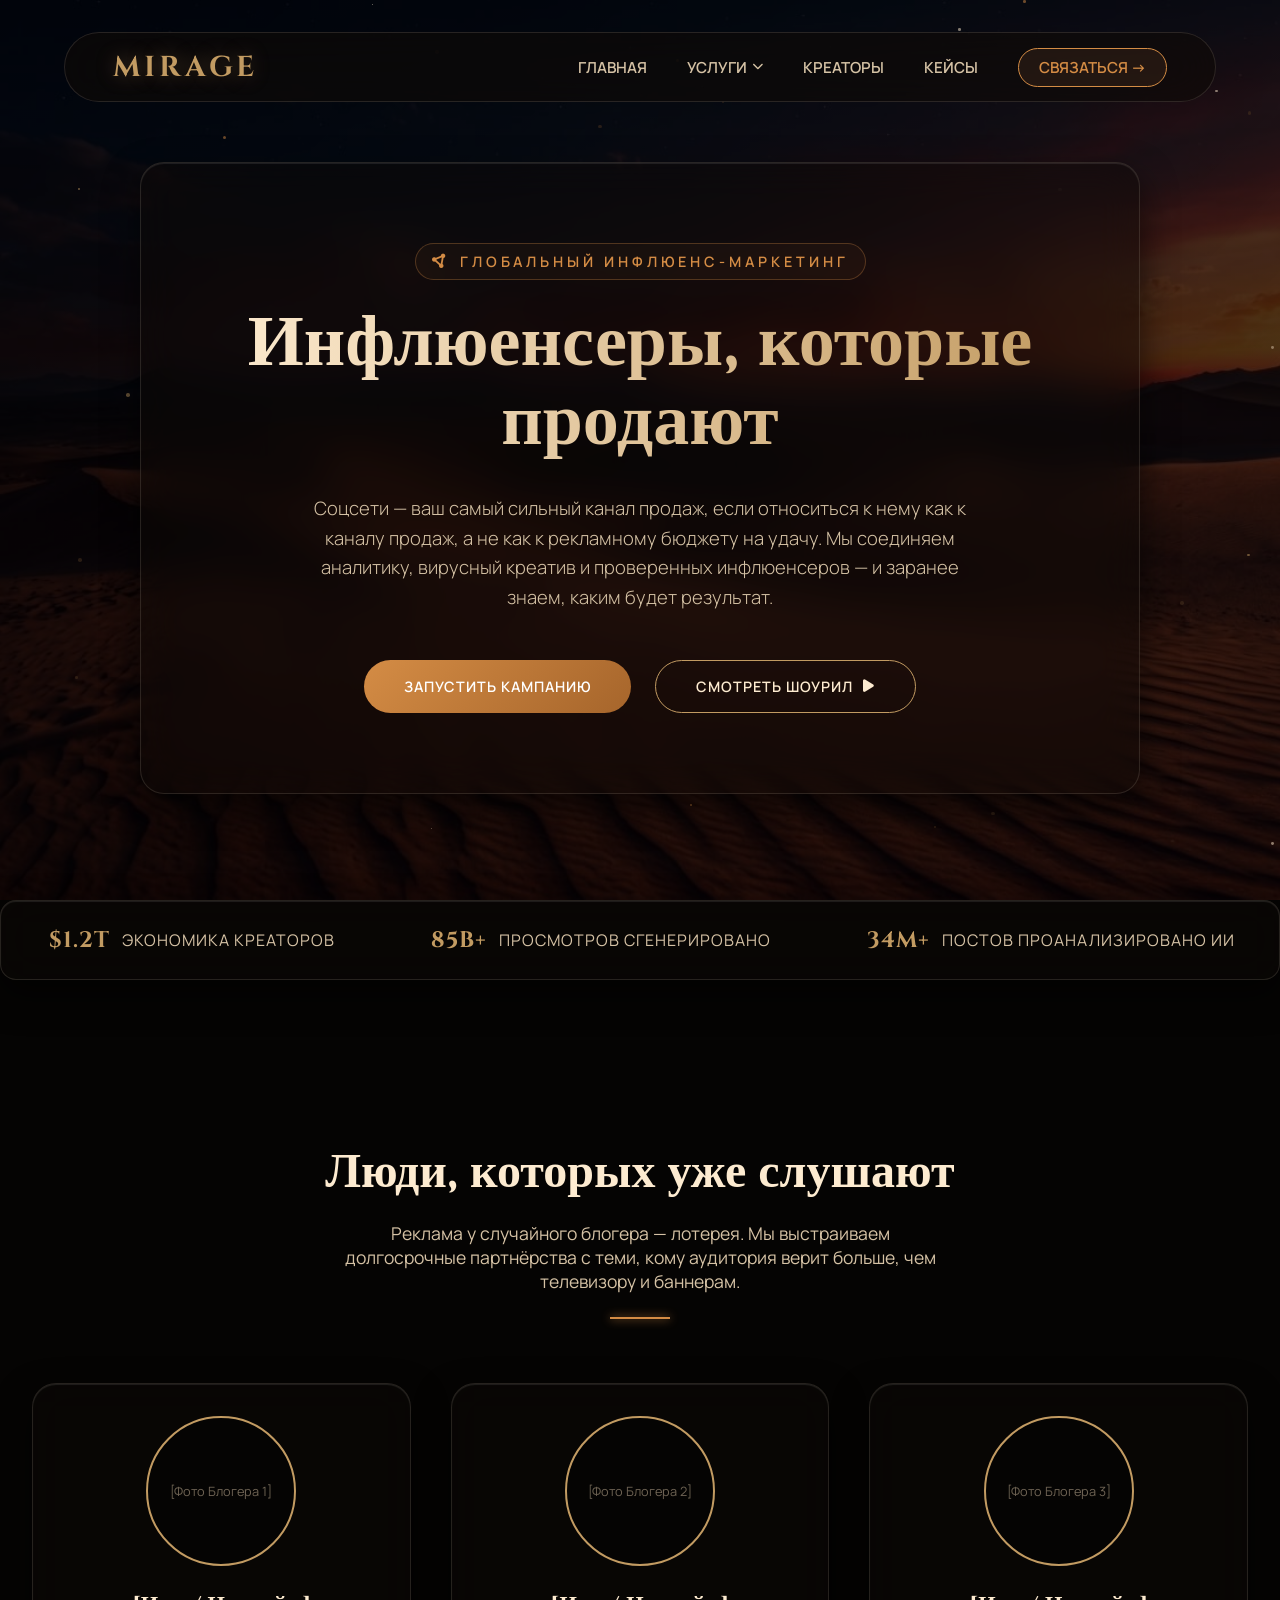
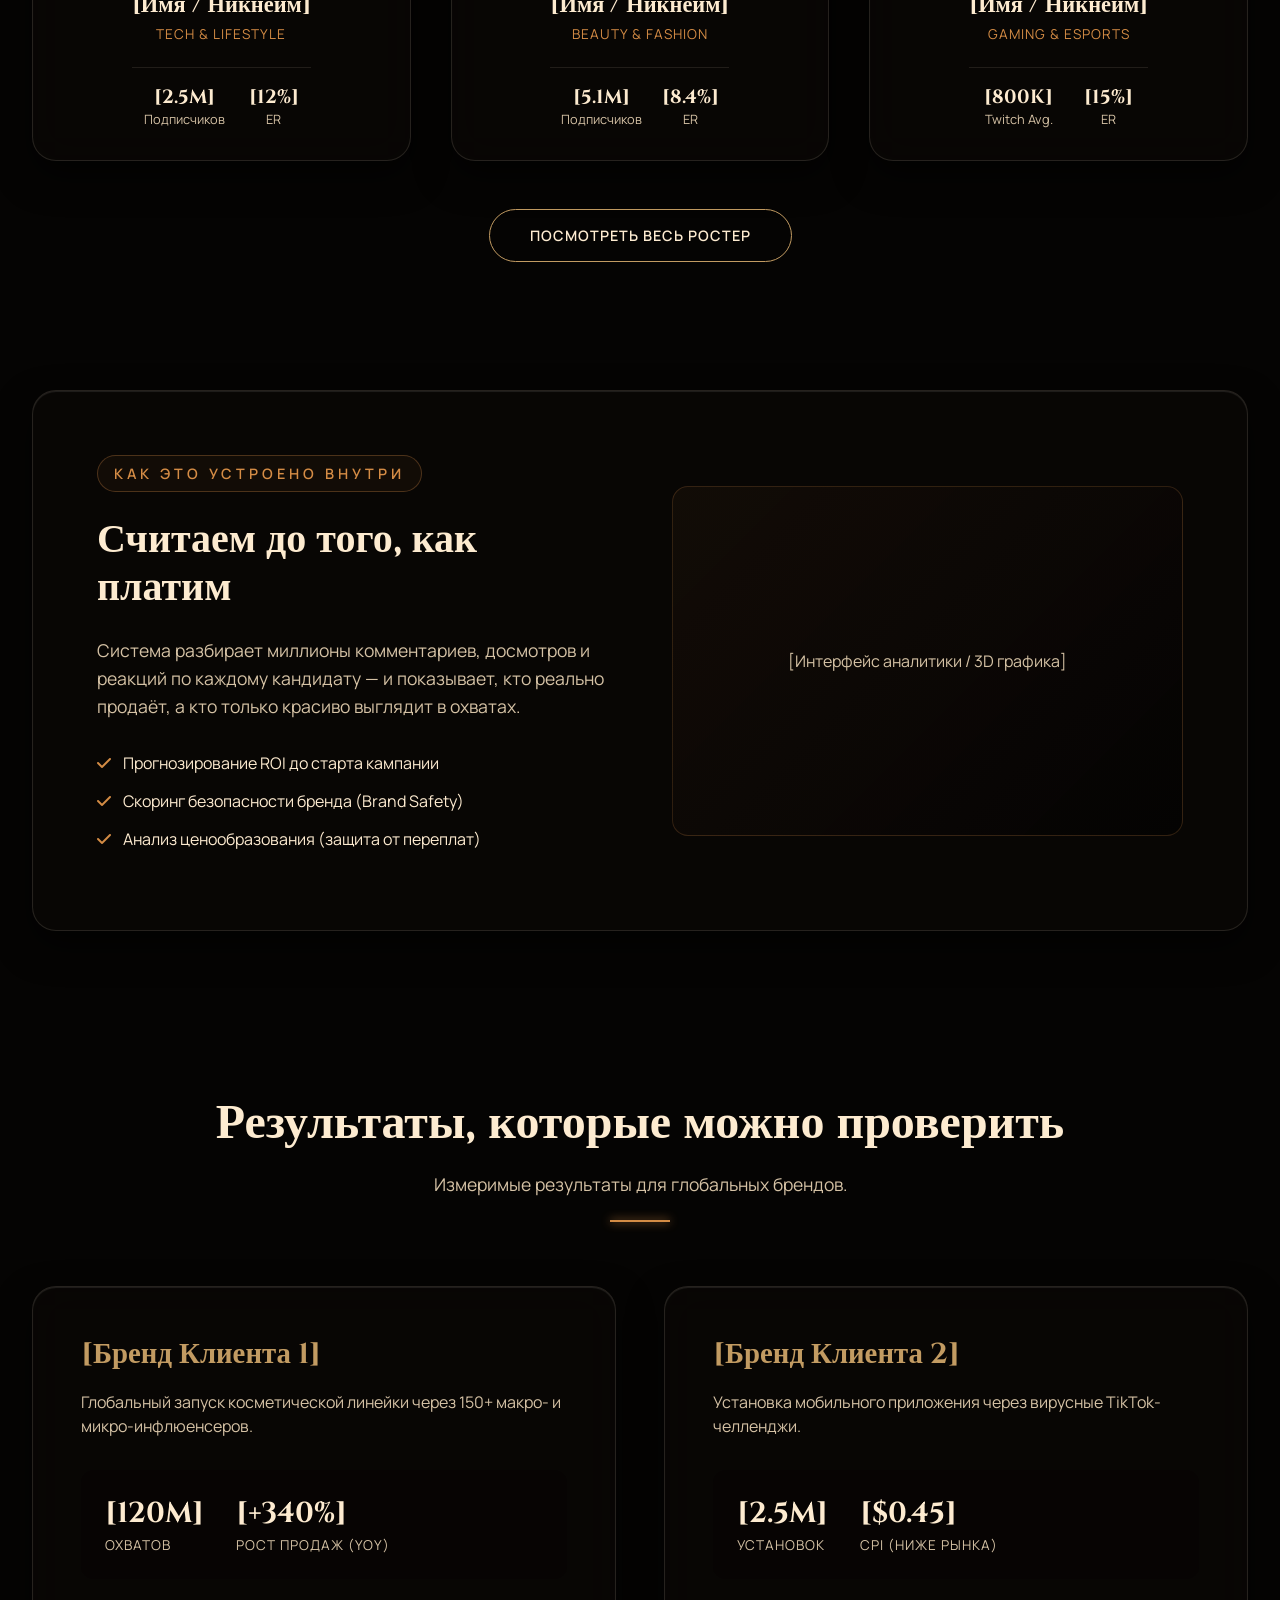
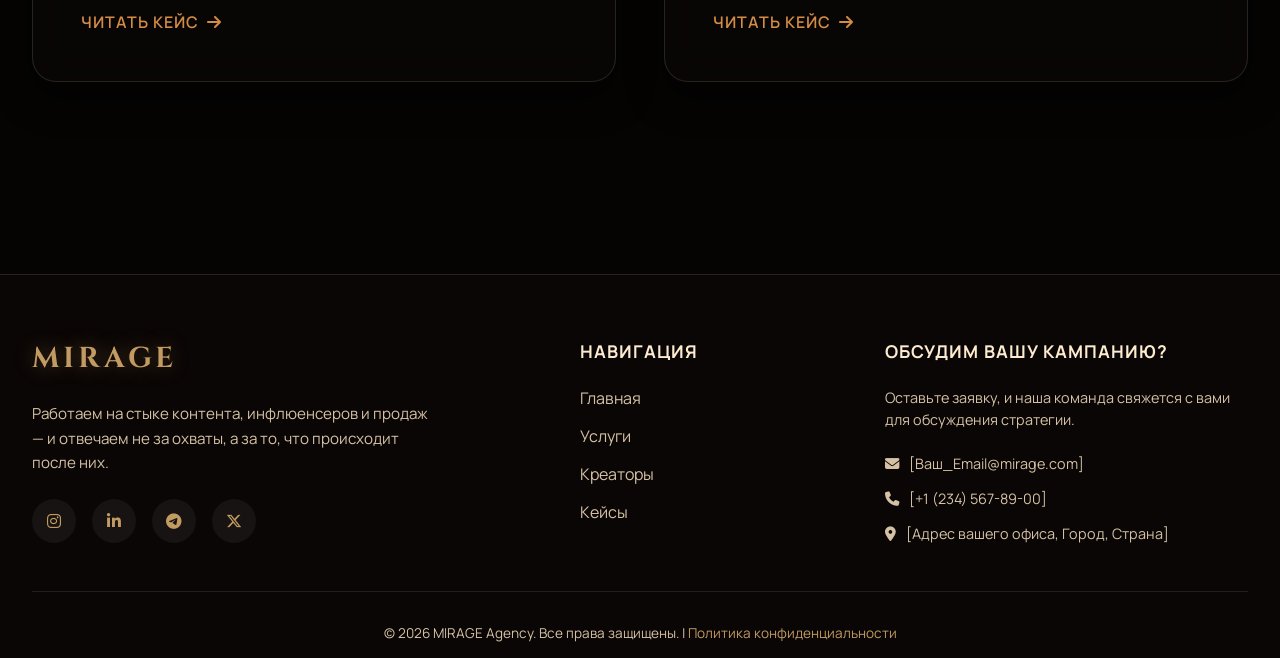
<file: index.html>
<!DOCTYPE html>
<html lang="ru">
<head>
    <meta charset="UTF-8">
    <meta name="viewport" content="width=device-width, initial-scale=1.0">
    <title>MIRAGE | Elite Influencer & Social Agency</title>
    <meta name="description" content="MIRAGE — агентство инфлюенс-маркетинга: подбор блогеров по данным, вирусный контент и измеримый ROI для брендов.">
    <link rel="icon" href="data:image/svg+xml,%3Csvg xmlns='http://www.w3.org/2000/svg' viewBox='0 0 100 100'%3E%3Crect width='100' height='100' rx='22' fill='%230f0a08'/%3E%3Ctext x='50' y='68' font-family='Georgia,serif' font-size='58' font-weight='700' fill='%23c29b62' text-anchor='middle'%3EM%3C/text%3E%3C/svg%3E">
    <link rel="stylesheet" href="style.css">

    <link rel="preconnect" href="https://fonts.googleapis.com">
    <link rel="preconnect" href="https://fonts.gstatic.com" crossorigin>
    <link href="https://fonts.googleapis.com/css2?family=Cinzel:wght@400;500;700&family=Manrope:wght@200;300;400;600&display=swap" rel="stylesheet">
    
    <link rel="stylesheet" href="https://cdnjs.cloudflare.com/ajax/libs/font-awesome/6.4.0/css/all.min.css">
</head>
<body>
    <div class="bg-overlay"></div>
    <div id="particles-container"></div>

    <!-- Стеклянное Навигационное Меню -->
    <nav class="glass-nav">
        <div class="logo">MIRAGE</div>
        
        <!-- Меню ссылок -->
        <ul class="nav-links" id="primary-navigation">
            <li><a href="#home" class="active">Главная</a></li>

            <li class="has-mega-menu">
                <a href="#services-menu" class="mega-menu-trigger" aria-haspopup="true" aria-expanded="false" aria-controls="services-menu">Услуги <i class="fa-solid fa-chevron-down nav-icon" aria-hidden="true"></i></a>
                <div class="mega-menu glass-panel" id="services-menu">
                    <div class="mega-menu-grid">
                        <div class="mega-tabs-panel">
                            <div class="mega-tabs" role="tablist" aria-label="Категории услуг">
                                <button type="button" class="mega-tab active" role="tab" aria-selected="true" aria-controls="mega-tabpanel-social" id="mega-tab-social">Комплексный Social</button>
                                <button type="button" class="mega-tab" role="tab" aria-selected="false" aria-controls="mega-tabpanel-brands" id="mega-tab-brands" tabindex="-1">Для Брендов</button>
                            </div>

                            <div class="mega-tab-panel active" id="mega-tabpanel-social" role="tabpanel" aria-labelledby="mega-tab-social">
                                <ul>
                                    <li><a href="services/social-strategy.html">Social Стратегия</a></li>
                                    <li><a href="services/influencer-marketing.html">Инфлюенс-Маркетинг</a></li>
                                    <li><a href="services/content-studio.html">Студия Контента</a></li>
                                    <li><a href="services/community-management.html">Комьюнити Менеджмент</a></li>
                                    <li><a href="services/tiktok-reels-marketing.html">TikTok & Reels Маркетинг</a></li>
                                    <li><a href="services/ai-discovery.html">AI Дискавери (Поиск талантов)</a></li>
                                    <li><a href="#" class="view-all">Все услуги &rarr;</a></li>
                                </ul>
                            </div>
                            <div class="mega-tab-panel" id="mega-tabpanel-brands" role="tabpanel" aria-labelledby="mega-tab-brands" hidden>
                                <ul>
                                    <li><a href="brands/why-mirage.html">Почему MIRAGE?</a></li>
                                    <li><a href="brands/case-studies.html">Кейсы и Результаты</a></li>
                                    <li><a href="brands/social-ai-platform.html">Платформа Social AI</a></li>
                                    <li><a href="brands/brand-safety.html">Безопасность Бренда (Brand Safety)</a></li>
                                </ul>
                            </div>
                        </div>
                        <div class="mega-col featured-card">
                            <div class="glass-panel inner-card">
                                <h4>WHITE PAPER: ПРЕДСКАЗУЕМЫЙ SOCIAL ROI</h4>
                                <p>Узнайте, как поведенческие сигналы превращают инвестиции в социальные сети в измеримый рост бизнеса.</p>
                                <a class="featured-image-placeholder" href="assets/MIRAGE-Social-ROI-Whitepaper.pdf" download="MIRAGE-Social-ROI-Whitepaper.pdf">
                                    <i class="fa-solid fa-file-pdf" aria-hidden="true"></i> Скачать отчет
                                </a>
                            </div>
                        </div>
                    </div>
                </div>
            </li>
            
            <li><a href="#creators">Креаторы</a></li>
            <li><a href="#cases">Кейсы</a></li>
            <li><a href="#contact" class="nav-cta">Связаться &rarr;</a></li>
        </ul>
        
        <!-- Бургер-меню для мобильных -->
        <button type="button" class="menu-toggle" aria-label="Открыть меню" aria-expanded="false" aria-controls="primary-navigation">
            <i class="fa-solid fa-bars" aria-hidden="true"></i>
        </button>
    </nav>

    <main>
        <!-- Герой Секция -->
        <section id="home" class="hero-section">
            <div class="glass-panel hero-card fade-in">
                <span class="eyebrow"><i class="fa-solid fa-circle-nodes"></i> Глобальный Инфлюенс-Маркетинг</span>
                <h1 class="hero-title">Инфлюенсеры, которые продают</h1>
                <p class="hero-subtitle">Соцсети — ваш самый сильный канал продаж, если относиться к нему как к каналу продаж, а не как к рекламному бюджету на удачу. Мы соединяем аналитику, вирусный креатив и проверенных инфлюенсеров — и заранее знаем, каким будет результат.</p>
                <div class="cta-group">
                    <button type="button" class="cta-button primary">Запустить кампанию</button>
                    <button type="button" class="cta-button secondary">Смотреть шоурил <i class="fa-solid fa-play" aria-hidden="true"></i></button>
                </div>
            </div>
        </section>

        <!-- Бегущая строка -->
        <div class="ticker-section glass-panel fade-in stagger-1">
            <div class="ticker-wrapper">
                <div class="ticker-track">
                    <div class="ticker-item"><span>$1.2T</span> Экономика креаторов</div>
                    <div class="ticker-item"><span>85B+</span> Просмотров сгенерировано</div>
                    <div class="ticker-item"><span>34M+</span> Постов проанализировано ИИ</div>
                    <div class="ticker-item"><span>100%</span> Data-Driven решения</div>
                    <div class="ticker-item"><span>$1.2T</span> Экономика креаторов</div>
                    <div class="ticker-item"><span>85B+</span> Просмотров сгенерировано</div>
                    <div class="ticker-item"><span>34M+</span> Постов проанализировано ИИ</div>
                    <div class="ticker-item"><span>100%</span> Data-Driven решения</div>
                </div>
            </div>
        </div>

        <!-- Секция: Креаторы -->
        <section id="creators" class="roster-section">
            <div class="section-header fade-in">
                <h2>Люди, которых уже слушают</h2>
                <p class="section-subtitle">Реклама у случайного блогера — лотерея. Мы выстраиваем долгосрочные партнёрства с теми, кому аудитория верит больше, чем телевизору и баннерам.</p>
                <div class="divider"></div>
            </div>

            <div class="creators-grid">
                <div class="glass-panel creator-card fade-in stagger-1">
                    <div class="creator-image placeholder-img">
                        <span>[Фото Блогера 1]</span>
                    </div>
                    <div class="creator-info">
                        <h3>[Имя / Никнейм]</h3>
                        <span class="niche">Tech & Lifestyle</span>
                        <div class="stats">
                            <div><strong>[2.5M]</strong><br>Подписчиков</div>
                            <div><strong>[12%]</strong><br>ER</div>
                        </div>
                    </div>
                </div>
                
                <div class="glass-panel creator-card fade-in stagger-2">
                    <div class="creator-image placeholder-img">
                        <span>[Фото Блогера 2]</span>
                    </div>
                    <div class="creator-info">
                        <h3>[Имя / Никнейм]</h3>
                        <span class="niche">Beauty & Fashion</span>
                        <div class="stats">
                            <div><strong>[5.1M]</strong><br>Подписчиков</div>
                            <div><strong>[8.4%]</strong><br>ER</div>
                        </div>
                    </div>
                </div>
                
                <div class="glass-panel creator-card fade-in stagger-3">
                    <div class="creator-image placeholder-img">
                        <span>[Фото Блогера 3]</span>
                    </div>
                    <div class="creator-info">
                        <h3>[Имя / Никнейм]</h3>
                        <span class="niche">Gaming & eSports</span>
                        <div class="stats">
                            <div><strong>[800K]</strong><br>Twitch Avg.</div>
                            <div><strong>[15%]</strong><br>ER</div>
                        </div>
                    </div>
                </div>
            </div>
            <div class="text-center fade-in" style="margin-top: 3rem;">
                <button type="button" class="cta-button secondary">Посмотреть весь ростер</button>
            </div>
        </section>

        <!-- Секция: Social AI -->
        <section class="ai-section fade-in">
            <div class="glass-panel ai-card">
                <div class="ai-content">
                    <span class="eyebrow">Как это устроено внутри</span>
                    <h2>Считаем до того, как платим</h2>
                    <p>Система разбирает миллионы комментариев, досмотров и реакций по каждому кандидату — и показывает, кто реально продаёт, а кто только красиво выглядит в охватах.</p>
                    <ul class="ai-features">
                        <li><i class="fa-solid fa-check"></i> Прогнозирование ROI до старта кампании</li>
                        <li><i class="fa-solid fa-check"></i> Скоринг безопасности бренда (Brand Safety)</li>
                        <li><i class="fa-solid fa-check"></i> Анализ ценообразования (защита от переплат)</li>
                    </ul>
                </div>
                <div class="ai-visual placeholder-img">
                    <span>[Интерфейс аналитики / 3D графика]</span>
                </div>
            </div>
        </section>

        <!-- Секция: Кейсы -->
        <section id="cases" class="cases-section">
            <div class="section-header fade-in">
                <h2>Результаты, которые можно проверить</h2>
                <p class="section-subtitle">Измеримые результаты для глобальных брендов.</p>
                <div class="divider"></div>
            </div>

            <div class="cases-grid">
                <div class="glass-panel case-card fade-in stagger-1">
                    <div class="case-brand">
                        <h3>[Бренд Клиента 1]</h3>
                    </div>
                    <p class="case-desc">Глобальный запуск косметической линейки через 150+ макро- и микро-инфлюенсеров.</p>
                    <div class="case-metrics">
                        <div class="metric">
                            <h4>[120M]</h4>
                            <span>Охватов</span>
                        </div>
                        <div class="metric">
                            <h4>[+340%]</h4>
                            <span>Рост продаж (YoY)</span>
                        </div>
                    </div>
                    <a href="#" class="learn-more">Читать кейс <i class="fa-solid fa-arrow-right"></i></a>
                </div>
                
                <div class="glass-panel case-card fade-in stagger-2">
                    <div class="case-brand">
                        <h3>[Бренд Клиента 2]</h3>
                    </div>
                    <p class="case-desc">Установка мобильного приложения через вирусные TikTok-челленджи.</p>
                    <div class="case-metrics">
                        <div class="metric">
                            <h4>[2.5M]</h4>
                            <span>Установок</span>
                        </div>
                        <div class="metric">
                            <h4>[$0.45]</h4>
                            <span>CPI (Ниже рынка)</span>
                        </div>
                    </div>
                    <a href="#" class="learn-more">Читать кейс <i class="fa-solid fa-arrow-right"></i></a>
                </div>
            </div>
        </section>
    </main>

    <!-- Подвал / Контакты -->
    <footer id="contact" class="glass-footer">
        <div class="footer-grid">
            <div class="footer-brand">
                <div class="logo">MIRAGE</div>
                <p>Работаем на стыке контента, инфлюенсеров и продаж — и отвечаем не за охваты, а за то, что происходит после них.</p>
                <!-- TODO: перед публикацией заменить href="#" на реальные ссылки соцсетей -->
                <div class="social-links">
                    <a href="#" aria-label="Instagram"><i class="fa-brands fa-instagram" aria-hidden="true"></i></a>
                    <a href="#" aria-label="LinkedIn"><i class="fa-brands fa-linkedin-in" aria-hidden="true"></i></a>
                    <a href="#" aria-label="Telegram"><i class="fa-brands fa-telegram" aria-hidden="true"></i></a>
                    <a href="#" aria-label="Twitter / X"><i class="fa-brands fa-x-twitter" aria-hidden="true"></i></a>
                </div>
            </div>
            
            <div class="footer-links">
                <h4>Навигация</h4>
                <ul>
                    <li><a href="#home">Главная</a></li>
                    <li><a href="#services-menu">Услуги</a></li>
                    <li><a href="#creators">Креаторы</a></li>
                    <li><a href="#cases">Кейсы</a></li>
                </ul>
            </div>
            
            <div class="footer-contact">
                <h4>Обсудим вашу кампанию?</h4>
                <p>Оставьте заявку, и наша команда свяжется с вами для обсуждения стратегии.</p>
                <!-- TODO: перед публикацией подставить реальные email/телефон/адрес -->
                <ul>
                    <li><i class="fa-solid fa-envelope" aria-hidden="true"></i> <a href="#">[Ваш_Email@mirage.com]</a></li>
                    <li><i class="fa-solid fa-phone" aria-hidden="true"></i> <a href="#">[+1 (234) 567-89-00]</a></li>
                    <li><i class="fa-solid fa-location-dot" aria-hidden="true"></i> [Адрес вашего офиса, Город, Страна]</li>
                </ul>
            </div>
        </div>
        <div class="footer-bottom">
            <p>&copy; 2026 MIRAGE Agency. Все права защищены. | <a href="#">Политика конфиденциальности</a></p>
        </div>
    </footer>

    <script src="script.js"></script>
</body>
</html>
</file>
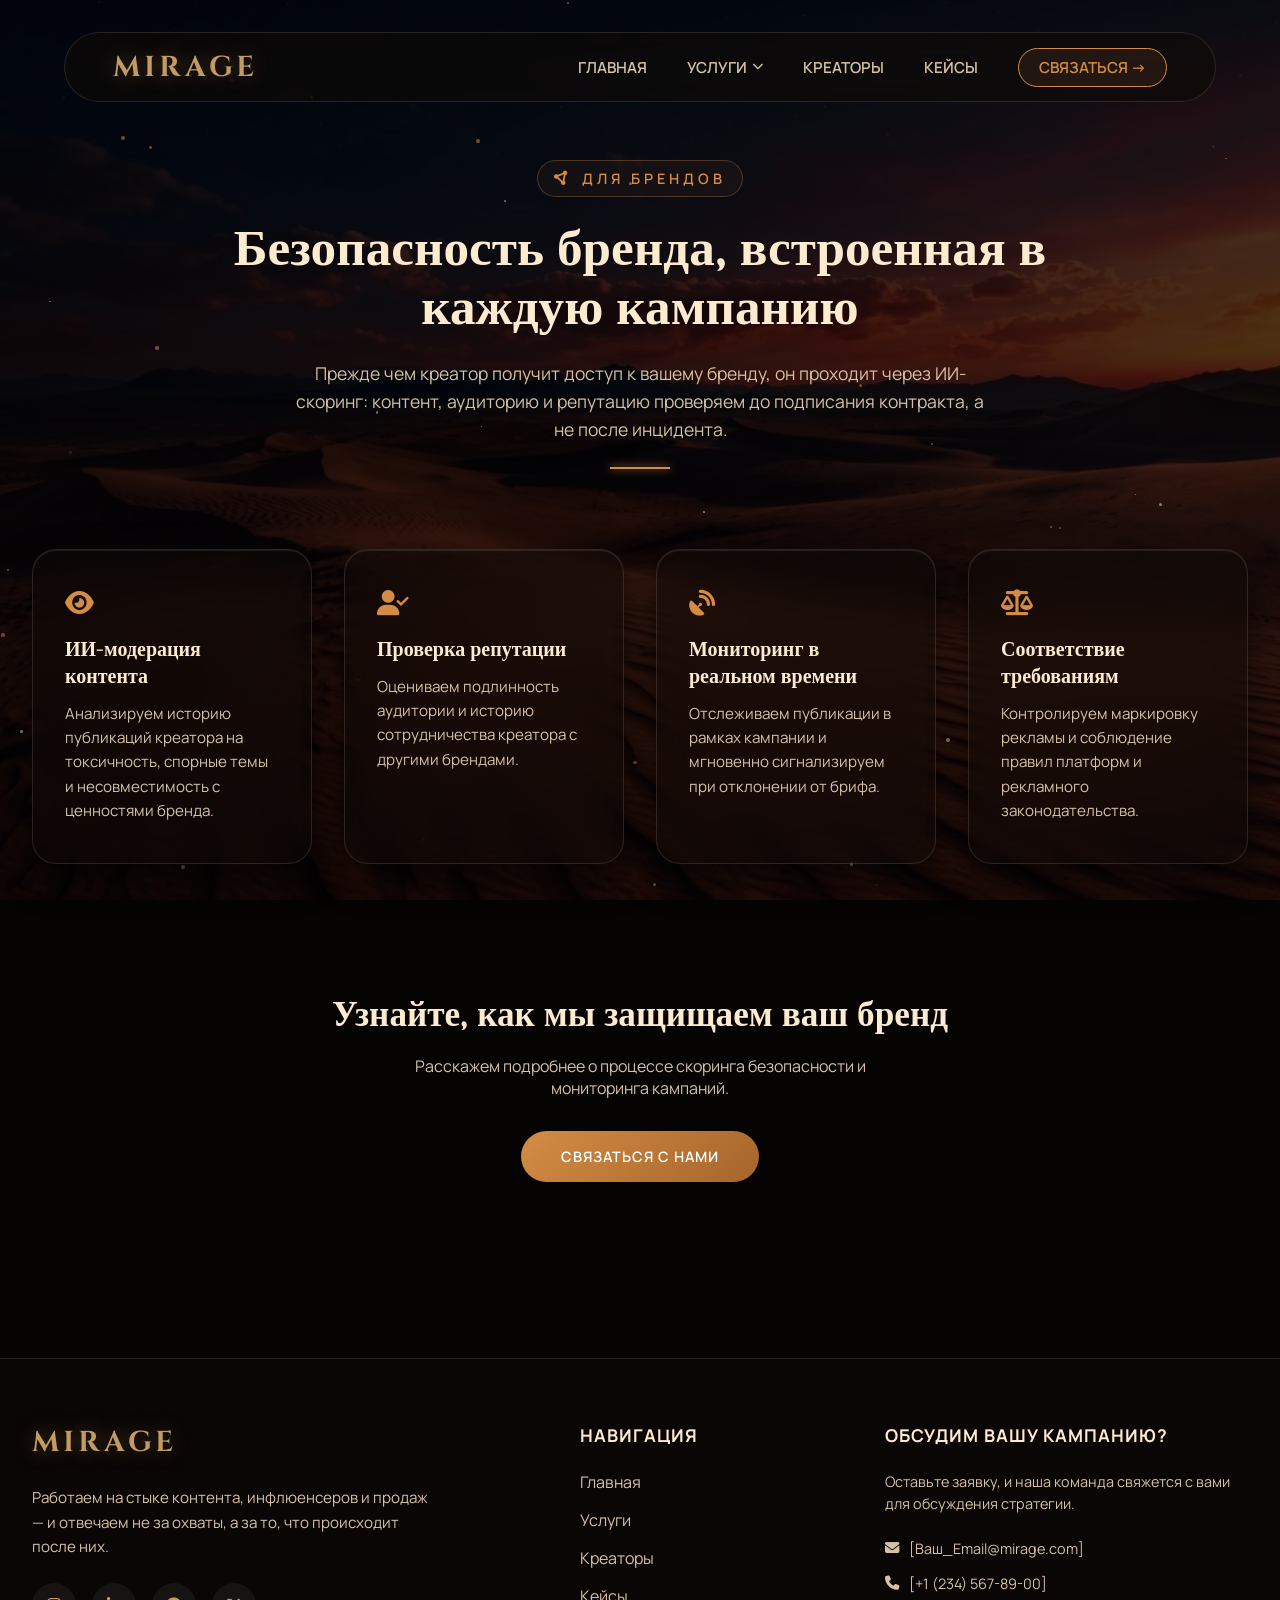
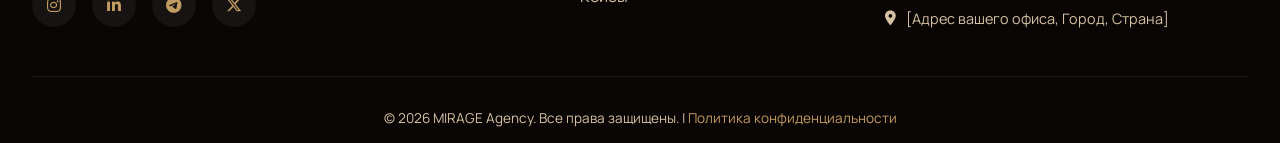
<file: brands/brand-safety.html>
<!DOCTYPE html>
<html lang="ru">
<head>
    <meta charset="UTF-8">
    <meta name="viewport" content="width=device-width, initial-scale=1.0">
    <title>Безопасность Бренда | MIRAGE Agency</title>
    <meta name="description" content="Brand Safety в MIRAGE: ИИ-модерация контента, проверка репутации креаторов и мониторинг кампаний в реальном времени.">
    <link rel="icon" href="data:image/svg+xml,%3Csvg xmlns='http://www.w3.org/2000/svg' viewBox='0 0 100 100'%3E%3Crect width='100' height='100' rx='22' fill='%230f0a08'/%3E%3Ctext x='50' y='68' font-family='Georgia,serif' font-size='58' font-weight='700' fill='%23c29b62' text-anchor='middle'%3EM%3C/text%3E%3C/svg%3E">
    <link rel="stylesheet" href="../style.css">

    <link rel="preconnect" href="https://fonts.googleapis.com">
    <link rel="preconnect" href="https://fonts.gstatic.com" crossorigin>
    <link href="https://fonts.googleapis.com/css2?family=Cinzel:wght@400;500;700&family=Manrope:wght@200;300;400;600&display=swap" rel="stylesheet">

    <link rel="stylesheet" href="https://cdnjs.cloudflare.com/ajax/libs/font-awesome/6.4.0/css/all.min.css">
</head>
<body>
    <div class="bg-overlay"></div>
    <div id="particles-container"></div>

    <!-- Стеклянное Навигационное Меню -->
    <nav class="glass-nav">
        <div class="logo"><a href="../index.html">MIRAGE</a></div>

        <!-- Меню ссылок -->
        <ul class="nav-links" id="primary-navigation">
            <li><a href="../index.html#home">Главная</a></li>

            <li class="has-mega-menu">
                <a href="#services-menu" class="mega-menu-trigger" aria-haspopup="true" aria-expanded="false" aria-controls="services-menu">Услуги <i class="fa-solid fa-chevron-down nav-icon" aria-hidden="true"></i></a>
                <div class="mega-menu glass-panel" id="services-menu">
                    <div class="mega-menu-grid">
                        <div class="mega-tabs-panel">
                            <div class="mega-tabs" role="tablist" aria-label="Категории услуг">
                                <button type="button" class="mega-tab active" role="tab" aria-selected="true" aria-controls="mega-tabpanel-social" id="mega-tab-social">Комплексный Social</button>
                                <button type="button" class="mega-tab" role="tab" aria-selected="false" aria-controls="mega-tabpanel-brands" id="mega-tab-brands" tabindex="-1">Для Брендов</button>
                            </div>

                            <div class="mega-tab-panel active" id="mega-tabpanel-social" role="tabpanel" aria-labelledby="mega-tab-social">
                                <ul>
                                    <li><a href="../services/social-strategy.html">Social Стратегия</a></li>
                                    <li><a href="../services/influencer-marketing.html">Инфлюенс-Маркетинг</a></li>
                                    <li><a href="../services/content-studio.html">Студия Контента</a></li>
                                    <li><a href="../services/community-management.html">Комьюнити Менеджмент</a></li>
                                    <li><a href="../services/tiktok-reels-marketing.html">TikTok & Reels Маркетинг</a></li>
                                    <li><a href="../services/ai-discovery.html">AI Дискавери (Поиск талантов)</a></li>
                                    <li><a href="#" class="view-all">Все услуги &rarr;</a></li>
                                </ul>
                            </div>
                            <div class="mega-tab-panel" id="mega-tabpanel-brands" role="tabpanel" aria-labelledby="mega-tab-brands" hidden>
                                <ul>
                                    <li><a href="why-mirage.html">Почему MIRAGE?</a></li>
                                    <li><a href="case-studies.html">Кейсы и Результаты</a></li>
                                    <li><a href="social-ai-platform.html">Платформа Social AI</a></li>
                                    <li><a href="brand-safety.html" aria-current="page">Безопасность Бренда (Brand Safety)</a></li>
                                </ul>
                            </div>
                        </div>
                        <div class="mega-col featured-card">
                            <div class="glass-panel inner-card">
                                <h4>WHITE PAPER: ПРЕДСКАЗУЕМЫЙ SOCIAL ROI</h4>
                                <p>Узнайте, как поведенческие сигналы превращают инвестиции в социальные сети в измеримый рост бизнеса.</p>
                                <a class="featured-image-placeholder" href="../assets/MIRAGE-Social-ROI-Whitepaper.pdf" download="MIRAGE-Social-ROI-Whitepaper.pdf">
                                    <i class="fa-solid fa-file-pdf" aria-hidden="true"></i> Скачать отчет
                                </a>
                            </div>
                        </div>
                    </div>
                </div>
            </li>

            <li><a href="../index.html#creators">Креаторы</a></li>
            <li><a href="../index.html#cases">Кейсы</a></li>
            <li><a href="#contact" class="nav-cta">Связаться &rarr;</a></li>
        </ul>

        <!-- Бургер-меню для мобильных -->
        <button type="button" class="menu-toggle" aria-label="Открыть меню" aria-expanded="false" aria-controls="primary-navigation">
            <i class="fa-solid fa-bars" aria-hidden="true"></i>
        </button>
    </nav>

    <main>
        <section class="page-hero fade-in">
            <span class="eyebrow"><i class="fa-solid fa-circle-nodes" aria-hidden="true"></i> Для Брендов</span>
            <h1>Безопасность бренда, встроенная в каждую кампанию</h1>
            <p class="lede">Прежде чем креатор получит доступ к вашему бренду, он проходит через ИИ-скоринг: контент, аудиторию и репутацию проверяем до подписания контракта, а не после инцидента.</p>
            <div class="divider"></div>
        </section>

        <section class="feature-grid">
            <div class="glass-panel feature-card fade-in stagger-1">
                <i class="fa-solid fa-eye" aria-hidden="true"></i>
                <h3>ИИ-модерация контента</h3>
                <p>Анализируем историю публикаций креатора на токсичность, спорные темы и несовместимость с ценностями бренда.</p>
            </div>
            <div class="glass-panel feature-card fade-in stagger-2">
                <i class="fa-solid fa-user-check" aria-hidden="true"></i>
                <h3>Проверка репутации</h3>
                <p>Оцениваем подлинность аудитории и историю сотрудничества креатора с другими брендами.</p>
            </div>
            <div class="glass-panel feature-card fade-in stagger-3">
                <i class="fa-solid fa-satellite-dish" aria-hidden="true"></i>
                <h3>Мониторинг в реальном времени</h3>
                <p>Отслеживаем публикации в рамках кампании и мгновенно сигнализируем при отклонении от брифа.</p>
            </div>
            <div class="glass-panel feature-card fade-in stagger-1">
                <i class="fa-solid fa-scale-balanced" aria-hidden="true"></i>
                <h3>Соответствие требованиям</h3>
                <p>Контролируем маркировку рекламы и соблюдение правил платформ и рекламного законодательства.</p>
            </div>
        </section>

        <section class="page-cta fade-in">
            <h2>Узнайте, как мы защищаем ваш бренд</h2>
            <p>Расскажем подробнее о процессе скоринга безопасности и мониторинга кампаний.</p>
            <a href="#contact" class="cta-button primary">Связаться с нами</a>
        </section>
    </main>

    <!-- Подвал / Контакты -->
    <footer id="contact" class="glass-footer">
        <div class="footer-grid">
            <div class="footer-brand">
                <div class="logo"><a href="../index.html">MIRAGE</a></div>
                <p>Работаем на стыке контента, инфлюенсеров и продаж — и отвечаем не за охваты, а за то, что происходит после них.</p>
                <!-- TODO: перед публикацией заменить href="#" на реальные ссылки соцсетей -->
                <div class="social-links">
                    <a href="#" aria-label="Instagram"><i class="fa-brands fa-instagram" aria-hidden="true"></i></a>
                    <a href="#" aria-label="LinkedIn"><i class="fa-brands fa-linkedin-in" aria-hidden="true"></i></a>
                    <a href="#" aria-label="Telegram"><i class="fa-brands fa-telegram" aria-hidden="true"></i></a>
                    <a href="#" aria-label="Twitter / X"><i class="fa-brands fa-x-twitter" aria-hidden="true"></i></a>
                </div>
            </div>

            <div class="footer-links">
                <h4>Навигация</h4>
                <ul>
                    <li><a href="../index.html#home">Главная</a></li>
                    <li><a href="../index.html#services-menu">Услуги</a></li>
                    <li><a href="../index.html#creators">Креаторы</a></li>
                    <li><a href="../index.html#cases">Кейсы</a></li>
                </ul>
            </div>

            <div class="footer-contact">
                <h4>Обсудим вашу кампанию?</h4>
                <p>Оставьте заявку, и наша команда свяжется с вами для обсуждения стратегии.</p>
                <!-- TODO: перед публикацией подставить реальные email/телефон/адрес -->
                <ul>
                    <li><i class="fa-solid fa-envelope" aria-hidden="true"></i> <a href="#">[Ваш_Email@mirage.com]</a></li>
                    <li><i class="fa-solid fa-phone" aria-hidden="true"></i> <a href="#">[+1 (234) 567-89-00]</a></li>
                    <li><i class="fa-solid fa-location-dot" aria-hidden="true"></i> [Адрес вашего офиса, Город, Страна]</li>
                </ul>
            </div>
        </div>
        <div class="footer-bottom">
            <p>&copy; 2026 MIRAGE Agency. Все права защищены. | <a href="#">Политика конфиденциальности</a></p>
        </div>
    </footer>

    <script src="../script.js"></script>
</body>
</html>
</file>
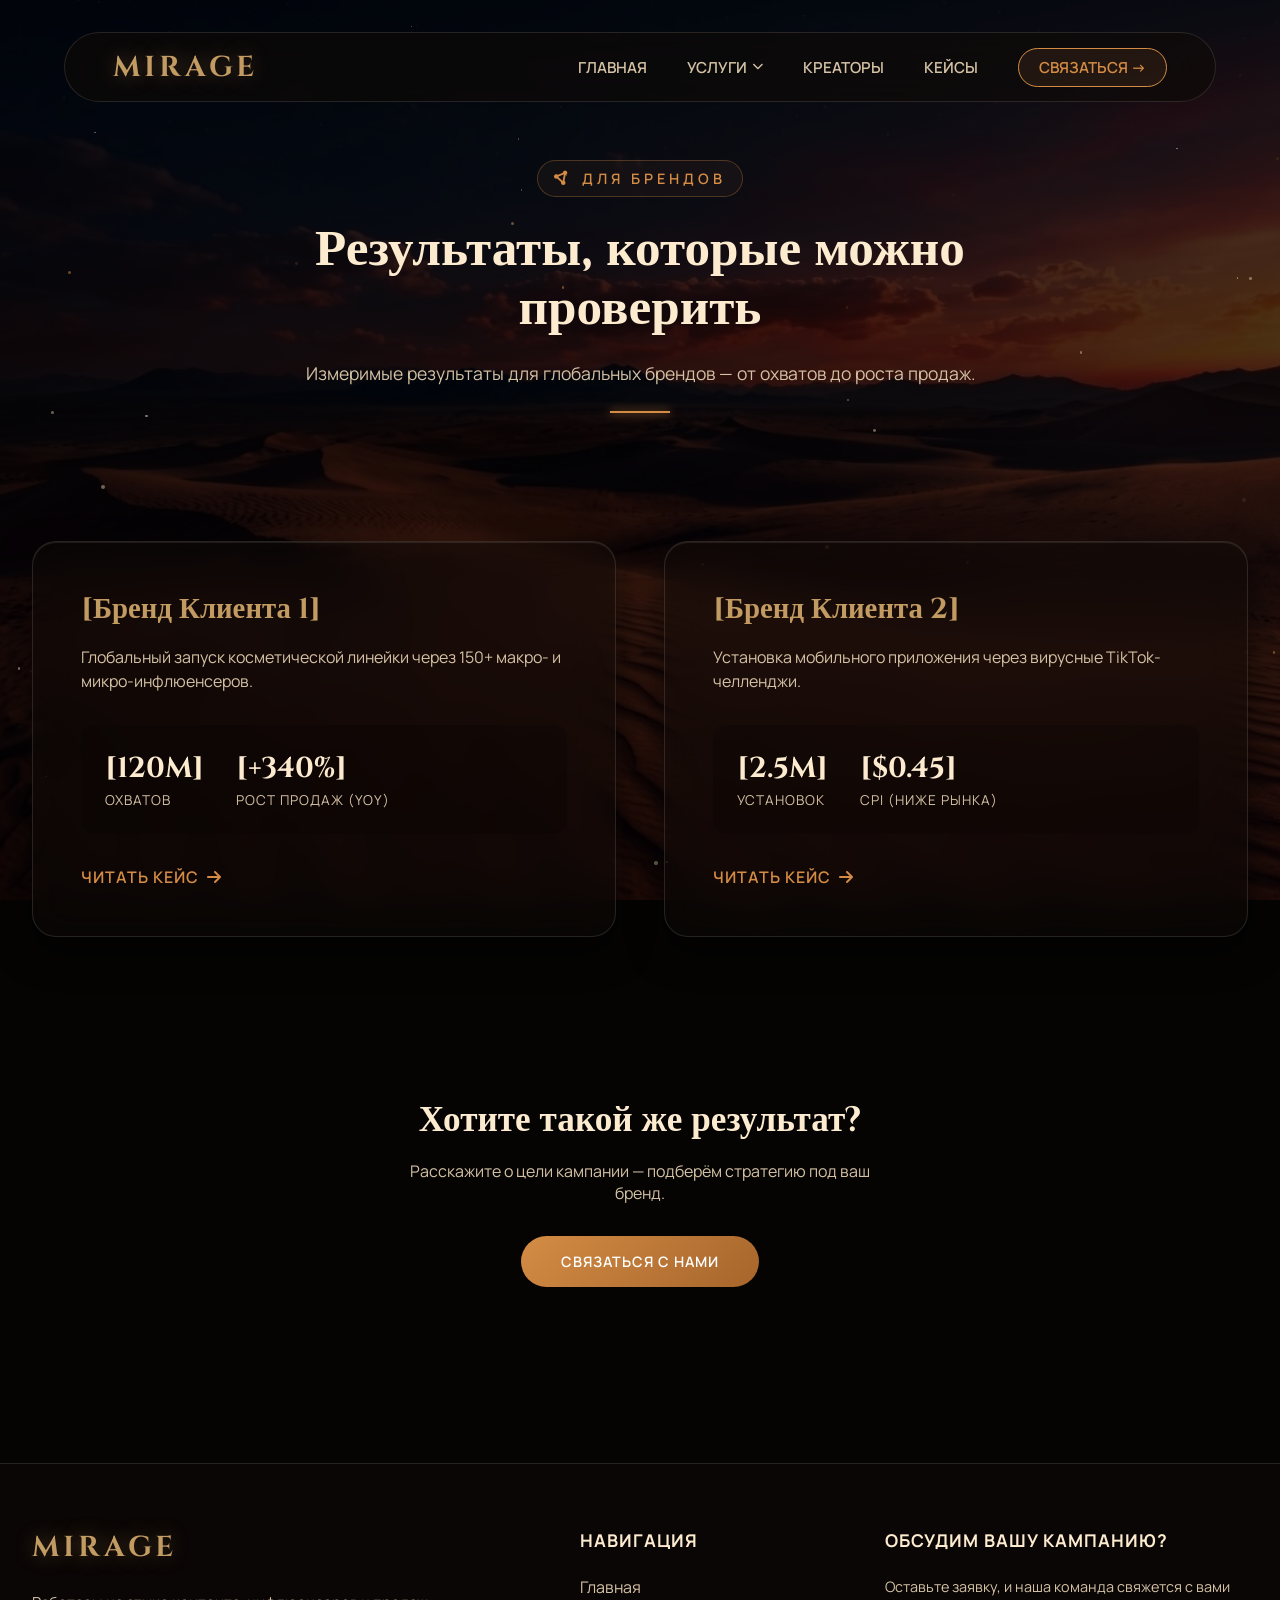
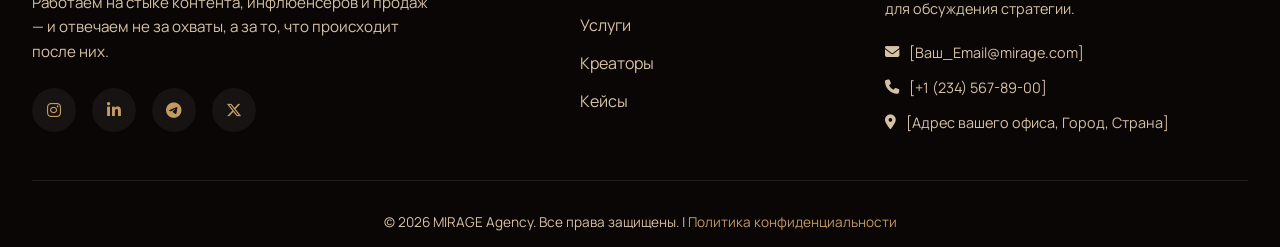
<file: brands/case-studies.html>
<!DOCTYPE html>
<html lang="ru">
<head>
    <meta charset="UTF-8">
    <meta name="viewport" content="width=device-width, initial-scale=1.0">
    <title>Кейсы и Результаты | MIRAGE Agency</title>
    <meta name="description" content="Кейсы MIRAGE: реальные результаты кампаний с инфлюенсерами — охваты, установки и рост продаж в цифрах.">
    <link rel="icon" href="data:image/svg+xml,%3Csvg xmlns='http://www.w3.org/2000/svg' viewBox='0 0 100 100'%3E%3Crect width='100' height='100' rx='22' fill='%230f0a08'/%3E%3Ctext x='50' y='68' font-family='Georgia,serif' font-size='58' font-weight='700' fill='%23c29b62' text-anchor='middle'%3EM%3C/text%3E%3C/svg%3E">
    <link rel="stylesheet" href="../style.css">

    <link rel="preconnect" href="https://fonts.googleapis.com">
    <link rel="preconnect" href="https://fonts.gstatic.com" crossorigin>
    <link href="https://fonts.googleapis.com/css2?family=Cinzel:wght@400;500;700&family=Manrope:wght@200;300;400;600&display=swap" rel="stylesheet">

    <link rel="stylesheet" href="https://cdnjs.cloudflare.com/ajax/libs/font-awesome/6.4.0/css/all.min.css">
</head>
<body>
    <div class="bg-overlay"></div>
    <div id="particles-container"></div>

    <!-- Стеклянное Навигационное Меню -->
    <nav class="glass-nav">
        <div class="logo"><a href="../index.html">MIRAGE</a></div>

        <!-- Меню ссылок -->
        <ul class="nav-links" id="primary-navigation">
            <li><a href="../index.html#home">Главная</a></li>

            <li class="has-mega-menu">
                <a href="#services-menu" class="mega-menu-trigger" aria-haspopup="true" aria-expanded="false" aria-controls="services-menu">Услуги <i class="fa-solid fa-chevron-down nav-icon" aria-hidden="true"></i></a>
                <div class="mega-menu glass-panel" id="services-menu">
                    <div class="mega-menu-grid">
                        <div class="mega-tabs-panel">
                            <div class="mega-tabs" role="tablist" aria-label="Категории услуг">
                                <button type="button" class="mega-tab active" role="tab" aria-selected="true" aria-controls="mega-tabpanel-social" id="mega-tab-social">Комплексный Social</button>
                                <button type="button" class="mega-tab" role="tab" aria-selected="false" aria-controls="mega-tabpanel-brands" id="mega-tab-brands" tabindex="-1">Для Брендов</button>
                            </div>

                            <div class="mega-tab-panel active" id="mega-tabpanel-social" role="tabpanel" aria-labelledby="mega-tab-social">
                                <ul>
                                    <li><a href="../services/social-strategy.html">Social Стратегия</a></li>
                                    <li><a href="../services/influencer-marketing.html">Инфлюенс-Маркетинг</a></li>
                                    <li><a href="../services/content-studio.html">Студия Контента</a></li>
                                    <li><a href="../services/community-management.html">Комьюнити Менеджмент</a></li>
                                    <li><a href="../services/tiktok-reels-marketing.html">TikTok & Reels Маркетинг</a></li>
                                    <li><a href="../services/ai-discovery.html">AI Дискавери (Поиск талантов)</a></li>
                                    <li><a href="#" class="view-all">Все услуги &rarr;</a></li>
                                </ul>
                            </div>
                            <div class="mega-tab-panel" id="mega-tabpanel-brands" role="tabpanel" aria-labelledby="mega-tab-brands" hidden>
                                <ul>
                                    <li><a href="why-mirage.html">Почему MIRAGE?</a></li>
                                    <li><a href="case-studies.html" aria-current="page">Кейсы и Результаты</a></li>
                                    <li><a href="social-ai-platform.html">Платформа Social AI</a></li>
                                    <li><a href="brand-safety.html">Безопасность Бренда (Brand Safety)</a></li>
                                </ul>
                            </div>
                        </div>
                        <div class="mega-col featured-card">
                            <div class="glass-panel inner-card">
                                <h4>WHITE PAPER: ПРЕДСКАЗУЕМЫЙ SOCIAL ROI</h4>
                                <p>Узнайте, как поведенческие сигналы превращают инвестиции в социальные сети в измеримый рост бизнеса.</p>
                                <a class="featured-image-placeholder" href="../assets/MIRAGE-Social-ROI-Whitepaper.pdf" download="MIRAGE-Social-ROI-Whitepaper.pdf">
                                    <i class="fa-solid fa-file-pdf" aria-hidden="true"></i> Скачать отчет
                                </a>
                            </div>
                        </div>
                    </div>
                </div>
            </li>

            <li><a href="../index.html#creators">Креаторы</a></li>
            <li><a href="../index.html#cases">Кейсы</a></li>
            <li><a href="#contact" class="nav-cta">Связаться &rarr;</a></li>
        </ul>

        <!-- Бургер-меню для мобильных -->
        <button type="button" class="menu-toggle" aria-label="Открыть меню" aria-expanded="false" aria-controls="primary-navigation">
            <i class="fa-solid fa-bars" aria-hidden="true"></i>
        </button>
    </nav>

    <main>
        <section class="page-hero fade-in">
            <span class="eyebrow"><i class="fa-solid fa-circle-nodes" aria-hidden="true"></i> Для Брендов</span>
            <h1>Результаты, которые можно проверить</h1>
            <p class="lede">Измеримые результаты для глобальных брендов — от охватов до роста продаж.</p>
            <div class="divider"></div>
        </section>

        <section class="cases-section">
            <div class="cases-grid">
                <div class="glass-panel case-card fade-in stagger-1">
                    <div class="case-brand">
                        <h3>[Бренд Клиента 1]</h3>
                    </div>
                    <p class="case-desc">Глобальный запуск косметической линейки через 150+ макро- и микро-инфлюенсеров.</p>
                    <div class="case-metrics">
                        <div class="metric">
                            <h4>[120M]</h4>
                            <span>Охватов</span>
                        </div>
                        <div class="metric">
                            <h4>[+340%]</h4>
                            <span>Рост продаж (YoY)</span>
                        </div>
                    </div>
                    <a href="#" class="learn-more">Читать кейс <i class="fa-solid fa-arrow-right" aria-hidden="true"></i></a>
                </div>

                <div class="glass-panel case-card fade-in stagger-2">
                    <div class="case-brand">
                        <h3>[Бренд Клиента 2]</h3>
                    </div>
                    <p class="case-desc">Установка мобильного приложения через вирусные TikTok-челленджи.</p>
                    <div class="case-metrics">
                        <div class="metric">
                            <h4>[2.5M]</h4>
                            <span>Установок</span>
                        </div>
                        <div class="metric">
                            <h4>[$0.45]</h4>
                            <span>CPI (Ниже рынка)</span>
                        </div>
                    </div>
                    <a href="#" class="learn-more">Читать кейс <i class="fa-solid fa-arrow-right" aria-hidden="true"></i></a>
                </div>
            </div>
        </section>

        <section class="page-cta fade-in">
            <h2>Хотите такой же результат?</h2>
            <p>Расскажите о цели кампании — подберём стратегию под ваш бренд.</p>
            <a href="#contact" class="cta-button primary">Связаться с нами</a>
        </section>
    </main>

    <!-- Подвал / Контакты -->
    <footer id="contact" class="glass-footer">
        <div class="footer-grid">
            <div class="footer-brand">
                <div class="logo"><a href="../index.html">MIRAGE</a></div>
                <p>Работаем на стыке контента, инфлюенсеров и продаж — и отвечаем не за охваты, а за то, что происходит после них.</p>
                <!-- TODO: перед публикацией заменить href="#" на реальные ссылки соцсетей -->
                <div class="social-links">
                    <a href="#" aria-label="Instagram"><i class="fa-brands fa-instagram" aria-hidden="true"></i></a>
                    <a href="#" aria-label="LinkedIn"><i class="fa-brands fa-linkedin-in" aria-hidden="true"></i></a>
                    <a href="#" aria-label="Telegram"><i class="fa-brands fa-telegram" aria-hidden="true"></i></a>
                    <a href="#" aria-label="Twitter / X"><i class="fa-brands fa-x-twitter" aria-hidden="true"></i></a>
                </div>
            </div>

            <div class="footer-links">
                <h4>Навигация</h4>
                <ul>
                    <li><a href="../index.html#home">Главная</a></li>
                    <li><a href="../index.html#services-menu">Услуги</a></li>
                    <li><a href="../index.html#creators">Креаторы</a></li>
                    <li><a href="../index.html#cases">Кейсы</a></li>
                </ul>
            </div>

            <div class="footer-contact">
                <h4>Обсудим вашу кампанию?</h4>
                <p>Оставьте заявку, и наша команда свяжется с вами для обсуждения стратегии.</p>
                <!-- TODO: перед публикацией подставить реальные email/телефон/адрес -->
                <ul>
                    <li><i class="fa-solid fa-envelope" aria-hidden="true"></i> <a href="#">[Ваш_Email@mirage.com]</a></li>
                    <li><i class="fa-solid fa-phone" aria-hidden="true"></i> <a href="#">[+1 (234) 567-89-00]</a></li>
                    <li><i class="fa-solid fa-location-dot" aria-hidden="true"></i> [Адрес вашего офиса, Город, Страна]</li>
                </ul>
            </div>
        </div>
        <div class="footer-bottom">
            <p>&copy; 2026 MIRAGE Agency. Все права защищены. | <a href="#">Политика конфиденциальности</a></p>
        </div>
    </footer>

    <script src="../script.js"></script>
</body>
</html>
</file>
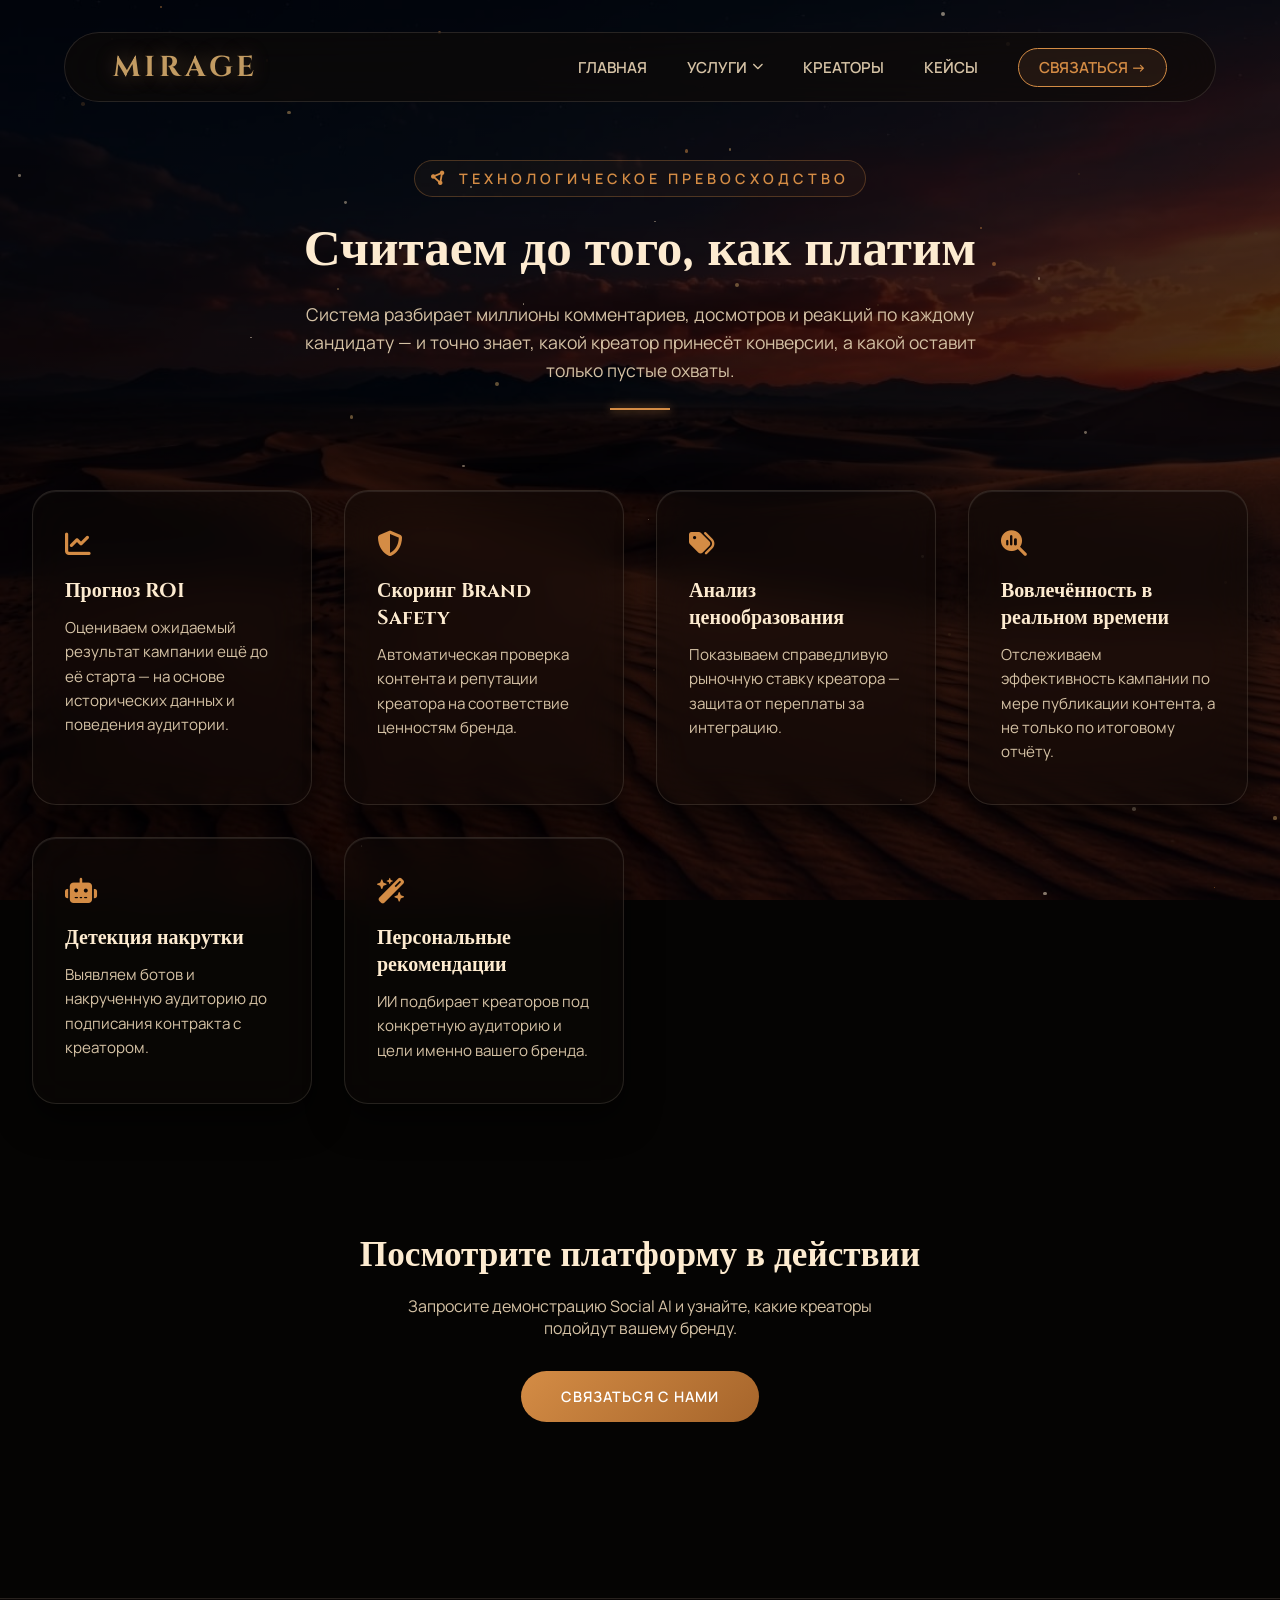
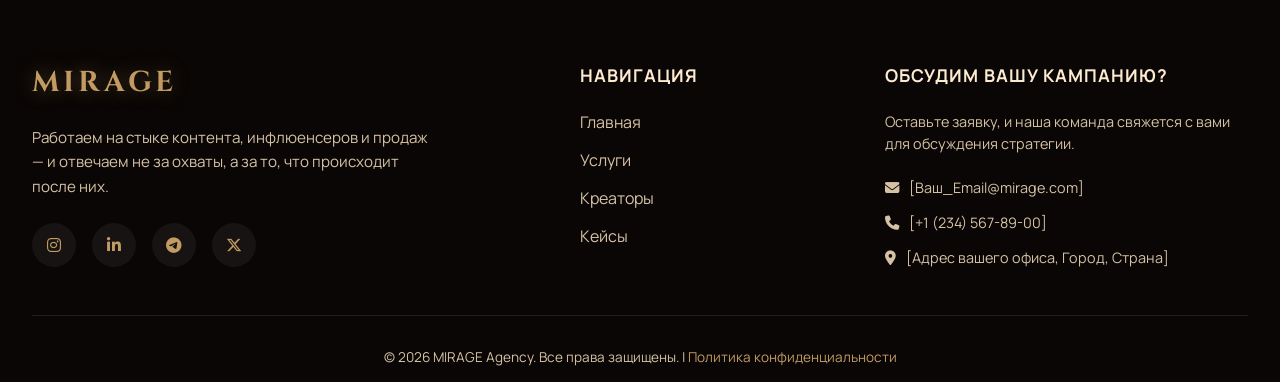
<file: brands/social-ai-platform.html>
<!DOCTYPE html>
<html lang="ru">
<head>
    <meta charset="UTF-8">
    <meta name="viewport" content="width=device-width, initial-scale=1.0">
    <title>Платформа Social AI | MIRAGE Agency</title>
    <meta name="description" content="Платформа Social AI от MIRAGE: прогноз ROI, скоринг Brand Safety и детекция накрутки ещё до старта кампании.">
    <link rel="icon" href="data:image/svg+xml,%3Csvg xmlns='http://www.w3.org/2000/svg' viewBox='0 0 100 100'%3E%3Crect width='100' height='100' rx='22' fill='%230f0a08'/%3E%3Ctext x='50' y='68' font-family='Georgia,serif' font-size='58' font-weight='700' fill='%23c29b62' text-anchor='middle'%3EM%3C/text%3E%3C/svg%3E">
    <link rel="stylesheet" href="../style.css">

    <link rel="preconnect" href="https://fonts.googleapis.com">
    <link rel="preconnect" href="https://fonts.gstatic.com" crossorigin>
    <link href="https://fonts.googleapis.com/css2?family=Cinzel:wght@400;500;700&family=Manrope:wght@200;300;400;600&display=swap" rel="stylesheet">

    <link rel="stylesheet" href="https://cdnjs.cloudflare.com/ajax/libs/font-awesome/6.4.0/css/all.min.css">
</head>
<body>
    <div class="bg-overlay"></div>
    <div id="particles-container"></div>

    <!-- Стеклянное Навигационное Меню -->
    <nav class="glass-nav">
        <div class="logo"><a href="../index.html">MIRAGE</a></div>

        <!-- Меню ссылок -->
        <ul class="nav-links" id="primary-navigation">
            <li><a href="../index.html#home">Главная</a></li>

            <li class="has-mega-menu">
                <a href="#services-menu" class="mega-menu-trigger" aria-haspopup="true" aria-expanded="false" aria-controls="services-menu">Услуги <i class="fa-solid fa-chevron-down nav-icon" aria-hidden="true"></i></a>
                <div class="mega-menu glass-panel" id="services-menu">
                    <div class="mega-menu-grid">
                        <div class="mega-tabs-panel">
                            <div class="mega-tabs" role="tablist" aria-label="Категории услуг">
                                <button type="button" class="mega-tab active" role="tab" aria-selected="true" aria-controls="mega-tabpanel-social" id="mega-tab-social">Комплексный Social</button>
                                <button type="button" class="mega-tab" role="tab" aria-selected="false" aria-controls="mega-tabpanel-brands" id="mega-tab-brands" tabindex="-1">Для Брендов</button>
                            </div>

                            <div class="mega-tab-panel active" id="mega-tabpanel-social" role="tabpanel" aria-labelledby="mega-tab-social">
                                <ul>
                                    <li><a href="../services/social-strategy.html">Social Стратегия</a></li>
                                    <li><a href="../services/influencer-marketing.html">Инфлюенс-Маркетинг</a></li>
                                    <li><a href="../services/content-studio.html">Студия Контента</a></li>
                                    <li><a href="../services/community-management.html">Комьюнити Менеджмент</a></li>
                                    <li><a href="../services/tiktok-reels-marketing.html">TikTok & Reels Маркетинг</a></li>
                                    <li><a href="../services/ai-discovery.html">AI Дискавери (Поиск талантов)</a></li>
                                    <li><a href="#" class="view-all">Все услуги &rarr;</a></li>
                                </ul>
                            </div>
                            <div class="mega-tab-panel" id="mega-tabpanel-brands" role="tabpanel" aria-labelledby="mega-tab-brands" hidden>
                                <ul>
                                    <li><a href="why-mirage.html">Почему MIRAGE?</a></li>
                                    <li><a href="case-studies.html">Кейсы и Результаты</a></li>
                                    <li><a href="social-ai-platform.html" aria-current="page">Платформа Social AI</a></li>
                                    <li><a href="brand-safety.html">Безопасность Бренда (Brand Safety)</a></li>
                                </ul>
                            </div>
                        </div>
                        <div class="mega-col featured-card">
                            <div class="glass-panel inner-card">
                                <h4>WHITE PAPER: ПРЕДСКАЗУЕМЫЙ SOCIAL ROI</h4>
                                <p>Узнайте, как поведенческие сигналы превращают инвестиции в социальные сети в измеримый рост бизнеса.</p>
                                <a class="featured-image-placeholder" href="../assets/MIRAGE-Social-ROI-Whitepaper.pdf" download="MIRAGE-Social-ROI-Whitepaper.pdf">
                                    <i class="fa-solid fa-file-pdf" aria-hidden="true"></i> Скачать отчет
                                </a>
                            </div>
                        </div>
                    </div>
                </div>
            </li>

            <li><a href="../index.html#creators">Креаторы</a></li>
            <li><a href="../index.html#cases">Кейсы</a></li>
            <li><a href="#contact" class="nav-cta">Связаться &rarr;</a></li>
        </ul>

        <!-- Бургер-меню для мобильных -->
        <button type="button" class="menu-toggle" aria-label="Открыть меню" aria-expanded="false" aria-controls="primary-navigation">
            <i class="fa-solid fa-bars" aria-hidden="true"></i>
        </button>
    </nav>

    <main>
        <section class="page-hero fade-in">
            <span class="eyebrow"><i class="fa-solid fa-circle-nodes" aria-hidden="true"></i> Технологическое превосходство</span>
            <h1>Считаем до того, как платим</h1>
            <p class="lede">Система разбирает миллионы комментариев, досмотров и реакций по каждому кандидату — и точно знает, какой креатор принесёт конверсии, а какой оставит только пустые охваты.</p>
            <div class="divider"></div>
        </section>

        <section class="feature-grid">
            <div class="glass-panel feature-card fade-in stagger-1">
                <i class="fa-solid fa-chart-line" aria-hidden="true"></i>
                <h3>Прогноз ROI</h3>
                <p>Оцениваем ожидаемый результат кампании ещё до её старта — на основе исторических данных и поведения аудитории.</p>
            </div>
            <div class="glass-panel feature-card fade-in stagger-2">
                <i class="fa-solid fa-shield-halved" aria-hidden="true"></i>
                <h3>Скоринг Brand Safety</h3>
                <p>Автоматическая проверка контента и репутации креатора на соответствие ценностям бренда.</p>
            </div>
            <div class="glass-panel feature-card fade-in stagger-3">
                <i class="fa-solid fa-tags" aria-hidden="true"></i>
                <h3>Анализ ценообразования</h3>
                <p>Показываем справедливую рыночную ставку креатора — защита от переплаты за интеграцию.</p>
            </div>
            <div class="glass-panel feature-card fade-in stagger-1">
                <i class="fa-solid fa-magnifying-glass-chart" aria-hidden="true"></i>
                <h3>Вовлечённость в реальном времени</h3>
                <p>Отслеживаем эффективность кампании по мере публикации контента, а не только по итоговому отчёту.</p>
            </div>
            <div class="glass-panel feature-card fade-in stagger-2">
                <i class="fa-solid fa-robot" aria-hidden="true"></i>
                <h3>Детекция накрутки</h3>
                <p>Выявляем ботов и накрученную аудиторию до подписания контракта с креатором.</p>
            </div>
            <div class="glass-panel feature-card fade-in stagger-3">
                <i class="fa-solid fa-wand-magic-sparkles" aria-hidden="true"></i>
                <h3>Персональные рекомендации</h3>
                <p>ИИ подбирает креаторов под конкретную аудиторию и цели именно вашего бренда.</p>
            </div>
        </section>

        <section class="page-cta fade-in">
            <h2>Посмотрите платформу в действии</h2>
            <p>Запросите демонстрацию Social AI и узнайте, какие креаторы подойдут вашему бренду.</p>
            <a href="#contact" class="cta-button primary">Связаться с нами</a>
        </section>
    </main>

    <!-- Подвал / Контакты -->
    <footer id="contact" class="glass-footer">
        <div class="footer-grid">
            <div class="footer-brand">
                <div class="logo"><a href="../index.html">MIRAGE</a></div>
                <p>Работаем на стыке контента, инфлюенсеров и продаж — и отвечаем не за охваты, а за то, что происходит после них.</p>
                <!-- TODO: перед публикацией заменить href="#" на реальные ссылки соцсетей -->
                <div class="social-links">
                    <a href="#" aria-label="Instagram"><i class="fa-brands fa-instagram" aria-hidden="true"></i></a>
                    <a href="#" aria-label="LinkedIn"><i class="fa-brands fa-linkedin-in" aria-hidden="true"></i></a>
                    <a href="#" aria-label="Telegram"><i class="fa-brands fa-telegram" aria-hidden="true"></i></a>
                    <a href="#" aria-label="Twitter / X"><i class="fa-brands fa-x-twitter" aria-hidden="true"></i></a>
                </div>
            </div>

            <div class="footer-links">
                <h4>Навигация</h4>
                <ul>
                    <li><a href="../index.html#home">Главная</a></li>
                    <li><a href="../index.html#services-menu">Услуги</a></li>
                    <li><a href="../index.html#creators">Креаторы</a></li>
                    <li><a href="../index.html#cases">Кейсы</a></li>
                </ul>
            </div>

            <div class="footer-contact">
                <h4>Обсудим вашу кампанию?</h4>
                <p>Оставьте заявку, и наша команда свяжется с вами для обсуждения стратегии.</p>
                <!-- TODO: перед публикацией подставить реальные email/телефон/адрес -->
                <ul>
                    <li><i class="fa-solid fa-envelope" aria-hidden="true"></i> <a href="#">[Ваш_Email@mirage.com]</a></li>
                    <li><i class="fa-solid fa-phone" aria-hidden="true"></i> <a href="#">[+1 (234) 567-89-00]</a></li>
                    <li><i class="fa-solid fa-location-dot" aria-hidden="true"></i> [Адрес вашего офиса, Город, Страна]</li>
                </ul>
            </div>
        </div>
        <div class="footer-bottom">
            <p>&copy; 2026 MIRAGE Agency. Все права защищены. | <a href="#">Политика конфиденциальности</a></p>
        </div>
    </footer>

    <script src="../script.js"></script>
</body>
</html>
</file>
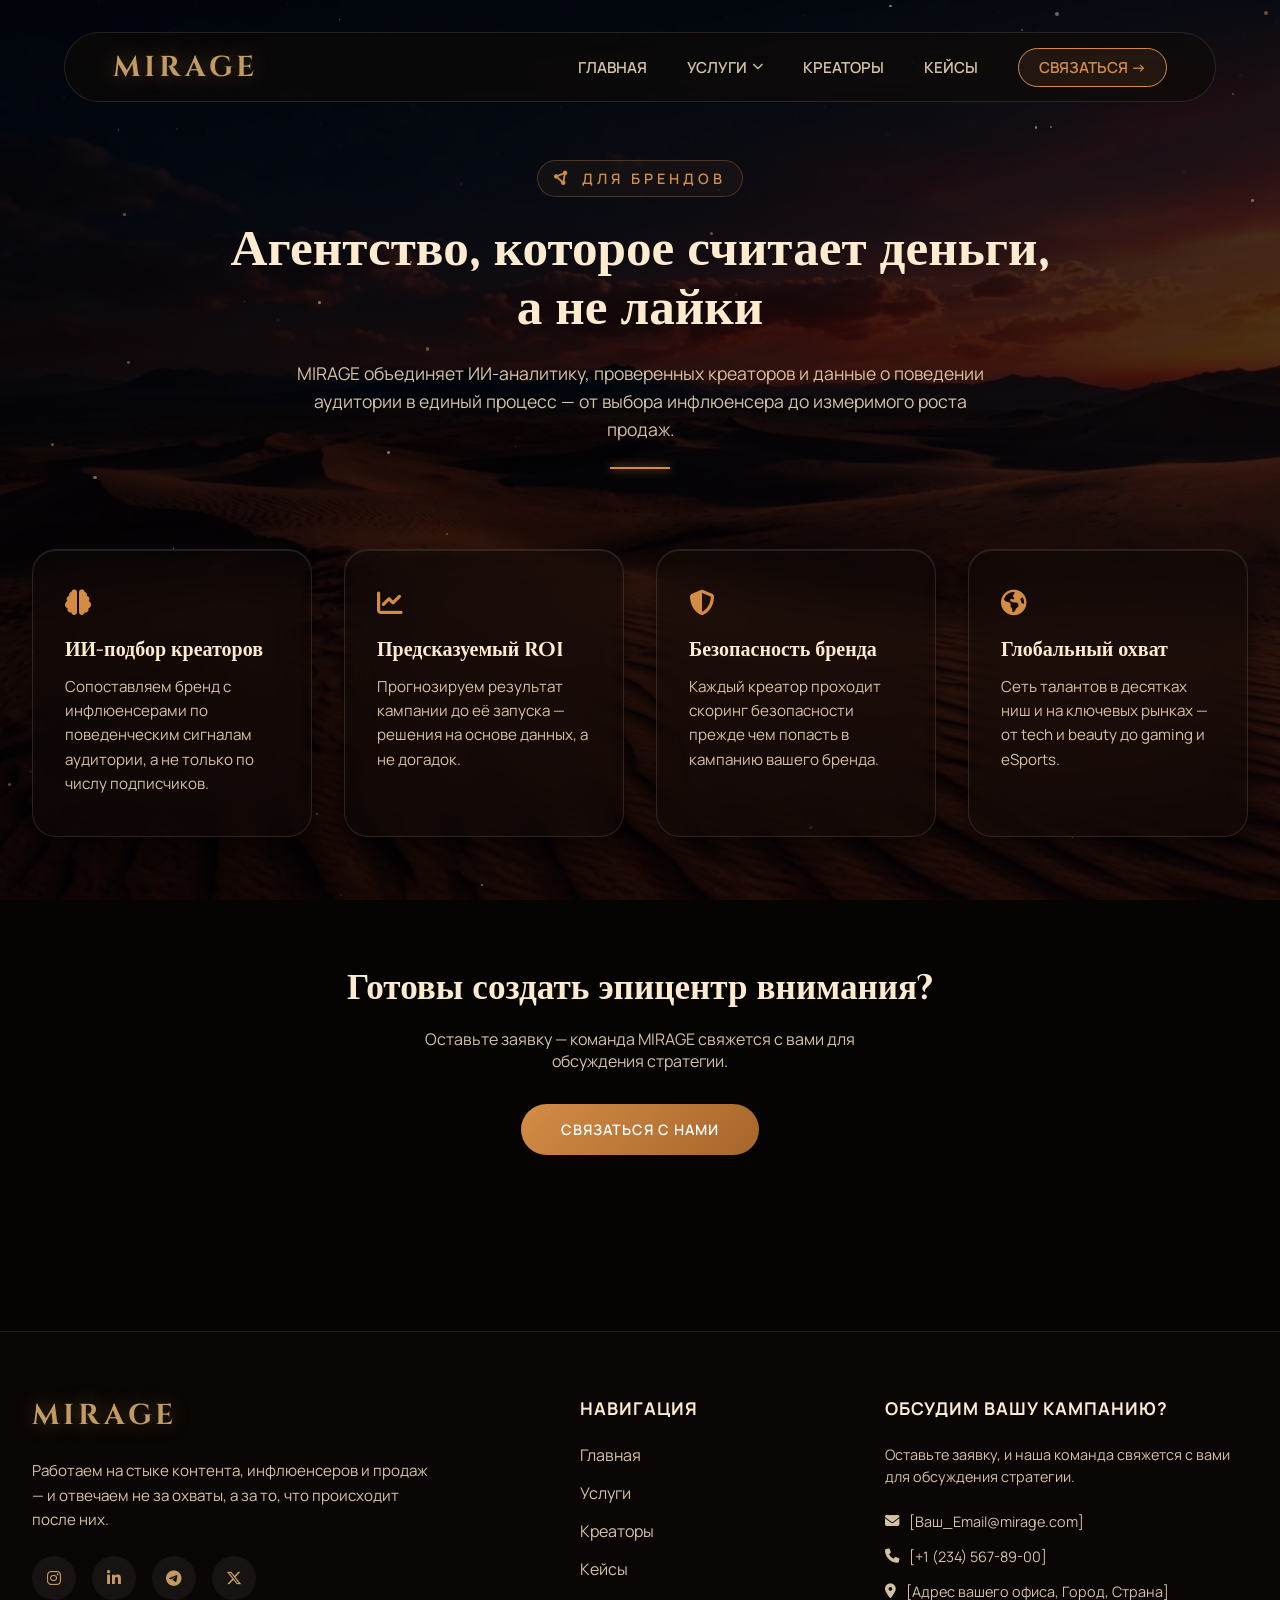
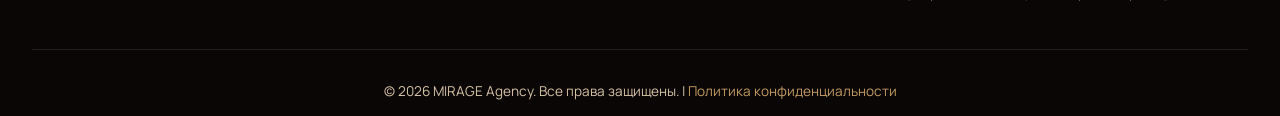
<file: brands/why-mirage.html>
<!DOCTYPE html>
<html lang="ru">
<head>
    <meta charset="UTF-8">
    <meta name="viewport" content="width=device-width, initial-scale=1.0">
    <title>Почему MIRAGE? | MIRAGE Agency</title>
    <meta name="description" content="Почему MIRAGE: агентство, которое отвечает за продажи, а не только за контент, объединяя ИИ-аналитику и проверенных креаторов.">
    <link rel="icon" href="data:image/svg+xml,%3Csvg xmlns='http://www.w3.org/2000/svg' viewBox='0 0 100 100'%3E%3Crect width='100' height='100' rx='22' fill='%230f0a08'/%3E%3Ctext x='50' y='68' font-family='Georgia,serif' font-size='58' font-weight='700' fill='%23c29b62' text-anchor='middle'%3EM%3C/text%3E%3C/svg%3E">
    <link rel="stylesheet" href="../style.css">

    <link rel="preconnect" href="https://fonts.googleapis.com">
    <link rel="preconnect" href="https://fonts.gstatic.com" crossorigin>
    <link href="https://fonts.googleapis.com/css2?family=Cinzel:wght@400;500;700&family=Manrope:wght@200;300;400;600&display=swap" rel="stylesheet">

    <link rel="stylesheet" href="https://cdnjs.cloudflare.com/ajax/libs/font-awesome/6.4.0/css/all.min.css">
</head>
<body>
    <div class="bg-overlay"></div>
    <div id="particles-container"></div>

    <!-- Стеклянное Навигационное Меню -->
    <nav class="glass-nav">
        <div class="logo"><a href="../index.html">MIRAGE</a></div>

        <!-- Меню ссылок -->
        <ul class="nav-links" id="primary-navigation">
            <li><a href="../index.html#home">Главная</a></li>

            <li class="has-mega-menu">
                <a href="#services-menu" class="mega-menu-trigger" aria-haspopup="true" aria-expanded="false" aria-controls="services-menu">Услуги <i class="fa-solid fa-chevron-down nav-icon" aria-hidden="true"></i></a>
                <div class="mega-menu glass-panel" id="services-menu">
                    <div class="mega-menu-grid">
                        <div class="mega-tabs-panel">
                            <div class="mega-tabs" role="tablist" aria-label="Категории услуг">
                                <button type="button" class="mega-tab active" role="tab" aria-selected="true" aria-controls="mega-tabpanel-social" id="mega-tab-social">Комплексный Social</button>
                                <button type="button" class="mega-tab" role="tab" aria-selected="false" aria-controls="mega-tabpanel-brands" id="mega-tab-brands" tabindex="-1">Для Брендов</button>
                            </div>

                            <div class="mega-tab-panel active" id="mega-tabpanel-social" role="tabpanel" aria-labelledby="mega-tab-social">
                                <ul>
                                    <li><a href="../services/social-strategy.html">Social Стратегия</a></li>
                                    <li><a href="../services/influencer-marketing.html">Инфлюенс-Маркетинг</a></li>
                                    <li><a href="../services/content-studio.html">Студия Контента</a></li>
                                    <li><a href="../services/community-management.html">Комьюнити Менеджмент</a></li>
                                    <li><a href="../services/tiktok-reels-marketing.html">TikTok & Reels Маркетинг</a></li>
                                    <li><a href="../services/ai-discovery.html">AI Дискавери (Поиск талантов)</a></li>
                                    <li><a href="#" class="view-all">Все услуги &rarr;</a></li>
                                </ul>
                            </div>
                            <div class="mega-tab-panel" id="mega-tabpanel-brands" role="tabpanel" aria-labelledby="mega-tab-brands" hidden>
                                <ul>
                                    <li><a href="why-mirage.html" aria-current="page">Почему MIRAGE?</a></li>
                                    <li><a href="case-studies.html">Кейсы и Результаты</a></li>
                                    <li><a href="social-ai-platform.html">Платформа Social AI</a></li>
                                    <li><a href="brand-safety.html">Безопасность Бренда (Brand Safety)</a></li>
                                </ul>
                            </div>
                        </div>
                        <div class="mega-col featured-card">
                            <div class="glass-panel inner-card">
                                <h4>WHITE PAPER: ПРЕДСКАЗУЕМЫЙ SOCIAL ROI</h4>
                                <p>Узнайте, как поведенческие сигналы превращают инвестиции в социальные сети в измеримый рост бизнеса.</p>
                                <a class="featured-image-placeholder" href="../assets/MIRAGE-Social-ROI-Whitepaper.pdf" download="MIRAGE-Social-ROI-Whitepaper.pdf">
                                    <i class="fa-solid fa-file-pdf" aria-hidden="true"></i> Скачать отчет
                                </a>
                            </div>
                        </div>
                    </div>
                </div>
            </li>

            <li><a href="../index.html#creators">Креаторы</a></li>
            <li><a href="../index.html#cases">Кейсы</a></li>
            <li><a href="#contact" class="nav-cta">Связаться &rarr;</a></li>
        </ul>

        <!-- Бургер-меню для мобильных -->
        <button type="button" class="menu-toggle" aria-label="Открыть меню" aria-expanded="false" aria-controls="primary-navigation">
            <i class="fa-solid fa-bars" aria-hidden="true"></i>
        </button>
    </nav>

    <main>
        <section class="page-hero fade-in">
            <span class="eyebrow"><i class="fa-solid fa-circle-nodes" aria-hidden="true"></i> Для Брендов</span>
            <h1>Агентство, которое считает деньги, а не лайки</h1>
            <p class="lede">MIRAGE объединяет ИИ-аналитику, проверенных креаторов и данные о поведении аудитории в единый процесс — от выбора инфлюенсера до измеримого роста продаж.</p>
            <div class="divider"></div>
        </section>

        <section class="feature-grid">
            <div class="glass-panel feature-card fade-in stagger-1">
                <i class="fa-solid fa-brain" aria-hidden="true"></i>
                <h3>ИИ-подбор креаторов</h3>
                <p>Сопоставляем бренд с инфлюенсерами по поведенческим сигналам аудитории, а не только по числу подписчиков.</p>
            </div>
            <div class="glass-panel feature-card fade-in stagger-2">
                <i class="fa-solid fa-chart-line" aria-hidden="true"></i>
                <h3>Предсказуемый ROI</h3>
                <p>Прогнозируем результат кампании до её запуска — решения на основе данных, а не догадок.</p>
            </div>
            <div class="glass-panel feature-card fade-in stagger-3">
                <i class="fa-solid fa-shield-halved" aria-hidden="true"></i>
                <h3>Безопасность бренда</h3>
                <p>Каждый креатор проходит скоринг безопасности прежде чем попасть в кампанию вашего бренда.</p>
            </div>
            <div class="glass-panel feature-card fade-in stagger-1">
                <i class="fa-solid fa-earth-americas" aria-hidden="true"></i>
                <h3>Глобальный охват</h3>
                <p>Сеть талантов в десятках ниш и на ключевых рынках — от tech и beauty до gaming и eSports.</p>
            </div>
        </section>

        <section class="page-cta fade-in">
            <h2>Готовы создать эпицентр внимания?</h2>
            <p>Оставьте заявку — команда MIRAGE свяжется с вами для обсуждения стратегии.</p>
            <a href="#contact" class="cta-button primary">Связаться с нами</a>
        </section>
    </main>

    <!-- Подвал / Контакты -->
    <footer id="contact" class="glass-footer">
        <div class="footer-grid">
            <div class="footer-brand">
                <div class="logo"><a href="../index.html">MIRAGE</a></div>
                <p>Работаем на стыке контента, инфлюенсеров и продаж — и отвечаем не за охваты, а за то, что происходит после них.</p>
                <!-- TODO: перед публикацией заменить href="#" на реальные ссылки соцсетей -->
                <div class="social-links">
                    <a href="#" aria-label="Instagram"><i class="fa-brands fa-instagram" aria-hidden="true"></i></a>
                    <a href="#" aria-label="LinkedIn"><i class="fa-brands fa-linkedin-in" aria-hidden="true"></i></a>
                    <a href="#" aria-label="Telegram"><i class="fa-brands fa-telegram" aria-hidden="true"></i></a>
                    <a href="#" aria-label="Twitter / X"><i class="fa-brands fa-x-twitter" aria-hidden="true"></i></a>
                </div>
            </div>

            <div class="footer-links">
                <h4>Навигация</h4>
                <ul>
                    <li><a href="../index.html#home">Главная</a></li>
                    <li><a href="../index.html#services-menu">Услуги</a></li>
                    <li><a href="../index.html#creators">Креаторы</a></li>
                    <li><a href="../index.html#cases">Кейсы</a></li>
                </ul>
            </div>

            <div class="footer-contact">
                <h4>Обсудим вашу кампанию?</h4>
                <p>Оставьте заявку, и наша команда свяжется с вами для обсуждения стратегии.</p>
                <!-- TODO: перед публикацией подставить реальные email/телефон/адрес -->
                <ul>
                    <li><i class="fa-solid fa-envelope" aria-hidden="true"></i> <a href="#">[Ваш_Email@mirage.com]</a></li>
                    <li><i class="fa-solid fa-phone" aria-hidden="true"></i> <a href="#">[+1 (234) 567-89-00]</a></li>
                    <li><i class="fa-solid fa-location-dot" aria-hidden="true"></i> [Адрес вашего офиса, Город, Страна]</li>
                </ul>
            </div>
        </div>
        <div class="footer-bottom">
            <p>&copy; 2026 MIRAGE Agency. Все права защищены. | <a href="#">Политика конфиденциальности</a></p>
        </div>
    </footer>

    <script src="../script.js"></script>
</body>
</html>
</file>
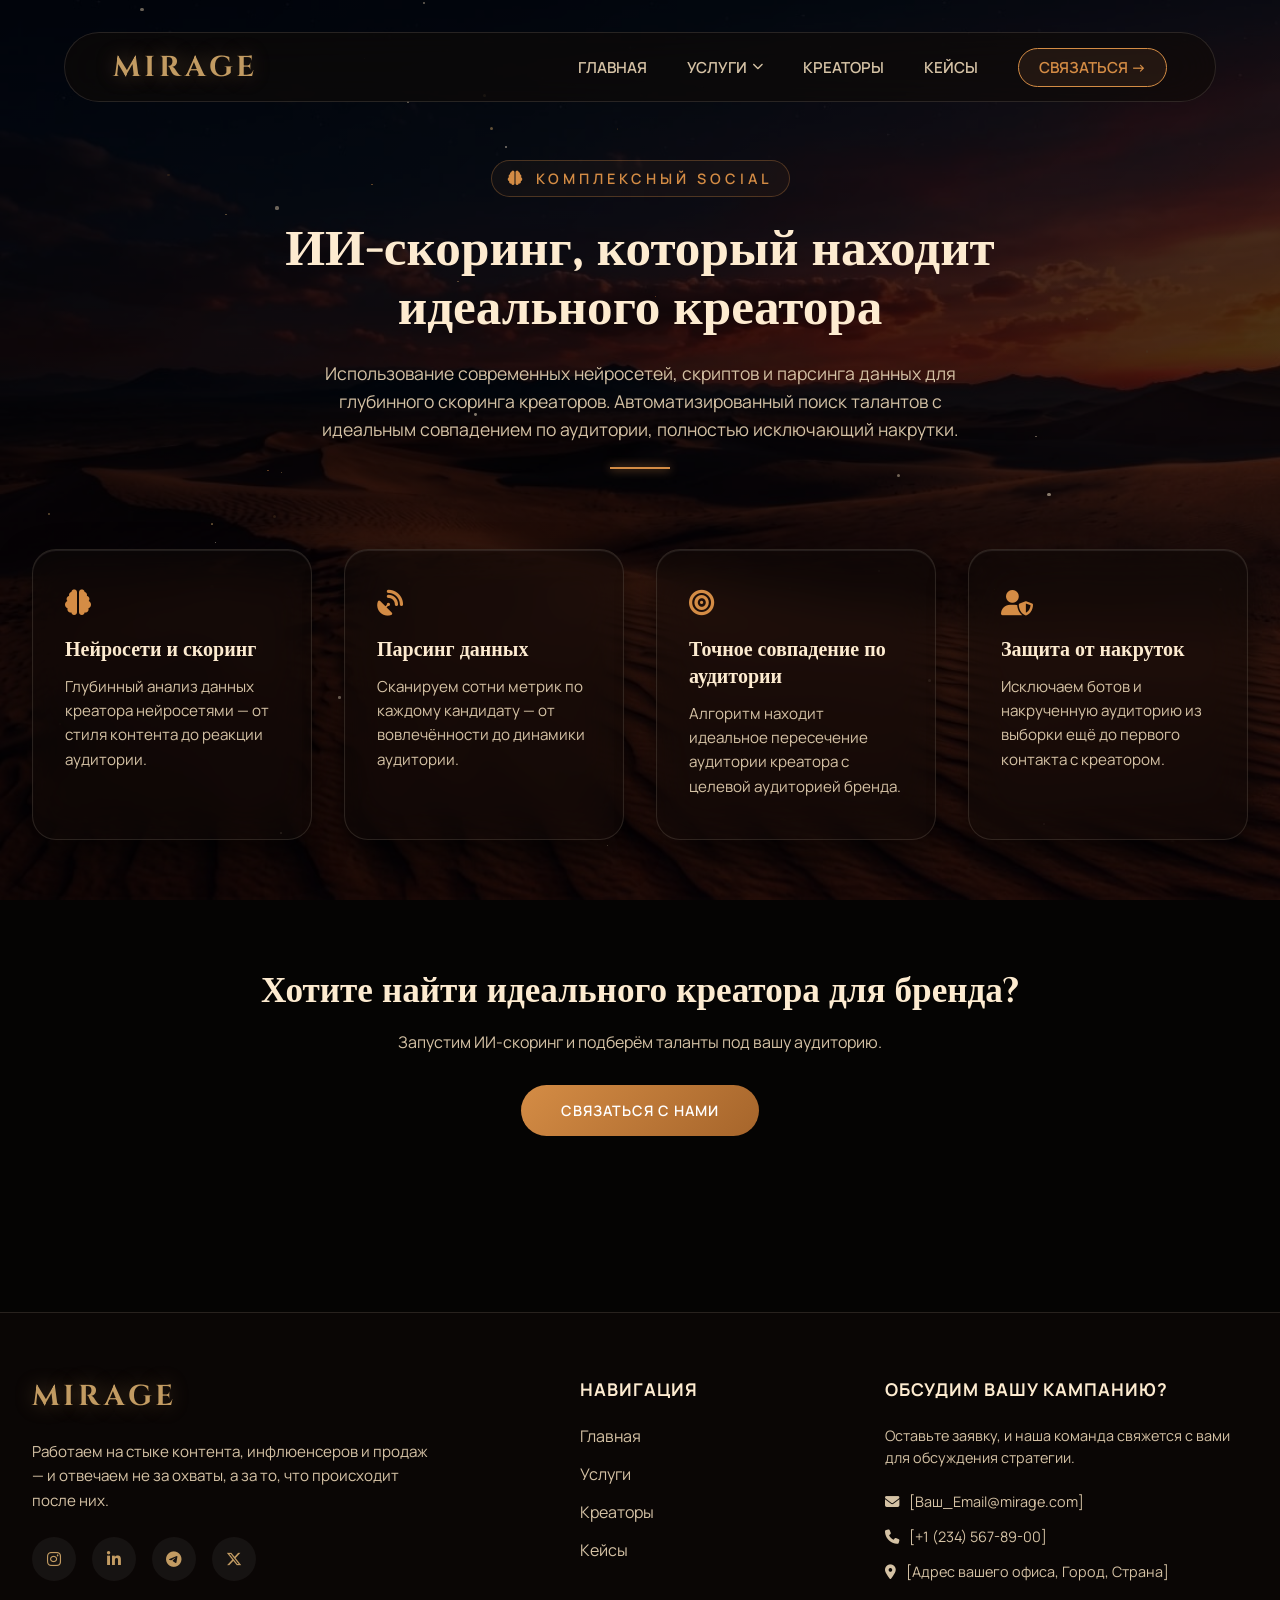
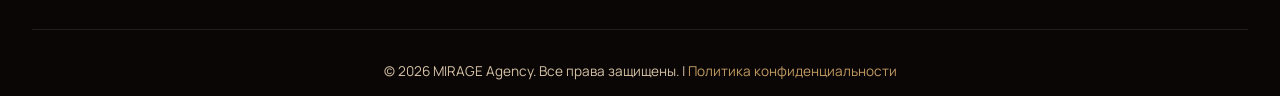
<file: services/ai-discovery.html>
<!DOCTYPE html>
<html lang="ru">
<head>
    <meta charset="UTF-8">
    <meta name="viewport" content="width=device-width, initial-scale=1.0">
    <title>AI Дискавери | MIRAGE Agency</title>
    <meta name="description" content="AI Discovery MIRAGE: ИИ-скоринг и парсинг данных для поиска креаторов с чистой аудиторией и точным попаданием в вашу ЦА.">
    <link rel="icon" href="data:image/svg+xml,%3Csvg xmlns='http://www.w3.org/2000/svg' viewBox='0 0 100 100'%3E%3Crect width='100' height='100' rx='22' fill='%230f0a08'/%3E%3Ctext x='50' y='68' font-family='Georgia,serif' font-size='58' font-weight='700' fill='%23c29b62' text-anchor='middle'%3EM%3C/text%3E%3C/svg%3E">
    <link rel="stylesheet" href="../style.css">

    <link rel="preconnect" href="https://fonts.googleapis.com">
    <link rel="preconnect" href="https://fonts.gstatic.com" crossorigin>
    <link href="https://fonts.googleapis.com/css2?family=Cinzel:wght@400;500;700&family=Manrope:wght@200;300;400;600&display=swap" rel="stylesheet">

    <link rel="stylesheet" href="https://cdnjs.cloudflare.com/ajax/libs/font-awesome/6.4.0/css/all.min.css">
</head>
<body>
    <div class="bg-overlay"></div>
    <div id="particles-container"></div>

    <!-- Стеклянное Навигационное Меню -->
    <nav class="glass-nav">
        <div class="logo"><a href="../index.html">MIRAGE</a></div>

        <!-- Меню ссылок -->
        <ul class="nav-links" id="primary-navigation">
            <li><a href="../index.html#home">Главная</a></li>

            <li class="has-mega-menu">
                <a href="#services-menu" class="mega-menu-trigger" aria-haspopup="true" aria-expanded="false" aria-controls="services-menu">Услуги <i class="fa-solid fa-chevron-down nav-icon" aria-hidden="true"></i></a>
                <div class="mega-menu glass-panel" id="services-menu">
                    <div class="mega-menu-grid">
                        <div class="mega-tabs-panel">
                            <div class="mega-tabs" role="tablist" aria-label="Категории услуг">
                                <button type="button" class="mega-tab active" role="tab" aria-selected="true" aria-controls="mega-tabpanel-social" id="mega-tab-social">Комплексный Social</button>
                                <button type="button" class="mega-tab" role="tab" aria-selected="false" aria-controls="mega-tabpanel-brands" id="mega-tab-brands" tabindex="-1">Для Брендов</button>
                            </div>

                            <div class="mega-tab-panel active" id="mega-tabpanel-social" role="tabpanel" aria-labelledby="mega-tab-social">
                                <ul>
                                    <li><a href="social-strategy.html">Social Стратегия</a></li>
                                    <li><a href="influencer-marketing.html">Инфлюенс-Маркетинг</a></li>
                                    <li><a href="content-studio.html">Студия Контента</a></li>
                                    <li><a href="community-management.html">Комьюнити Менеджмент</a></li>
                                    <li><a href="tiktok-reels-marketing.html">TikTok & Reels Маркетинг</a></li>
                                    <li><a href="ai-discovery.html" aria-current="page">AI Дискавери (Поиск талантов)</a></li>
                                    <li><a href="#" class="view-all">Все услуги &rarr;</a></li>
                                </ul>
                            </div>
                            <div class="mega-tab-panel" id="mega-tabpanel-brands" role="tabpanel" aria-labelledby="mega-tab-brands" hidden>
                                <ul>
                                    <li><a href="../brands/why-mirage.html">Почему MIRAGE?</a></li>
                                    <li><a href="../brands/case-studies.html">Кейсы и Результаты</a></li>
                                    <li><a href="../brands/social-ai-platform.html">Платформа Social AI</a></li>
                                    <li><a href="../brands/brand-safety.html">Безопасность Бренда (Brand Safety)</a></li>
                                </ul>
                            </div>
                        </div>
                        <div class="mega-col featured-card">
                            <div class="glass-panel inner-card">
                                <h4>WHITE PAPER: ПРЕДСКАЗУЕМЫЙ SOCIAL ROI</h4>
                                <p>Узнайте, как поведенческие сигналы превращают инвестиции в социальные сети в измеримый рост бизнеса.</p>
                                <a class="featured-image-placeholder" href="../assets/MIRAGE-Social-ROI-Whitepaper.pdf" download="MIRAGE-Social-ROI-Whitepaper.pdf">
                                    <i class="fa-solid fa-file-pdf" aria-hidden="true"></i> Скачать отчет
                                </a>
                            </div>
                        </div>
                    </div>
                </div>
            </li>

            <li><a href="../index.html#creators">Креаторы</a></li>
            <li><a href="../index.html#cases">Кейсы</a></li>
            <li><a href="#contact" class="nav-cta">Связаться &rarr;</a></li>
        </ul>

        <!-- Бургер-меню для мобильных -->
        <button type="button" class="menu-toggle" aria-label="Открыть меню" aria-expanded="false" aria-controls="primary-navigation">
            <i class="fa-solid fa-bars" aria-hidden="true"></i>
        </button>
    </nav>

    <main>
        <section class="page-hero fade-in">
            <span class="eyebrow"><i class="fa-solid fa-brain" aria-hidden="true"></i> Комплексный Social</span>
            <h1>ИИ-скоринг, который находит идеального креатора</h1>
            <p class="lede">Использование современных нейросетей, скриптов и парсинга данных для глубинного скоринга креаторов. Автоматизированный поиск талантов с идеальным совпадением по аудитории, полностью исключающий накрутки.</p>
            <div class="divider"></div>
        </section>

        <section class="feature-grid">
            <div class="glass-panel feature-card fade-in stagger-1">
                <i class="fa-solid fa-brain" aria-hidden="true"></i>
                <h3>Нейросети и скоринг</h3>
                <p>Глубинный анализ данных креатора нейросетями — от стиля контента до реакции аудитории.</p>
            </div>
            <div class="glass-panel feature-card fade-in stagger-2">
                <i class="fa-solid fa-satellite-dish" aria-hidden="true"></i>
                <h3>Парсинг данных</h3>
                <p>Сканируем сотни метрик по каждому кандидату — от вовлечённости до динамики аудитории.</p>
            </div>
            <div class="glass-panel feature-card fade-in stagger-3">
                <i class="fa-solid fa-bullseye" aria-hidden="true"></i>
                <h3>Точное совпадение по аудитории</h3>
                <p>Алгоритм находит идеальное пересечение аудитории креатора с целевой аудиторией бренда.</p>
            </div>
            <div class="glass-panel feature-card fade-in stagger-1">
                <i class="fa-solid fa-user-shield" aria-hidden="true"></i>
                <h3>Защита от накруток</h3>
                <p>Исключаем ботов и накрученную аудиторию из выборки ещё до первого контакта с креатором.</p>
            </div>
        </section>

        <section class="page-cta fade-in">
            <h2>Хотите найти идеального креатора для бренда?</h2>
            <p>Запустим ИИ-скоринг и подберём таланты под вашу аудиторию.</p>
            <a href="#contact" class="cta-button primary">Связаться с нами</a>
        </section>
    </main>

    <!-- Подвал / Контакты -->
    <footer id="contact" class="glass-footer">
        <div class="footer-grid">
            <div class="footer-brand">
                <div class="logo"><a href="../index.html">MIRAGE</a></div>
                <p>Работаем на стыке контента, инфлюенсеров и продаж — и отвечаем не за охваты, а за то, что происходит после них.</p>
                <!-- TODO: перед публикацией заменить href="#" на реальные ссылки соцсетей -->
                <div class="social-links">
                    <a href="#" aria-label="Instagram"><i class="fa-brands fa-instagram" aria-hidden="true"></i></a>
                    <a href="#" aria-label="LinkedIn"><i class="fa-brands fa-linkedin-in" aria-hidden="true"></i></a>
                    <a href="#" aria-label="Telegram"><i class="fa-brands fa-telegram" aria-hidden="true"></i></a>
                    <a href="#" aria-label="Twitter / X"><i class="fa-brands fa-x-twitter" aria-hidden="true"></i></a>
                </div>
            </div>

            <div class="footer-links">
                <h4>Навигация</h4>
                <ul>
                    <li><a href="../index.html#home">Главная</a></li>
                    <li><a href="../index.html#services-menu">Услуги</a></li>
                    <li><a href="../index.html#creators">Креаторы</a></li>
                    <li><a href="../index.html#cases">Кейсы</a></li>
                </ul>
            </div>

            <div class="footer-contact">
                <h4>Обсудим вашу кампанию?</h4>
                <p>Оставьте заявку, и наша команда свяжется с вами для обсуждения стратегии.</p>
                <!-- TODO: перед публикацией подставить реальные email/телефон/адрес -->
                <ul>
                    <li><i class="fa-solid fa-envelope" aria-hidden="true"></i> <a href="#">[Ваш_Email@mirage.com]</a></li>
                    <li><i class="fa-solid fa-phone" aria-hidden="true"></i> <a href="#">[+1 (234) 567-89-00]</a></li>
                    <li><i class="fa-solid fa-location-dot" aria-hidden="true"></i> [Адрес вашего офиса, Город, Страна]</li>
                </ul>
            </div>
        </div>
        <div class="footer-bottom">
            <p>&copy; 2026 MIRAGE Agency. Все права защищены. | <a href="#">Политика конфиденциальности</a></p>
        </div>
    </footer>

    <script src="../script.js"></script>
</body>
</html>
</file>
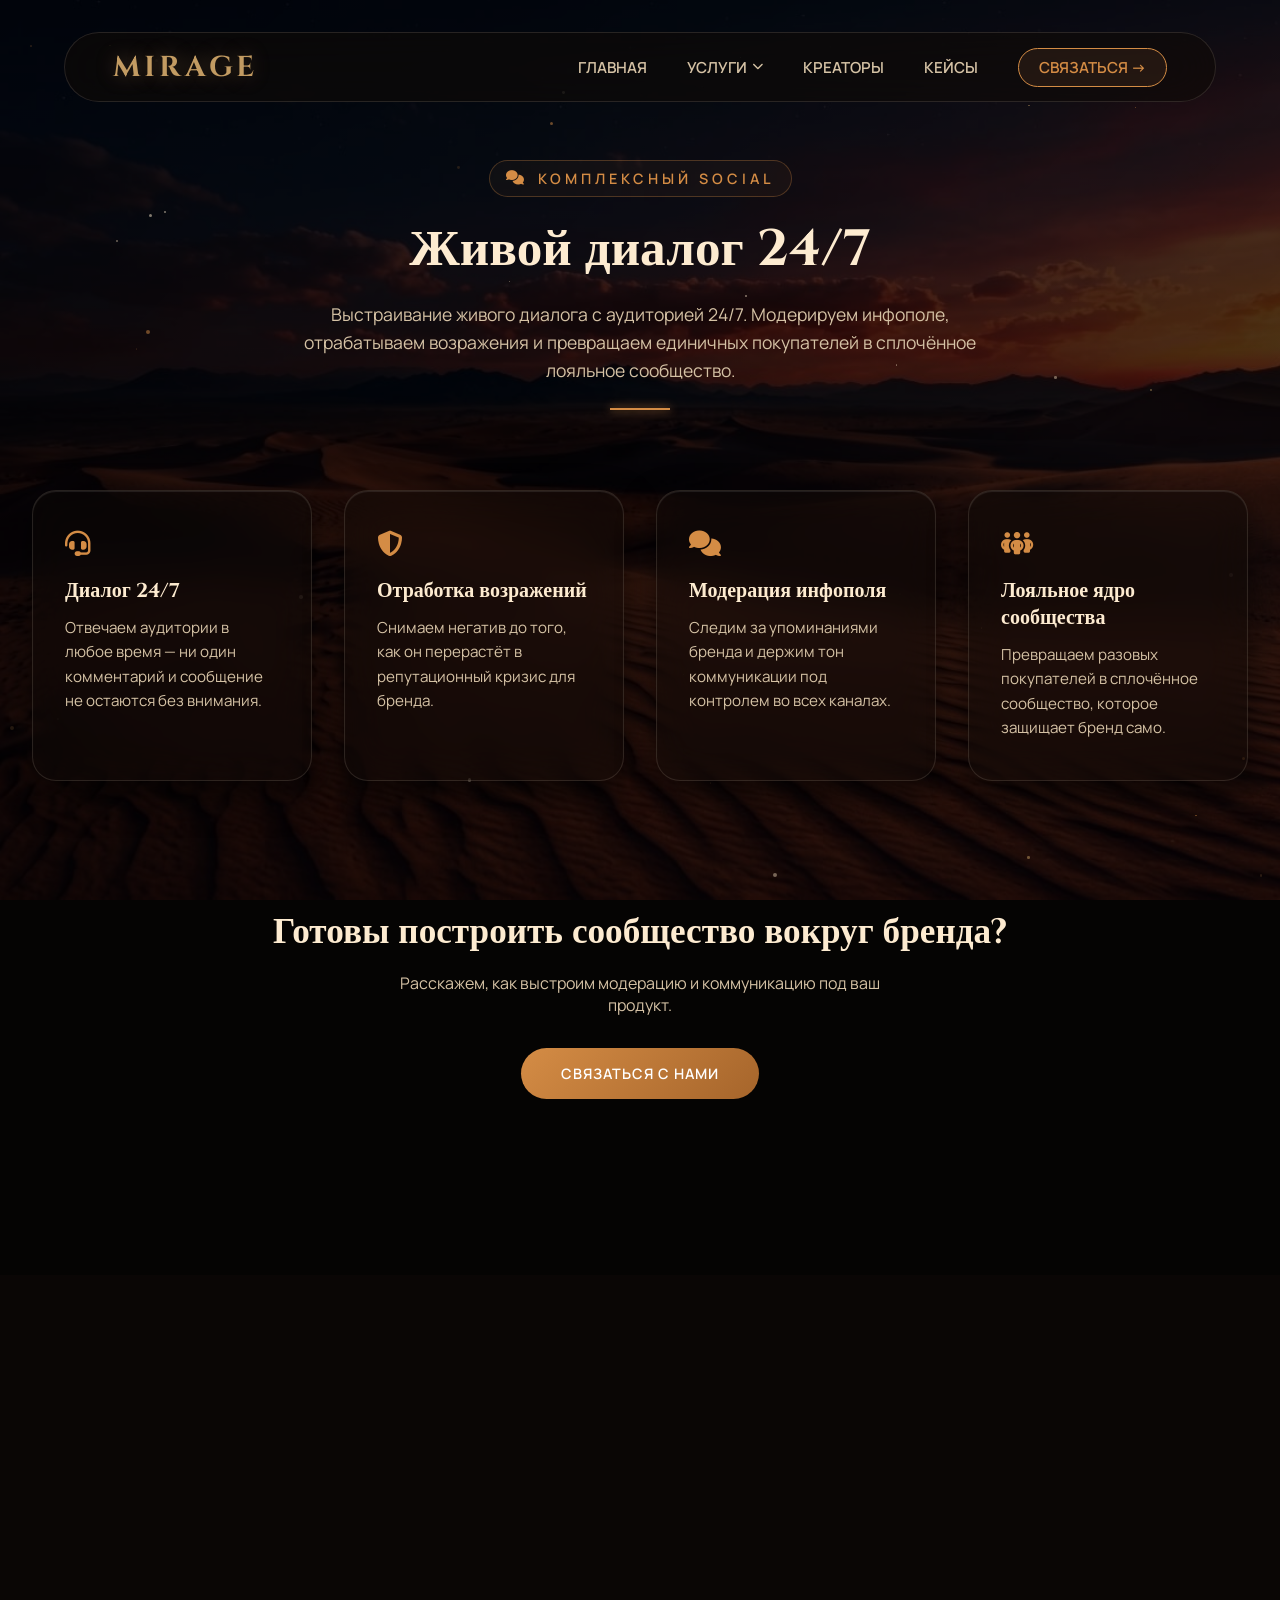
<file: services/community-management.html>
<!DOCTYPE html>
<html lang="ru">
<head>
    <meta charset="UTF-8">
    <meta name="viewport" content="width=device-width, initial-scale=1.0">
    <title>Комьюнити Менеджмент | MIRAGE Agency</title>
    <meta name="description" content="Комьюнити-менеджмент MIRAGE: модерация 24/7, работа с возражениями и построение лояльного сообщества вокруг бренда.">
    <link rel="icon" href="data:image/svg+xml,%3Csvg xmlns='http://www.w3.org/2000/svg' viewBox='0 0 100 100'%3E%3Crect width='100' height='100' rx='22' fill='%230f0a08'/%3E%3Ctext x='50' y='68' font-family='Georgia,serif' font-size='58' font-weight='700' fill='%23c29b62' text-anchor='middle'%3EM%3C/text%3E%3C/svg%3E">
    <link rel="stylesheet" href="../style.css">

    <link rel="preconnect" href="https://fonts.googleapis.com">
    <link rel="preconnect" href="https://fonts.gstatic.com" crossorigin>
    <link href="https://fonts.googleapis.com/css2?family=Cinzel:wght@400;500;700&family=Manrope:wght@200;300;400;600&display=swap" rel="stylesheet">

    <link rel="stylesheet" href="https://cdnjs.cloudflare.com/ajax/libs/font-awesome/6.4.0/css/all.min.css">
</head>
<body>
    <div class="bg-overlay"></div>
    <div id="particles-container"></div>

    <!-- Стеклянное Навигационное Меню -->
    <nav class="glass-nav">
        <div class="logo"><a href="../index.html">MIRAGE</a></div>

        <!-- Меню ссылок -->
        <ul class="nav-links" id="primary-navigation">
            <li><a href="../index.html#home">Главная</a></li>

            <li class="has-mega-menu">
                <a href="#services-menu" class="mega-menu-trigger" aria-haspopup="true" aria-expanded="false" aria-controls="services-menu">Услуги <i class="fa-solid fa-chevron-down nav-icon" aria-hidden="true"></i></a>
                <div class="mega-menu glass-panel" id="services-menu">
                    <div class="mega-menu-grid">
                        <div class="mega-tabs-panel">
                            <div class="mega-tabs" role="tablist" aria-label="Категории услуг">
                                <button type="button" class="mega-tab active" role="tab" aria-selected="true" aria-controls="mega-tabpanel-social" id="mega-tab-social">Комплексный Social</button>
                                <button type="button" class="mega-tab" role="tab" aria-selected="false" aria-controls="mega-tabpanel-brands" id="mega-tab-brands" tabindex="-1">Для Брендов</button>
                            </div>

                            <div class="mega-tab-panel active" id="mega-tabpanel-social" role="tabpanel" aria-labelledby="mega-tab-social">
                                <ul>
                                    <li><a href="social-strategy.html">Social Стратегия</a></li>
                                    <li><a href="influencer-marketing.html">Инфлюенс-Маркетинг</a></li>
                                    <li><a href="content-studio.html">Студия Контента</a></li>
                                    <li><a href="community-management.html" aria-current="page">Комьюнити Менеджмент</a></li>
                                    <li><a href="tiktok-reels-marketing.html">TikTok & Reels Маркетинг</a></li>
                                    <li><a href="ai-discovery.html">AI Дискавери (Поиск талантов)</a></li>
                                    <li><a href="#" class="view-all">Все услуги &rarr;</a></li>
                                </ul>
                            </div>
                            <div class="mega-tab-panel" id="mega-tabpanel-brands" role="tabpanel" aria-labelledby="mega-tab-brands" hidden>
                                <ul>
                                    <li><a href="../brands/why-mirage.html">Почему MIRAGE?</a></li>
                                    <li><a href="../brands/case-studies.html">Кейсы и Результаты</a></li>
                                    <li><a href="../brands/social-ai-platform.html">Платформа Social AI</a></li>
                                    <li><a href="../brands/brand-safety.html">Безопасность Бренда (Brand Safety)</a></li>
                                </ul>
                            </div>
                        </div>
                        <div class="mega-col featured-card">
                            <div class="glass-panel inner-card">
                                <h4>WHITE PAPER: ПРЕДСКАЗУЕМЫЙ SOCIAL ROI</h4>
                                <p>Узнайте, как поведенческие сигналы превращают инвестиции в социальные сети в измеримый рост бизнеса.</p>
                                <a class="featured-image-placeholder" href="../assets/MIRAGE-Social-ROI-Whitepaper.pdf" download="MIRAGE-Social-ROI-Whitepaper.pdf">
                                    <i class="fa-solid fa-file-pdf" aria-hidden="true"></i> Скачать отчет
                                </a>
                            </div>
                        </div>
                    </div>
                </div>
            </li>

            <li><a href="../index.html#creators">Креаторы</a></li>
            <li><a href="../index.html#cases">Кейсы</a></li>
            <li><a href="#contact" class="nav-cta">Связаться &rarr;</a></li>
        </ul>

        <!-- Бургер-меню для мобильных -->
        <button type="button" class="menu-toggle" aria-label="Открыть меню" aria-expanded="false" aria-controls="primary-navigation">
            <i class="fa-solid fa-bars" aria-hidden="true"></i>
        </button>
    </nav>

    <main>
        <section class="page-hero fade-in">
            <span class="eyebrow"><i class="fa-solid fa-comments" aria-hidden="true"></i> Комплексный Social</span>
            <h1>Живой диалог 24/7</h1>
            <p class="lede">Выстраивание живого диалога с аудиторией 24/7. Модерируем инфополе, отрабатываем возражения и превращаем единичных покупателей в сплочённое лояльное сообщество.</p>
            <div class="divider"></div>
        </section>

        <section class="feature-grid">
            <div class="glass-panel feature-card fade-in stagger-1">
                <i class="fa-solid fa-headset" aria-hidden="true"></i>
                <h3>Диалог 24/7</h3>
                <p>Отвечаем аудитории в любое время — ни один комментарий и сообщение не остаются без внимания.</p>
            </div>
            <div class="glass-panel feature-card fade-in stagger-2">
                <i class="fa-solid fa-shield-halved" aria-hidden="true"></i>
                <h3>Отработка возражений</h3>
                <p>Снимаем негатив до того, как он перерастёт в репутационный кризис для бренда.</p>
            </div>
            <div class="glass-panel feature-card fade-in stagger-3">
                <i class="fa-solid fa-comments" aria-hidden="true"></i>
                <h3>Модерация инфополя</h3>
                <p>Следим за упоминаниями бренда и держим тон коммуникации под контролем во всех каналах.</p>
            </div>
            <div class="glass-panel feature-card fade-in stagger-1">
                <i class="fa-solid fa-people-group" aria-hidden="true"></i>
                <h3>Лояльное ядро сообщества</h3>
                <p>Превращаем разовых покупателей в сплочённое сообщество, которое защищает бренд само.</p>
            </div>
        </section>

        <section class="page-cta fade-in">
            <h2>Готовы построить сообщество вокруг бренда?</h2>
            <p>Расскажем, как выстроим модерацию и коммуникацию под ваш продукт.</p>
            <a href="#contact" class="cta-button primary">Связаться с нами</a>
        </section>
    </main>

    <!-- Подвал / Контакты -->
    <footer id="contact" class="glass-footer">
        <div class="footer-grid">
            <div class="footer-brand">
                <div class="logo"><a href="../index.html">MIRAGE</a></div>
                <p>Работаем на стыке контента, инфлюенсеров и продаж — и отвечаем не за охваты, а за то, что происходит после них.</p>
                <!-- TODO: перед публикацией заменить href="#" на реальные ссылки соцсетей -->
                <div class="social-links">
                    <a href="#" aria-label="Instagram"><i class="fa-brands fa-instagram" aria-hidden="true"></i></a>
                    <a href="#" aria-label="LinkedIn"><i class="fa-brands fa-linkedin-in" aria-hidden="true"></i></a>
                    <a href="#" aria-label="Telegram"><i class="fa-brands fa-telegram" aria-hidden="true"></i></a>
                    <a href="#" aria-label="Twitter / X"><i class="fa-brands fa-x-twitter" aria-hidden="true"></i></a>
                </div>
            </div>

            <div class="footer-links">
                <h4>Навигация</h4>
                <ul>
                    <li><a href="../index.html#home">Главная</a></li>
                    <li><a href="../index.html#services-menu">Услуги</a></li>
                    <li><a href="../index.html#creators">Креаторы</a></li>
                    <li><a href="../index.html#cases">Кейсы</a></li>
                </ul>
            </div>

            <div class="footer-contact">
                <h4>Обсудим вашу кампанию?</h4>
                <p>Оставьте заявку, и наша команда свяжется с вами для обсуждения стратегии.</p>
                <!-- TODO: перед публикацией подставить реальные email/телефон/адрес -->
                <ul>
                    <li><i class="fa-solid fa-envelope" aria-hidden="true"></i> <a href="#">[Ваш_Email@mirage.com]</a></li>
                    <li><i class="fa-solid fa-phone" aria-hidden="true"></i> <a href="#">[+1 (234) 567-89-00]</a></li>
                    <li><i class="fa-solid fa-location-dot" aria-hidden="true"></i> [Адрес вашего офиса, Город, Страна]</li>
                </ul>
            </div>
        </div>
        <div class="footer-bottom">
            <p>&copy; 2026 MIRAGE Agency. Все права защищены. | <a href="#">Политика конфиденциальности</a></p>
        </div>
    </footer>

    <script src="../script.js"></script>
</body>
</html>
</file>
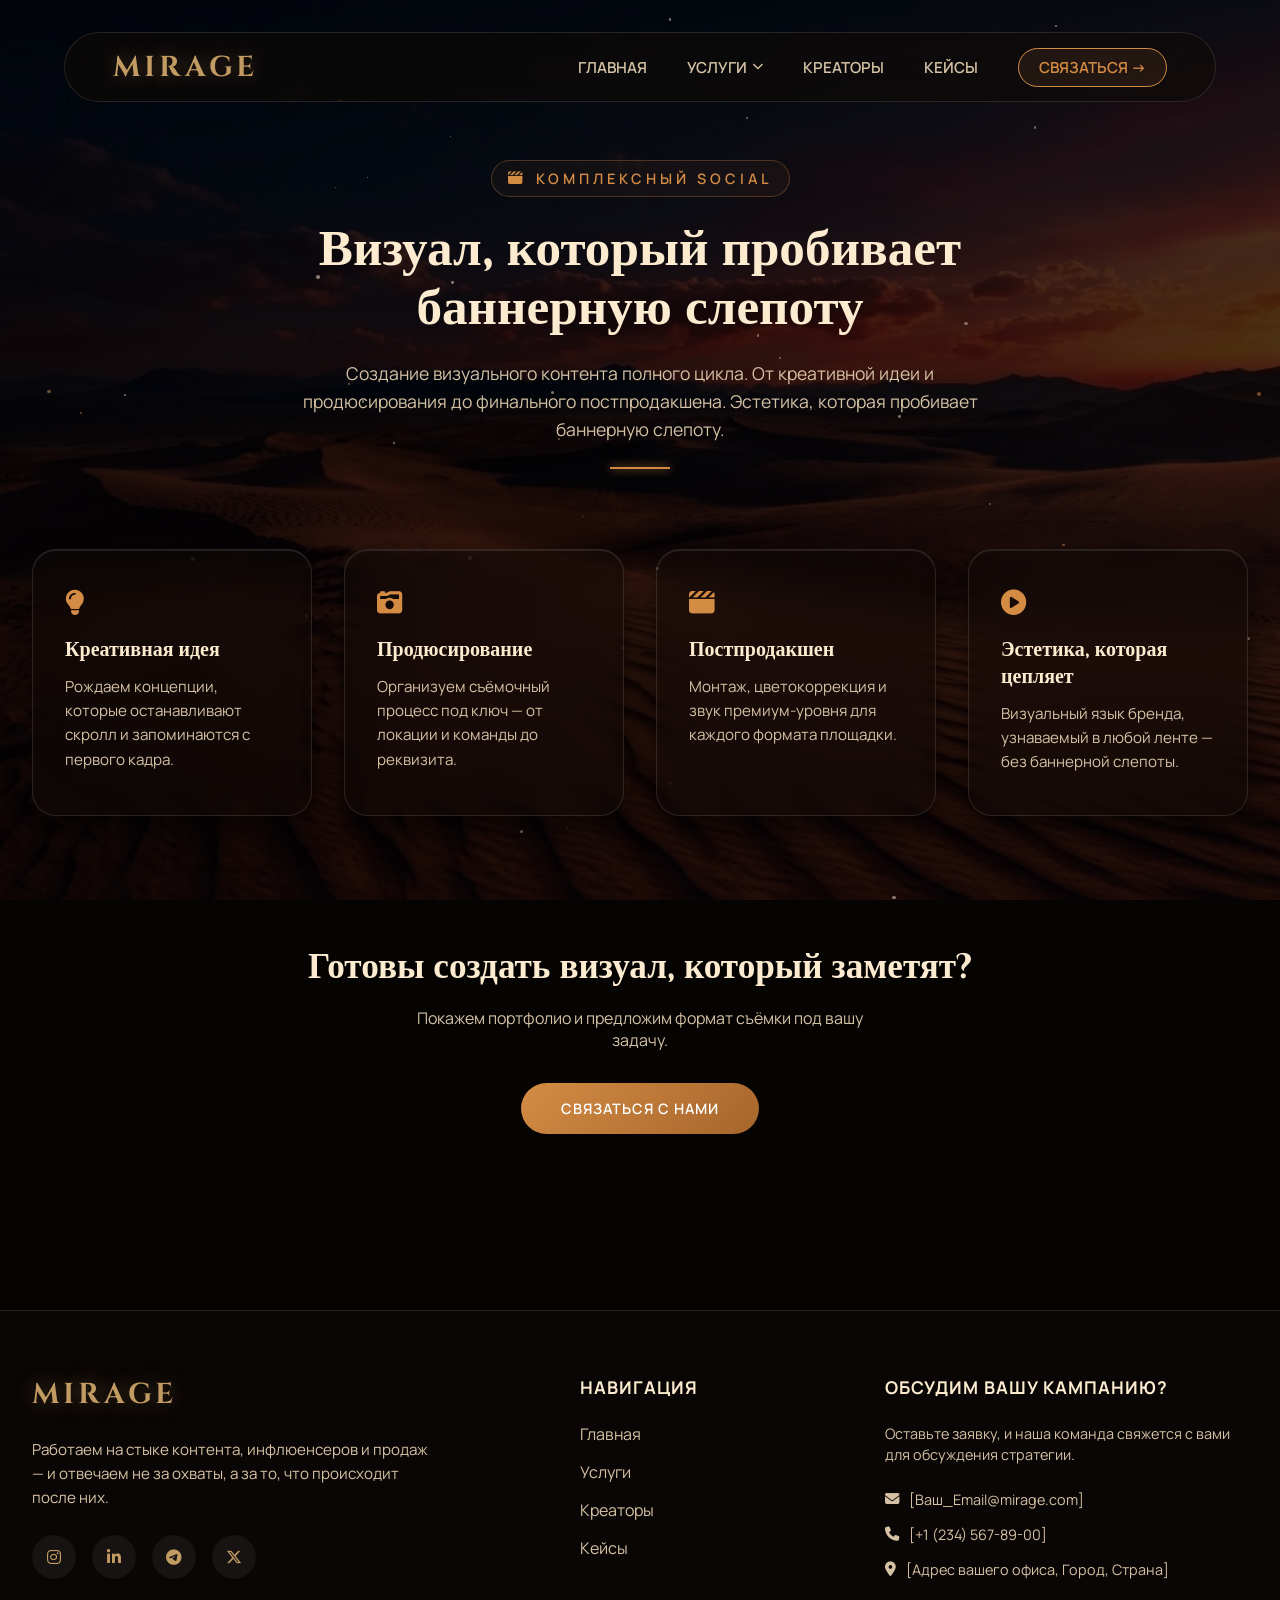
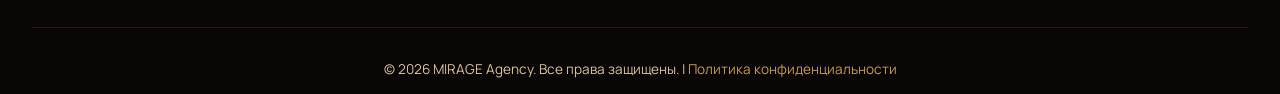
<file: services/content-studio.html>
<!DOCTYPE html>
<html lang="ru">
<head>
    <meta charset="UTF-8">
    <meta name="viewport" content="width=device-width, initial-scale=1.0">
    <title>Студия Контента | MIRAGE Agency</title>
    <meta name="description" content="Студия контента MIRAGE: съёмка и постпродакшен полного цикла — от идеи до готового ролика для соцсетей.">
    <link rel="icon" href="data:image/svg+xml,%3Csvg xmlns='http://www.w3.org/2000/svg' viewBox='0 0 100 100'%3E%3Crect width='100' height='100' rx='22' fill='%230f0a08'/%3E%3Ctext x='50' y='68' font-family='Georgia,serif' font-size='58' font-weight='700' fill='%23c29b62' text-anchor='middle'%3EM%3C/text%3E%3C/svg%3E">
    <link rel="stylesheet" href="../style.css">

    <link rel="preconnect" href="https://fonts.googleapis.com">
    <link rel="preconnect" href="https://fonts.gstatic.com" crossorigin>
    <link href="https://fonts.googleapis.com/css2?family=Cinzel:wght@400;500;700&family=Manrope:wght@200;300;400;600&display=swap" rel="stylesheet">

    <link rel="stylesheet" href="https://cdnjs.cloudflare.com/ajax/libs/font-awesome/6.4.0/css/all.min.css">
</head>
<body>
    <div class="bg-overlay"></div>
    <div id="particles-container"></div>

    <!-- Стеклянное Навигационное Меню -->
    <nav class="glass-nav">
        <div class="logo"><a href="../index.html">MIRAGE</a></div>

        <!-- Меню ссылок -->
        <ul class="nav-links" id="primary-navigation">
            <li><a href="../index.html#home">Главная</a></li>

            <li class="has-mega-menu">
                <a href="#services-menu" class="mega-menu-trigger" aria-haspopup="true" aria-expanded="false" aria-controls="services-menu">Услуги <i class="fa-solid fa-chevron-down nav-icon" aria-hidden="true"></i></a>
                <div class="mega-menu glass-panel" id="services-menu">
                    <div class="mega-menu-grid">
                        <div class="mega-tabs-panel">
                            <div class="mega-tabs" role="tablist" aria-label="Категории услуг">
                                <button type="button" class="mega-tab active" role="tab" aria-selected="true" aria-controls="mega-tabpanel-social" id="mega-tab-social">Комплексный Social</button>
                                <button type="button" class="mega-tab" role="tab" aria-selected="false" aria-controls="mega-tabpanel-brands" id="mega-tab-brands" tabindex="-1">Для Брендов</button>
                            </div>

                            <div class="mega-tab-panel active" id="mega-tabpanel-social" role="tabpanel" aria-labelledby="mega-tab-social">
                                <ul>
                                    <li><a href="social-strategy.html">Social Стратегия</a></li>
                                    <li><a href="influencer-marketing.html">Инфлюенс-Маркетинг</a></li>
                                    <li><a href="content-studio.html" aria-current="page">Студия Контента</a></li>
                                    <li><a href="community-management.html">Комьюнити Менеджмент</a></li>
                                    <li><a href="tiktok-reels-marketing.html">TikTok & Reels Маркетинг</a></li>
                                    <li><a href="ai-discovery.html">AI Дискавери (Поиск талантов)</a></li>
                                    <li><a href="#" class="view-all">Все услуги &rarr;</a></li>
                                </ul>
                            </div>
                            <div class="mega-tab-panel" id="mega-tabpanel-brands" role="tabpanel" aria-labelledby="mega-tab-brands" hidden>
                                <ul>
                                    <li><a href="../brands/why-mirage.html">Почему MIRAGE?</a></li>
                                    <li><a href="../brands/case-studies.html">Кейсы и Результаты</a></li>
                                    <li><a href="../brands/social-ai-platform.html">Платформа Social AI</a></li>
                                    <li><a href="../brands/brand-safety.html">Безопасность Бренда (Brand Safety)</a></li>
                                </ul>
                            </div>
                        </div>
                        <div class="mega-col featured-card">
                            <div class="glass-panel inner-card">
                                <h4>WHITE PAPER: ПРЕДСКАЗУЕМЫЙ SOCIAL ROI</h4>
                                <p>Узнайте, как поведенческие сигналы превращают инвестиции в социальные сети в измеримый рост бизнеса.</p>
                                <a class="featured-image-placeholder" href="../assets/MIRAGE-Social-ROI-Whitepaper.pdf" download="MIRAGE-Social-ROI-Whitepaper.pdf">
                                    <i class="fa-solid fa-file-pdf" aria-hidden="true"></i> Скачать отчет
                                </a>
                            </div>
                        </div>
                    </div>
                </div>
            </li>

            <li><a href="../index.html#creators">Креаторы</a></li>
            <li><a href="../index.html#cases">Кейсы</a></li>
            <li><a href="#contact" class="nav-cta">Связаться &rarr;</a></li>
        </ul>

        <!-- Бургер-меню для мобильных -->
        <button type="button" class="menu-toggle" aria-label="Открыть меню" aria-expanded="false" aria-controls="primary-navigation">
            <i class="fa-solid fa-bars" aria-hidden="true"></i>
        </button>
    </nav>

    <main>
        <section class="page-hero fade-in">
            <span class="eyebrow"><i class="fa-solid fa-clapperboard" aria-hidden="true"></i> Комплексный Social</span>
            <h1>Визуал, который пробивает баннерную слепоту</h1>
            <p class="lede">Создание визуального контента полного цикла. От креативной идеи и продюсирования до финального постпродакшена. Эстетика, которая пробивает баннерную слепоту.</p>
            <div class="divider"></div>
        </section>

        <section class="feature-grid">
            <div class="glass-panel feature-card fade-in stagger-1">
                <i class="fa-solid fa-lightbulb" aria-hidden="true"></i>
                <h3>Креативная идея</h3>
                <p>Рождаем концепции, которые останавливают скролл и запоминаются с первого кадра.</p>
            </div>
            <div class="glass-panel feature-card fade-in stagger-2">
                <i class="fa-solid fa-camera-retro" aria-hidden="true"></i>
                <h3>Продюсирование</h3>
                <p>Организуем съёмочный процесс под ключ — от локации и команды до реквизита.</p>
            </div>
            <div class="glass-panel feature-card fade-in stagger-3">
                <i class="fa-solid fa-clapperboard" aria-hidden="true"></i>
                <h3>Постпродакшен</h3>
                <p>Монтаж, цветокоррекция и звук премиум-уровня для каждого формата площадки.</p>
            </div>
            <div class="glass-panel feature-card fade-in stagger-1">
                <i class="fa-solid fa-circle-play" aria-hidden="true"></i>
                <h3>Эстетика, которая цепляет</h3>
                <p>Визуальный язык бренда, узнаваемый в любой ленте — без баннерной слепоты.</p>
            </div>
        </section>

        <section class="page-cta fade-in">
            <h2>Готовы создать визуал, который заметят?</h2>
            <p>Покажем портфолио и предложим формат съёмки под вашу задачу.</p>
            <a href="#contact" class="cta-button primary">Связаться с нами</a>
        </section>
    </main>

    <!-- Подвал / Контакты -->
    <footer id="contact" class="glass-footer">
        <div class="footer-grid">
            <div class="footer-brand">
                <div class="logo"><a href="../index.html">MIRAGE</a></div>
                <p>Работаем на стыке контента, инфлюенсеров и продаж — и отвечаем не за охваты, а за то, что происходит после них.</p>
                <!-- TODO: перед публикацией заменить href="#" на реальные ссылки соцсетей -->
                <div class="social-links">
                    <a href="#" aria-label="Instagram"><i class="fa-brands fa-instagram" aria-hidden="true"></i></a>
                    <a href="#" aria-label="LinkedIn"><i class="fa-brands fa-linkedin-in" aria-hidden="true"></i></a>
                    <a href="#" aria-label="Telegram"><i class="fa-brands fa-telegram" aria-hidden="true"></i></a>
                    <a href="#" aria-label="Twitter / X"><i class="fa-brands fa-x-twitter" aria-hidden="true"></i></a>
                </div>
            </div>

            <div class="footer-links">
                <h4>Навигация</h4>
                <ul>
                    <li><a href="../index.html#home">Главная</a></li>
                    <li><a href="../index.html#services-menu">Услуги</a></li>
                    <li><a href="../index.html#creators">Креаторы</a></li>
                    <li><a href="../index.html#cases">Кейсы</a></li>
                </ul>
            </div>

            <div class="footer-contact">
                <h4>Обсудим вашу кампанию?</h4>
                <p>Оставьте заявку, и наша команда свяжется с вами для обсуждения стратегии.</p>
                <!-- TODO: перед публикацией подставить реальные email/телефон/адрес -->
                <ul>
                    <li><i class="fa-solid fa-envelope" aria-hidden="true"></i> <a href="#">[Ваш_Email@mirage.com]</a></li>
                    <li><i class="fa-solid fa-phone" aria-hidden="true"></i> <a href="#">[+1 (234) 567-89-00]</a></li>
                    <li><i class="fa-solid fa-location-dot" aria-hidden="true"></i> [Адрес вашего офиса, Город, Страна]</li>
                </ul>
            </div>
        </div>
        <div class="footer-bottom">
            <p>&copy; 2026 MIRAGE Agency. Все права защищены. | <a href="#">Политика конфиденциальности</a></p>
        </div>
    </footer>

    <script src="../script.js"></script>
</body>
</html>
</file>
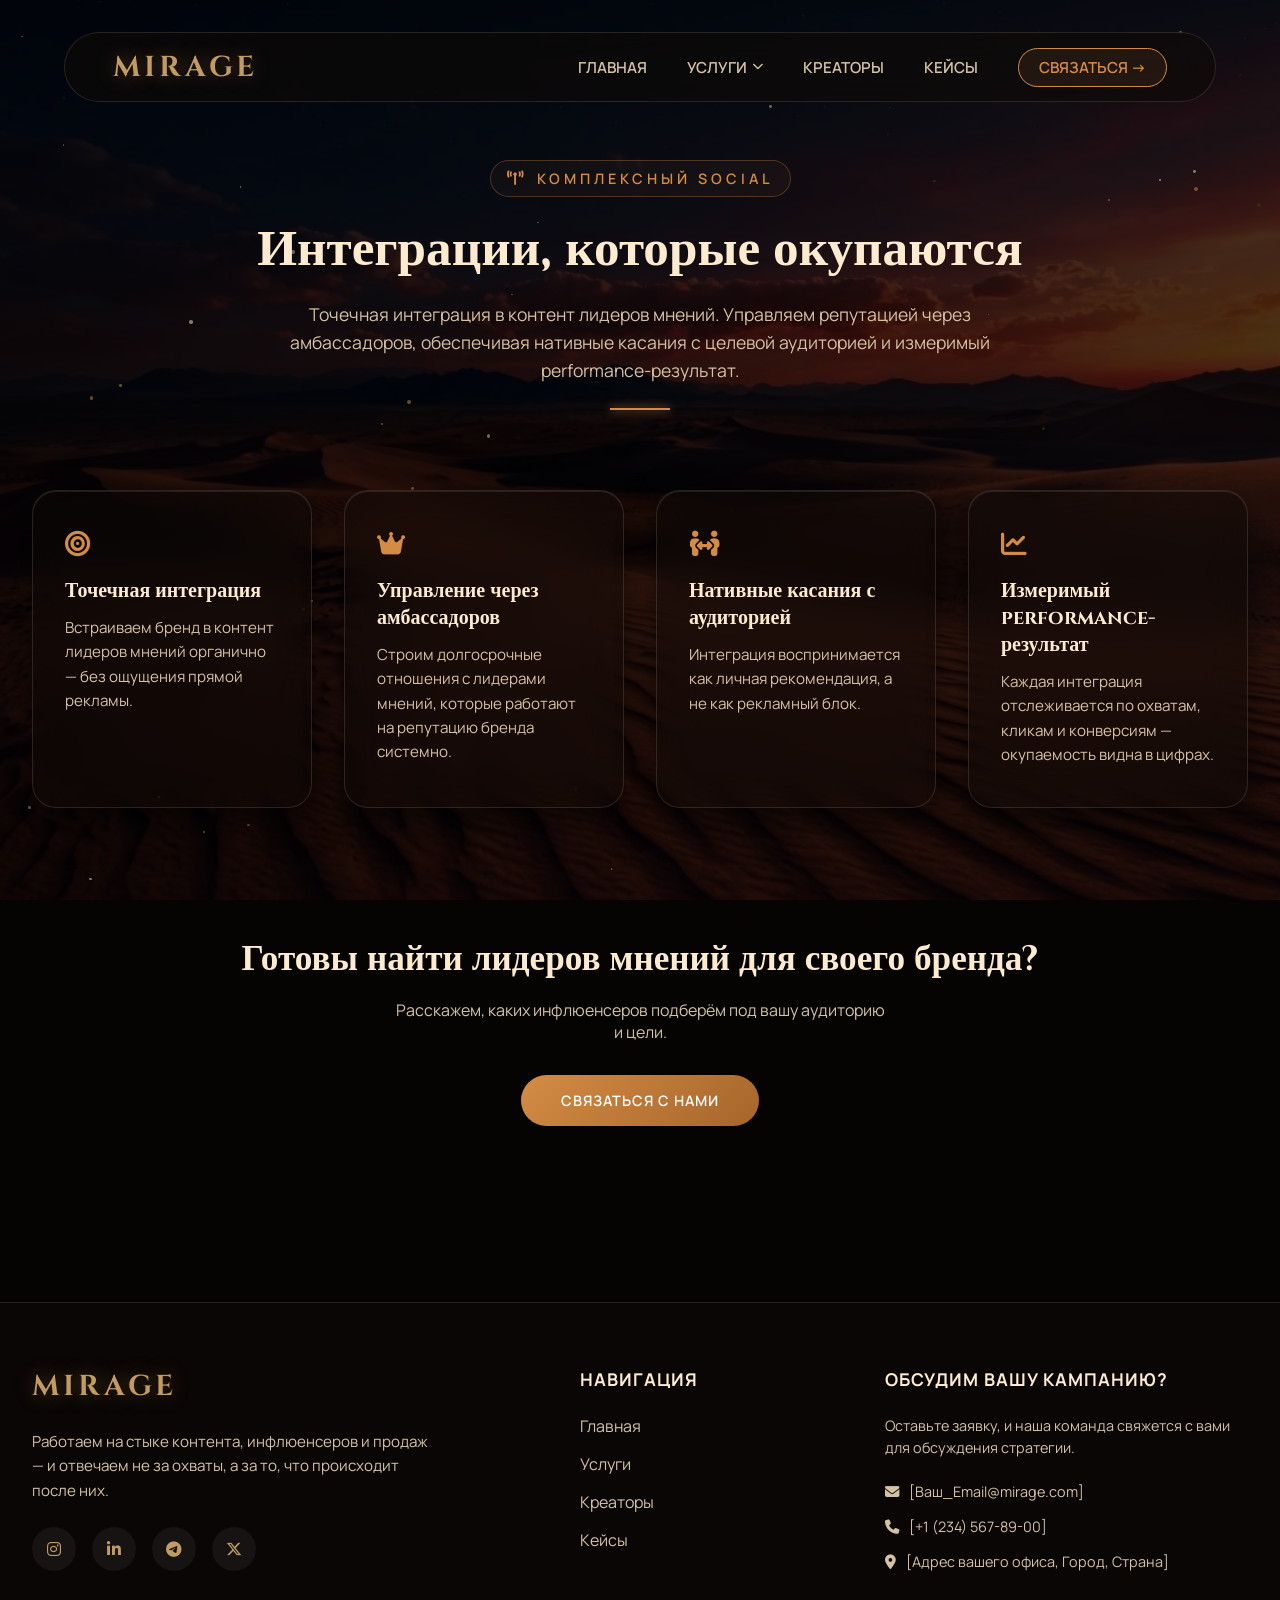
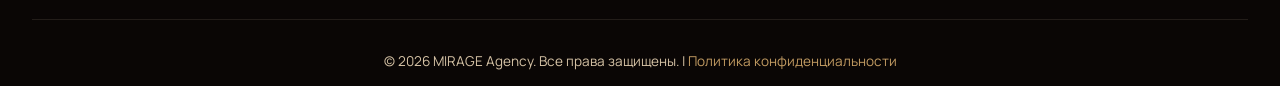
<file: services/influencer-marketing.html>
<!DOCTYPE html>
<html lang="ru">
<head>
    <meta charset="UTF-8">
    <meta name="viewport" content="width=device-width, initial-scale=1.0">
    <title>Инфлюенс-Маркетинг | MIRAGE Agency</title>
    <meta name="description" content="Инфлюенс-маркетинг MIRAGE: точечные интеграции и работа с амбассадорами бренда, которые окупаются в цифрах.">
    <link rel="icon" href="data:image/svg+xml,%3Csvg xmlns='http://www.w3.org/2000/svg' viewBox='0 0 100 100'%3E%3Crect width='100' height='100' rx='22' fill='%230f0a08'/%3E%3Ctext x='50' y='68' font-family='Georgia,serif' font-size='58' font-weight='700' fill='%23c29b62' text-anchor='middle'%3EM%3C/text%3E%3C/svg%3E">
    <link rel="stylesheet" href="../style.css">

    <link rel="preconnect" href="https://fonts.googleapis.com">
    <link rel="preconnect" href="https://fonts.gstatic.com" crossorigin>
    <link href="https://fonts.googleapis.com/css2?family=Cinzel:wght@400;500;700&family=Manrope:wght@200;300;400;600&display=swap" rel="stylesheet">

    <link rel="stylesheet" href="https://cdnjs.cloudflare.com/ajax/libs/font-awesome/6.4.0/css/all.min.css">
</head>
<body>
    <div class="bg-overlay"></div>
    <div id="particles-container"></div>

    <!-- Стеклянное Навигационное Меню -->
    <nav class="glass-nav">
        <div class="logo"><a href="../index.html">MIRAGE</a></div>

        <!-- Меню ссылок -->
        <ul class="nav-links" id="primary-navigation">
            <li><a href="../index.html#home">Главная</a></li>

            <li class="has-mega-menu">
                <a href="#services-menu" class="mega-menu-trigger" aria-haspopup="true" aria-expanded="false" aria-controls="services-menu">Услуги <i class="fa-solid fa-chevron-down nav-icon" aria-hidden="true"></i></a>
                <div class="mega-menu glass-panel" id="services-menu">
                    <div class="mega-menu-grid">
                        <div class="mega-tabs-panel">
                            <div class="mega-tabs" role="tablist" aria-label="Категории услуг">
                                <button type="button" class="mega-tab active" role="tab" aria-selected="true" aria-controls="mega-tabpanel-social" id="mega-tab-social">Комплексный Social</button>
                                <button type="button" class="mega-tab" role="tab" aria-selected="false" aria-controls="mega-tabpanel-brands" id="mega-tab-brands" tabindex="-1">Для Брендов</button>
                            </div>

                            <div class="mega-tab-panel active" id="mega-tabpanel-social" role="tabpanel" aria-labelledby="mega-tab-social">
                                <ul>
                                    <li><a href="social-strategy.html">Social Стратегия</a></li>
                                    <li><a href="influencer-marketing.html" aria-current="page">Инфлюенс-Маркетинг</a></li>
                                    <li><a href="content-studio.html">Студия Контента</a></li>
                                    <li><a href="community-management.html">Комьюнити Менеджмент</a></li>
                                    <li><a href="tiktok-reels-marketing.html">TikTok & Reels Маркетинг</a></li>
                                    <li><a href="ai-discovery.html">AI Дискавери (Поиск талантов)</a></li>
                                    <li><a href="#" class="view-all">Все услуги &rarr;</a></li>
                                </ul>
                            </div>
                            <div class="mega-tab-panel" id="mega-tabpanel-brands" role="tabpanel" aria-labelledby="mega-tab-brands" hidden>
                                <ul>
                                    <li><a href="../brands/why-mirage.html">Почему MIRAGE?</a></li>
                                    <li><a href="../brands/case-studies.html">Кейсы и Результаты</a></li>
                                    <li><a href="../brands/social-ai-platform.html">Платформа Social AI</a></li>
                                    <li><a href="../brands/brand-safety.html">Безопасность Бренда (Brand Safety)</a></li>
                                </ul>
                            </div>
                        </div>
                        <div class="mega-col featured-card">
                            <div class="glass-panel inner-card">
                                <h4>WHITE PAPER: ПРЕДСКАЗУЕМЫЙ SOCIAL ROI</h4>
                                <p>Узнайте, как поведенческие сигналы превращают инвестиции в социальные сети в измеримый рост бизнеса.</p>
                                <a class="featured-image-placeholder" href="../assets/MIRAGE-Social-ROI-Whitepaper.pdf" download="MIRAGE-Social-ROI-Whitepaper.pdf">
                                    <i class="fa-solid fa-file-pdf" aria-hidden="true"></i> Скачать отчет
                                </a>
                            </div>
                        </div>
                    </div>
                </div>
            </li>

            <li><a href="../index.html#creators">Креаторы</a></li>
            <li><a href="../index.html#cases">Кейсы</a></li>
            <li><a href="#contact" class="nav-cta">Связаться &rarr;</a></li>
        </ul>

        <!-- Бургер-меню для мобильных -->
        <button type="button" class="menu-toggle" aria-label="Открыть меню" aria-expanded="false" aria-controls="primary-navigation">
            <i class="fa-solid fa-bars" aria-hidden="true"></i>
        </button>
    </nav>

    <main>
        <section class="page-hero fade-in">
            <span class="eyebrow"><i class="fa-solid fa-tower-broadcast" aria-hidden="true"></i> Комплексный Social</span>
            <h1>Интеграции, которые окупаются</h1>
            <p class="lede">Точечная интеграция в контент лидеров мнений. Управляем репутацией через амбассадоров, обеспечивая нативные касания с целевой аудиторией и измеримый performance-результат.</p>
            <div class="divider"></div>
        </section>

        <section class="feature-grid">
            <div class="glass-panel feature-card fade-in stagger-1">
                <i class="fa-solid fa-bullseye" aria-hidden="true"></i>
                <h3>Точечная интеграция</h3>
                <p>Встраиваем бренд в контент лидеров мнений органично — без ощущения прямой рекламы.</p>
            </div>
            <div class="glass-panel feature-card fade-in stagger-2">
                <i class="fa-solid fa-crown" aria-hidden="true"></i>
                <h3>Управление через амбассадоров</h3>
                <p>Строим долгосрочные отношения с лидерами мнений, которые работают на репутацию бренда системно.</p>
            </div>
            <div class="glass-panel feature-card fade-in stagger-3">
                <i class="fa-solid fa-people-arrows" aria-hidden="true"></i>
                <h3>Нативные касания с аудиторией</h3>
                <p>Интеграция воспринимается как личная рекомендация, а не как рекламный блок.</p>
            </div>
            <div class="glass-panel feature-card fade-in stagger-1">
                <i class="fa-solid fa-chart-line" aria-hidden="true"></i>
                <h3>Измеримый performance-результат</h3>
                <p>Каждая интеграция отслеживается по охватам, кликам и конверсиям — окупаемость видна в цифрах.</p>
            </div>
        </section>

        <section class="page-cta fade-in">
            <h2>Готовы найти лидеров мнений для своего бренда?</h2>
            <p>Расскажем, каких инфлюенсеров подберём под вашу аудиторию и цели.</p>
            <a href="#contact" class="cta-button primary">Связаться с нами</a>
        </section>
    </main>

    <!-- Подвал / Контакты -->
    <footer id="contact" class="glass-footer">
        <div class="footer-grid">
            <div class="footer-brand">
                <div class="logo"><a href="../index.html">MIRAGE</a></div>
                <p>Работаем на стыке контента, инфлюенсеров и продаж — и отвечаем не за охваты, а за то, что происходит после них.</p>
                <!-- TODO: перед публикацией заменить href="#" на реальные ссылки соцсетей -->
                <div class="social-links">
                    <a href="#" aria-label="Instagram"><i class="fa-brands fa-instagram" aria-hidden="true"></i></a>
                    <a href="#" aria-label="LinkedIn"><i class="fa-brands fa-linkedin-in" aria-hidden="true"></i></a>
                    <a href="#" aria-label="Telegram"><i class="fa-brands fa-telegram" aria-hidden="true"></i></a>
                    <a href="#" aria-label="Twitter / X"><i class="fa-brands fa-x-twitter" aria-hidden="true"></i></a>
                </div>
            </div>

            <div class="footer-links">
                <h4>Навигация</h4>
                <ul>
                    <li><a href="../index.html#home">Главная</a></li>
                    <li><a href="../index.html#services-menu">Услуги</a></li>
                    <li><a href="../index.html#creators">Креаторы</a></li>
                    <li><a href="../index.html#cases">Кейсы</a></li>
                </ul>
            </div>

            <div class="footer-contact">
                <h4>Обсудим вашу кампанию?</h4>
                <p>Оставьте заявку, и наша команда свяжется с вами для обсуждения стратегии.</p>
                <!-- TODO: перед публикацией подставить реальные email/телефон/адрес -->
                <ul>
                    <li><i class="fa-solid fa-envelope" aria-hidden="true"></i> <a href="#">[Ваш_Email@mirage.com]</a></li>
                    <li><i class="fa-solid fa-phone" aria-hidden="true"></i> <a href="#">[+1 (234) 567-89-00]</a></li>
                    <li><i class="fa-solid fa-location-dot" aria-hidden="true"></i> [Адрес вашего офиса, Город, Страна]</li>
                </ul>
            </div>
        </div>
        <div class="footer-bottom">
            <p>&copy; 2026 MIRAGE Agency. Все права защищены. | <a href="#">Политика конфиденциальности</a></p>
        </div>
    </footer>

    <script src="../script.js"></script>
</body>
</html>
</file>
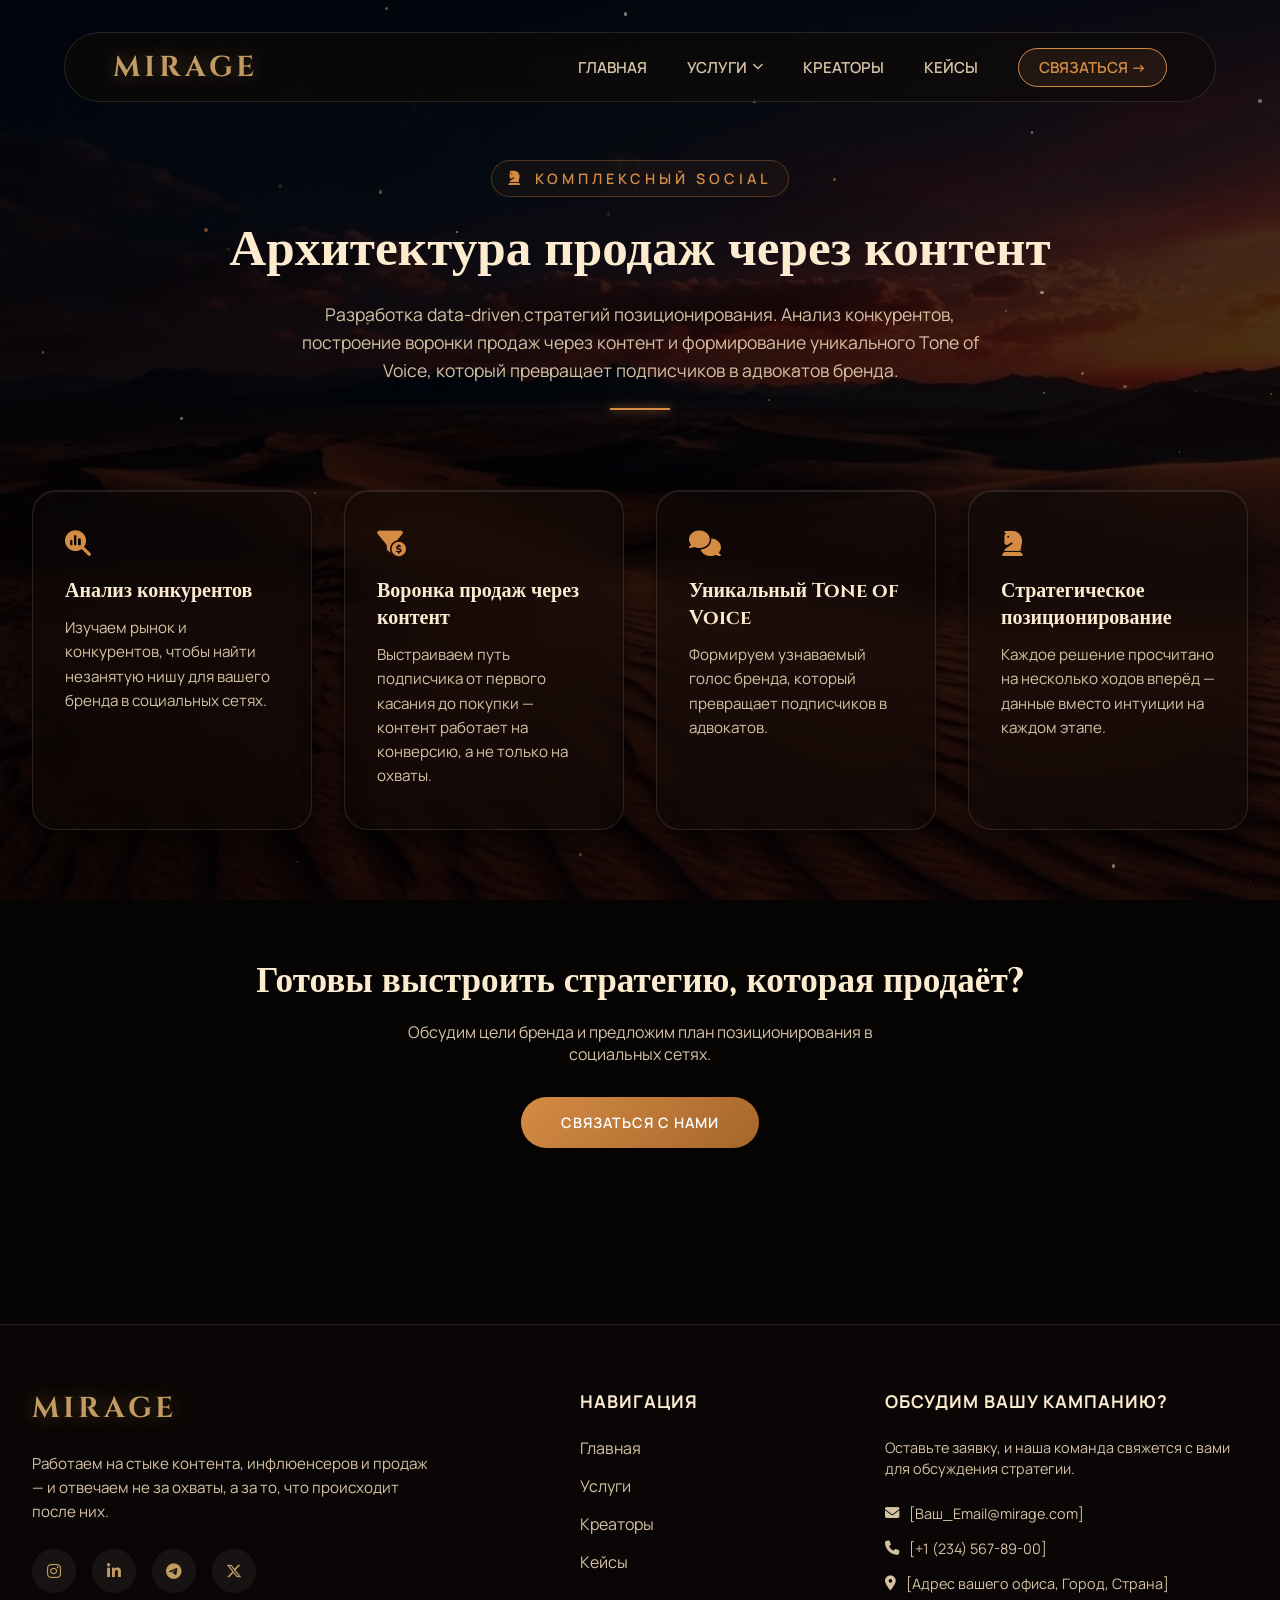
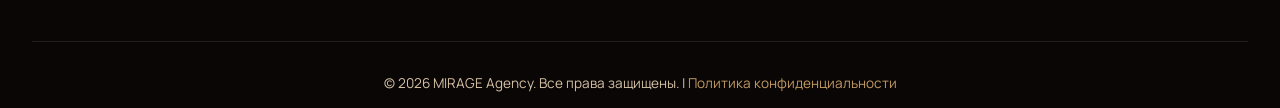
<file: services/social-strategy.html>
<!DOCTYPE html>
<html lang="ru">
<head>
    <meta charset="UTF-8">
    <meta name="viewport" content="width=device-width, initial-scale=1.0">
    <title>Social Стратегия | MIRAGE Agency</title>
    <meta name="description" content="Social-стратегия от MIRAGE: анализ конкурентов, воронка продаж через контент и Tone of Voice, которые работают на бизнес-результат.">
    <link rel="icon" href="data:image/svg+xml,%3Csvg xmlns='http://www.w3.org/2000/svg' viewBox='0 0 100 100'%3E%3Crect width='100' height='100' rx='22' fill='%230f0a08'/%3E%3Ctext x='50' y='68' font-family='Georgia,serif' font-size='58' font-weight='700' fill='%23c29b62' text-anchor='middle'%3EM%3C/text%3E%3C/svg%3E">
    <link rel="stylesheet" href="../style.css">

    <link rel="preconnect" href="https://fonts.googleapis.com">
    <link rel="preconnect" href="https://fonts.gstatic.com" crossorigin>
    <link href="https://fonts.googleapis.com/css2?family=Cinzel:wght@400;500;700&family=Manrope:wght@200;300;400;600&display=swap" rel="stylesheet">

    <link rel="stylesheet" href="https://cdnjs.cloudflare.com/ajax/libs/font-awesome/6.4.0/css/all.min.css">
</head>
<body>
    <div class="bg-overlay"></div>
    <div id="particles-container"></div>

    <!-- Стеклянное Навигационное Меню -->
    <nav class="glass-nav">
        <div class="logo"><a href="../index.html">MIRAGE</a></div>

        <!-- Меню ссылок -->
        <ul class="nav-links" id="primary-navigation">
            <li><a href="../index.html#home">Главная</a></li>

            <li class="has-mega-menu">
                <a href="#services-menu" class="mega-menu-trigger" aria-haspopup="true" aria-expanded="false" aria-controls="services-menu">Услуги <i class="fa-solid fa-chevron-down nav-icon" aria-hidden="true"></i></a>
                <div class="mega-menu glass-panel" id="services-menu">
                    <div class="mega-menu-grid">
                        <div class="mega-tabs-panel">
                            <div class="mega-tabs" role="tablist" aria-label="Категории услуг">
                                <button type="button" class="mega-tab active" role="tab" aria-selected="true" aria-controls="mega-tabpanel-social" id="mega-tab-social">Комплексный Social</button>
                                <button type="button" class="mega-tab" role="tab" aria-selected="false" aria-controls="mega-tabpanel-brands" id="mega-tab-brands" tabindex="-1">Для Брендов</button>
                            </div>

                            <div class="mega-tab-panel active" id="mega-tabpanel-social" role="tabpanel" aria-labelledby="mega-tab-social">
                                <ul>
                                    <li><a href="social-strategy.html" aria-current="page">Social Стратегия</a></li>
                                    <li><a href="influencer-marketing.html">Инфлюенс-Маркетинг</a></li>
                                    <li><a href="content-studio.html">Студия Контента</a></li>
                                    <li><a href="community-management.html">Комьюнити Менеджмент</a></li>
                                    <li><a href="tiktok-reels-marketing.html">TikTok & Reels Маркетинг</a></li>
                                    <li><a href="ai-discovery.html">AI Дискавери (Поиск талантов)</a></li>
                                    <li><a href="#" class="view-all">Все услуги &rarr;</a></li>
                                </ul>
                            </div>
                            <div class="mega-tab-panel" id="mega-tabpanel-brands" role="tabpanel" aria-labelledby="mega-tab-brands" hidden>
                                <ul>
                                    <li><a href="../brands/why-mirage.html">Почему MIRAGE?</a></li>
                                    <li><a href="../brands/case-studies.html">Кейсы и Результаты</a></li>
                                    <li><a href="../brands/social-ai-platform.html">Платформа Social AI</a></li>
                                    <li><a href="../brands/brand-safety.html">Безопасность Бренда (Brand Safety)</a></li>
                                </ul>
                            </div>
                        </div>
                        <div class="mega-col featured-card">
                            <div class="glass-panel inner-card">
                                <h4>WHITE PAPER: ПРЕДСКАЗУЕМЫЙ SOCIAL ROI</h4>
                                <p>Узнайте, как поведенческие сигналы превращают инвестиции в социальные сети в измеримый рост бизнеса.</p>
                                <a class="featured-image-placeholder" href="../assets/MIRAGE-Social-ROI-Whitepaper.pdf" download="MIRAGE-Social-ROI-Whitepaper.pdf">
                                    <i class="fa-solid fa-file-pdf" aria-hidden="true"></i> Скачать отчет
                                </a>
                            </div>
                        </div>
                    </div>
                </div>
            </li>

            <li><a href="../index.html#creators">Креаторы</a></li>
            <li><a href="../index.html#cases">Кейсы</a></li>
            <li><a href="#contact" class="nav-cta">Связаться &rarr;</a></li>
        </ul>

        <!-- Бургер-меню для мобильных -->
        <button type="button" class="menu-toggle" aria-label="Открыть меню" aria-expanded="false" aria-controls="primary-navigation">
            <i class="fa-solid fa-bars" aria-hidden="true"></i>
        </button>
    </nav>

    <main>
        <section class="page-hero fade-in">
            <span class="eyebrow"><i class="fa-solid fa-chess-knight" aria-hidden="true"></i> Комплексный Social</span>
            <h1>Архитектура продаж через контент</h1>
            <p class="lede">Разработка data-driven стратегий позиционирования. Анализ конкурентов, построение воронки продаж через контент и формирование уникального Tone of Voice, который превращает подписчиков в адвокатов бренда.</p>
            <div class="divider"></div>
        </section>

        <section class="feature-grid">
            <div class="glass-panel feature-card fade-in stagger-1">
                <i class="fa-solid fa-magnifying-glass-chart" aria-hidden="true"></i>
                <h3>Анализ конкурентов</h3>
                <p>Изучаем рынок и конкурентов, чтобы найти незанятую нишу для вашего бренда в социальных сетях.</p>
            </div>
            <div class="glass-panel feature-card fade-in stagger-2">
                <i class="fa-solid fa-filter-circle-dollar" aria-hidden="true"></i>
                <h3>Воронка продаж через контент</h3>
                <p>Выстраиваем путь подписчика от первого касания до покупки — контент работает на конверсию, а не только на охваты.</p>
            </div>
            <div class="glass-panel feature-card fade-in stagger-3">
                <i class="fa-solid fa-comments" aria-hidden="true"></i>
                <h3>Уникальный Tone of Voice</h3>
                <p>Формируем узнаваемый голос бренда, который превращает подписчиков в адвокатов.</p>
            </div>
            <div class="glass-panel feature-card fade-in stagger-1">
                <i class="fa-solid fa-chess-knight" aria-hidden="true"></i>
                <h3>Стратегическое позиционирование</h3>
                <p>Каждое решение просчитано на несколько ходов вперёд — данные вместо интуиции на каждом этапе.</p>
            </div>
        </section>

        <section class="page-cta fade-in">
            <h2>Готовы выстроить стратегию, которая продаёт?</h2>
            <p>Обсудим цели бренда и предложим план позиционирования в социальных сетях.</p>
            <a href="#contact" class="cta-button primary">Связаться с нами</a>
        </section>
    </main>

    <!-- Подвал / Контакты -->
    <footer id="contact" class="glass-footer">
        <div class="footer-grid">
            <div class="footer-brand">
                <div class="logo"><a href="../index.html">MIRAGE</a></div>
                <p>Работаем на стыке контента, инфлюенсеров и продаж — и отвечаем не за охваты, а за то, что происходит после них.</p>
                <!-- TODO: перед публикацией заменить href="#" на реальные ссылки соцсетей -->
                <div class="social-links">
                    <a href="#" aria-label="Instagram"><i class="fa-brands fa-instagram" aria-hidden="true"></i></a>
                    <a href="#" aria-label="LinkedIn"><i class="fa-brands fa-linkedin-in" aria-hidden="true"></i></a>
                    <a href="#" aria-label="Telegram"><i class="fa-brands fa-telegram" aria-hidden="true"></i></a>
                    <a href="#" aria-label="Twitter / X"><i class="fa-brands fa-x-twitter" aria-hidden="true"></i></a>
                </div>
            </div>

            <div class="footer-links">
                <h4>Навигация</h4>
                <ul>
                    <li><a href="../index.html#home">Главная</a></li>
                    <li><a href="../index.html#services-menu">Услуги</a></li>
                    <li><a href="../index.html#creators">Креаторы</a></li>
                    <li><a href="../index.html#cases">Кейсы</a></li>
                </ul>
            </div>

            <div class="footer-contact">
                <h4>Обсудим вашу кампанию?</h4>
                <p>Оставьте заявку, и наша команда свяжется с вами для обсуждения стратегии.</p>
                <!-- TODO: перед публикацией подставить реальные email/телефон/адрес -->
                <ul>
                    <li><i class="fa-solid fa-envelope" aria-hidden="true"></i> <a href="#">[Ваш_Email@mirage.com]</a></li>
                    <li><i class="fa-solid fa-phone" aria-hidden="true"></i> <a href="#">[+1 (234) 567-89-00]</a></li>
                    <li><i class="fa-solid fa-location-dot" aria-hidden="true"></i> [Адрес вашего офиса, Город, Страна]</li>
                </ul>
            </div>
        </div>
        <div class="footer-bottom">
            <p>&copy; 2026 MIRAGE Agency. Все права защищены. | <a href="#">Политика конфиденциальности</a></p>
        </div>
    </footer>

    <script src="../script.js"></script>
</body>
</html>
</file>
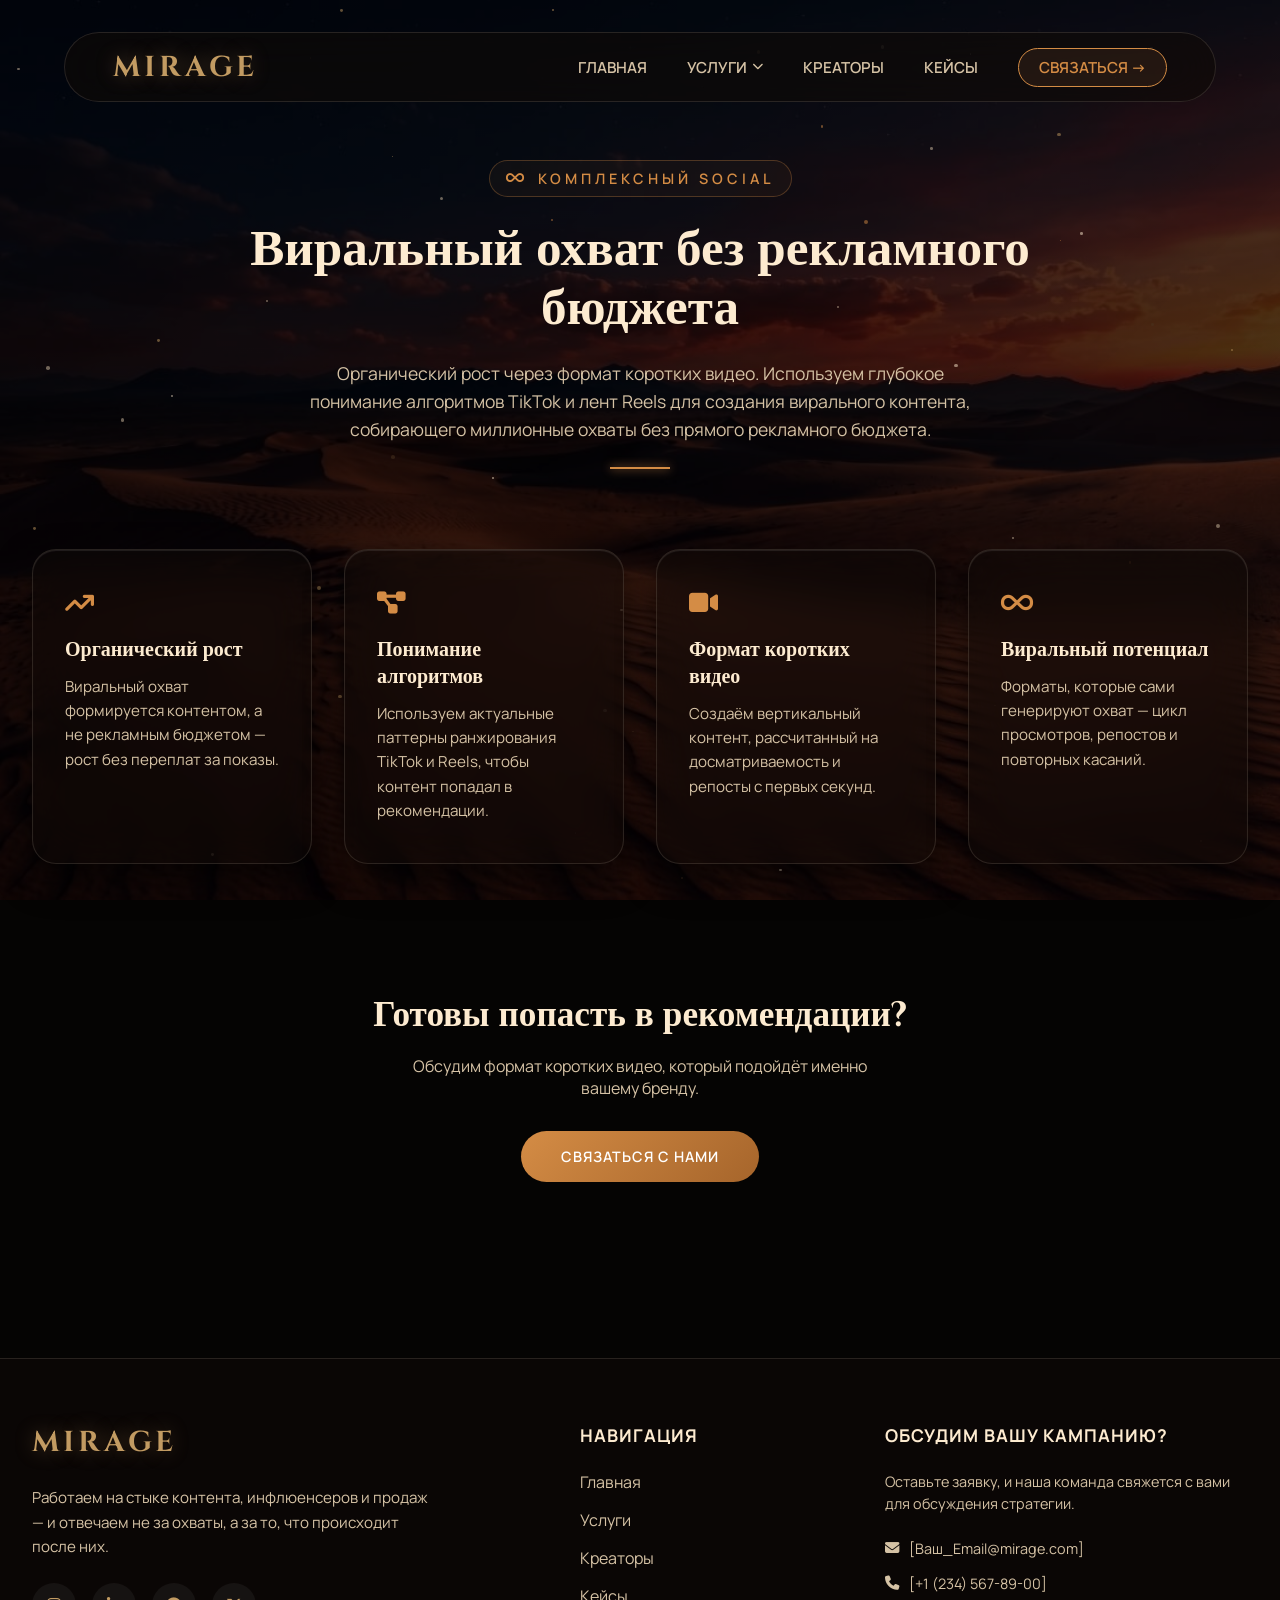
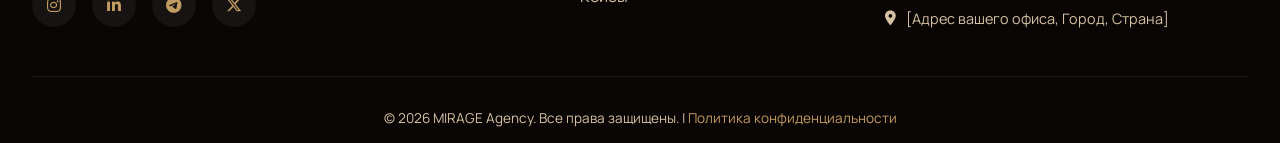
<file: services/tiktok-reels-marketing.html>
<!DOCTYPE html>
<html lang="ru">
<head>
    <meta charset="UTF-8">
    <meta name="viewport" content="width=device-width, initial-scale=1.0">
    <title>TikTok & Reels Маркетинг | MIRAGE Agency</title>
    <meta name="description" content="TikTok и Reels маркетинг MIRAGE: органический виральный охват без рекламного бюджета за счёт понимания алгоритмов площадок.">
    <link rel="icon" href="data:image/svg+xml,%3Csvg xmlns='http://www.w3.org/2000/svg' viewBox='0 0 100 100'%3E%3Crect width='100' height='100' rx='22' fill='%230f0a08'/%3E%3Ctext x='50' y='68' font-family='Georgia,serif' font-size='58' font-weight='700' fill='%23c29b62' text-anchor='middle'%3EM%3C/text%3E%3C/svg%3E">
    <link rel="stylesheet" href="../style.css">

    <link rel="preconnect" href="https://fonts.googleapis.com">
    <link rel="preconnect" href="https://fonts.gstatic.com" crossorigin>
    <link href="https://fonts.googleapis.com/css2?family=Cinzel:wght@400;500;700&family=Manrope:wght@200;300;400;600&display=swap" rel="stylesheet">

    <link rel="stylesheet" href="https://cdnjs.cloudflare.com/ajax/libs/font-awesome/6.4.0/css/all.min.css">
</head>
<body>
    <div class="bg-overlay"></div>
    <div id="particles-container"></div>

    <!-- Стеклянное Навигационное Меню -->
    <nav class="glass-nav">
        <div class="logo"><a href="../index.html">MIRAGE</a></div>

        <!-- Меню ссылок -->
        <ul class="nav-links" id="primary-navigation">
            <li><a href="../index.html#home">Главная</a></li>

            <li class="has-mega-menu">
                <a href="#services-menu" class="mega-menu-trigger" aria-haspopup="true" aria-expanded="false" aria-controls="services-menu">Услуги <i class="fa-solid fa-chevron-down nav-icon" aria-hidden="true"></i></a>
                <div class="mega-menu glass-panel" id="services-menu">
                    <div class="mega-menu-grid">
                        <div class="mega-tabs-panel">
                            <div class="mega-tabs" role="tablist" aria-label="Категории услуг">
                                <button type="button" class="mega-tab active" role="tab" aria-selected="true" aria-controls="mega-tabpanel-social" id="mega-tab-social">Комплексный Social</button>
                                <button type="button" class="mega-tab" role="tab" aria-selected="false" aria-controls="mega-tabpanel-brands" id="mega-tab-brands" tabindex="-1">Для Брендов</button>
                            </div>

                            <div class="mega-tab-panel active" id="mega-tabpanel-social" role="tabpanel" aria-labelledby="mega-tab-social">
                                <ul>
                                    <li><a href="social-strategy.html">Social Стратегия</a></li>
                                    <li><a href="influencer-marketing.html">Инфлюенс-Маркетинг</a></li>
                                    <li><a href="content-studio.html">Студия Контента</a></li>
                                    <li><a href="community-management.html">Комьюнити Менеджмент</a></li>
                                    <li><a href="tiktok-reels-marketing.html" aria-current="page">TikTok & Reels Маркетинг</a></li>
                                    <li><a href="ai-discovery.html">AI Дискавери (Поиск талантов)</a></li>
                                    <li><a href="#" class="view-all">Все услуги &rarr;</a></li>
                                </ul>
                            </div>
                            <div class="mega-tab-panel" id="mega-tabpanel-brands" role="tabpanel" aria-labelledby="mega-tab-brands" hidden>
                                <ul>
                                    <li><a href="../brands/why-mirage.html">Почему MIRAGE?</a></li>
                                    <li><a href="../brands/case-studies.html">Кейсы и Результаты</a></li>
                                    <li><a href="../brands/social-ai-platform.html">Платформа Social AI</a></li>
                                    <li><a href="../brands/brand-safety.html">Безопасность Бренда (Brand Safety)</a></li>
                                </ul>
                            </div>
                        </div>
                        <div class="mega-col featured-card">
                            <div class="glass-panel inner-card">
                                <h4>WHITE PAPER: ПРЕДСКАЗУЕМЫЙ SOCIAL ROI</h4>
                                <p>Узнайте, как поведенческие сигналы превращают инвестиции в социальные сети в измеримый рост бизнеса.</p>
                                <a class="featured-image-placeholder" href="../assets/MIRAGE-Social-ROI-Whitepaper.pdf" download="MIRAGE-Social-ROI-Whitepaper.pdf">
                                    <i class="fa-solid fa-file-pdf" aria-hidden="true"></i> Скачать отчет
                                </a>
                            </div>
                        </div>
                    </div>
                </div>
            </li>

            <li><a href="../index.html#creators">Креаторы</a></li>
            <li><a href="../index.html#cases">Кейсы</a></li>
            <li><a href="#contact" class="nav-cta">Связаться &rarr;</a></li>
        </ul>

        <!-- Бургер-меню для мобильных -->
        <button type="button" class="menu-toggle" aria-label="Открыть меню" aria-expanded="false" aria-controls="primary-navigation">
            <i class="fa-solid fa-bars" aria-hidden="true"></i>
        </button>
    </nav>

    <main>
        <section class="page-hero fade-in">
            <span class="eyebrow"><i class="fa-solid fa-infinity" aria-hidden="true"></i> Комплексный Social</span>
            <h1>Виральный охват без рекламного бюджета</h1>
            <p class="lede">Органический рост через формат коротких видео. Используем глубокое понимание алгоритмов TikTok и лент Reels для создания вирального контента, собирающего миллионные охваты без прямого рекламного бюджета.</p>
            <div class="divider"></div>
        </section>

        <section class="feature-grid">
            <div class="glass-panel feature-card fade-in stagger-1">
                <i class="fa-solid fa-arrow-trend-up" aria-hidden="true"></i>
                <h3>Органический рост</h3>
                <p>Виральный охват формируется контентом, а не рекламным бюджетом — рост без переплат за показы.</p>
            </div>
            <div class="glass-panel feature-card fade-in stagger-2">
                <i class="fa-solid fa-diagram-project" aria-hidden="true"></i>
                <h3>Понимание алгоритмов</h3>
                <p>Используем актуальные паттерны ранжирования TikTok и Reels, чтобы контент попадал в рекомендации.</p>
            </div>
            <div class="glass-panel feature-card fade-in stagger-3">
                <i class="fa-solid fa-video" aria-hidden="true"></i>
                <h3>Формат коротких видео</h3>
                <p>Создаём вертикальный контент, рассчитанный на досматриваемость и репосты с первых секунд.</p>
            </div>
            <div class="glass-panel feature-card fade-in stagger-1">
                <i class="fa-solid fa-infinity" aria-hidden="true"></i>
                <h3>Виральный потенциал</h3>
                <p>Форматы, которые сами генерируют охват — цикл просмотров, репостов и повторных касаний.</p>
            </div>
        </section>

        <section class="page-cta fade-in">
            <h2>Готовы попасть в рекомендации?</h2>
            <p>Обсудим формат коротких видео, который подойдёт именно вашему бренду.</p>
            <a href="#contact" class="cta-button primary">Связаться с нами</a>
        </section>
    </main>

    <!-- Подвал / Контакты -->
    <footer id="contact" class="glass-footer">
        <div class="footer-grid">
            <div class="footer-brand">
                <div class="logo"><a href="../index.html">MIRAGE</a></div>
                <p>Работаем на стыке контента, инфлюенсеров и продаж — и отвечаем не за охваты, а за то, что происходит после них.</p>
                <!-- TODO: перед публикацией заменить href="#" на реальные ссылки соцсетей -->
                <div class="social-links">
                    <a href="#" aria-label="Instagram"><i class="fa-brands fa-instagram" aria-hidden="true"></i></a>
                    <a href="#" aria-label="LinkedIn"><i class="fa-brands fa-linkedin-in" aria-hidden="true"></i></a>
                    <a href="#" aria-label="Telegram"><i class="fa-brands fa-telegram" aria-hidden="true"></i></a>
                    <a href="#" aria-label="Twitter / X"><i class="fa-brands fa-x-twitter" aria-hidden="true"></i></a>
                </div>
            </div>

            <div class="footer-links">
                <h4>Навигация</h4>
                <ul>
                    <li><a href="../index.html#home">Главная</a></li>
                    <li><a href="../index.html#services-menu">Услуги</a></li>
                    <li><a href="../index.html#creators">Креаторы</a></li>
                    <li><a href="../index.html#cases">Кейсы</a></li>
                </ul>
            </div>

            <div class="footer-contact">
                <h4>Обсудим вашу кампанию?</h4>
                <p>Оставьте заявку, и наша команда свяжется с вами для обсуждения стратегии.</p>
                <!-- TODO: перед публикацией подставить реальные email/телефон/адрес -->
                <ul>
                    <li><i class="fa-solid fa-envelope" aria-hidden="true"></i> <a href="#">[Ваш_Email@mirage.com]</a></li>
                    <li><i class="fa-solid fa-phone" aria-hidden="true"></i> <a href="#">[+1 (234) 567-89-00]</a></li>
                    <li><i class="fa-solid fa-location-dot" aria-hidden="true"></i> [Адрес вашего офиса, Город, Страна]</li>
                </ul>
            </div>
        </div>
        <div class="footer-bottom">
            <p>&copy; 2026 MIRAGE Agency. Все права защищены. | <a href="#">Политика конфиденциальности</a></p>
        </div>
    </footer>

    <script src="../script.js"></script>
</body>
</html>
</file>
<file: style.css>
:root {
    --font-heading: 'Cinzel', serif;
    --font-body: 'Manrope', sans-serif;
    
    --text-cream: #FDEBD0;         
    --text-muted: #D5C2A5;         
    --accent-amber: #D48C45;       
    --accent-gold: #C29B62;        
    --accent-coffee: #4A3320;      
    
    --glass-bg: rgba(15, 10, 8, 0.45);
    --glass-bg-nav: rgba(15, 10, 8, 0.6);
    --glass-bg-strong: rgba(12, 8, 6, 0.85);
    --glass-bg-strongest: rgba(12, 8, 6, 0.95);
    --glass-border: rgba(253, 235, 208, 0.12);
    --glass-shadow: 0 15px 35px rgba(0, 0, 0, 0.6);
    --glass-highlight: inset 0 1px 1px rgba(255, 255, 255, 0.1);
    --blur-strong: 25px;
    --blur-base: 20px;
}

* { margin: 0; padding: 0; box-sizing: border-box; }
html { scroll-behavior: smooth; }

body {
    font-family: var(--font-body);
    color: var(--text-cream);
    background-color: #050403;
    /* Рекомендуется конвертировать картинку в webp для скорости загрузки */
    background-image: url('Gemini_Generated_Image_9etfbc9etfbc9etf.png');
    background-size: cover;
    background-position: center;
    background-attachment: fixed;
    background-repeat: no-repeat;
    min-height: 100vh;
    overflow-x: hidden;
}

.bg-overlay {
    position: fixed; top: 0; left: 0; width: 100%; height: 100%;
    background: linear-gradient(135deg, rgba(8, 5, 10, 0.85) 0%, rgba(30, 15, 5, 0.75) 100%);
    mix-blend-mode: multiply; z-index: -1;
}

#particles-container {
    position: fixed; top: 0; left: 0; width: 100%; height: 100%; z-index: 0; pointer-events: none; overflow: hidden;
}

.particle {
    position: absolute; background-color: var(--accent-gold); border-radius: 50%; opacity: 0.5; animation: float-sand linear infinite;
}

@keyframes float-sand {
    0% { transform: translateY(0) translateX(0) rotate(0deg); opacity: 0; }
    10% { opacity: 0.6; }
    90% { opacity: 0.6; }
    100% { transform: translateY(-100vh) translateX(100px) rotate(360deg); opacity: 0; }
}

.glass-panel {
    background: var(--glass-bg); backdrop-filter: blur(20px); -webkit-backdrop-filter: blur(20px);
    border: 1px solid var(--glass-border); box-shadow: var(--glass-shadow), var(--glass-highlight);
    border-radius: 24px; position: relative; z-index: 10;
}

/* === Навигация === */
.glass-nav {
    position: fixed; top: 2rem; left: 50%; transform: translateX(-50%); width: 90%; max-width: 1300px;
    height: 70px; display: flex; justify-content: space-between; align-items: center; padding: 0 3rem;
    border-radius: 100px; z-index: 1000;
    background: var(--glass-bg-nav); backdrop-filter: blur(var(--blur-strong)); -webkit-backdrop-filter: blur(var(--blur-strong)); border: 1px solid var(--glass-border);
}

.logo {
    font-family: var(--font-heading); font-size: 1.8rem; font-weight: 700; letter-spacing: 4px;
    color: var(--accent-gold); text-shadow: 0 0 20px rgba(194, 155, 98, 0.4);
}
.logo a { color: inherit; text-decoration: none; }

.nav-links { display: flex; list-style: none; gap: 2.5rem; align-items: center; }
.nav-links > li > a {
    text-decoration: none; color: var(--text-muted); font-size: 0.95rem; font-weight: 600; text-transform: uppercase;
    transition: color 0.3s ease; display: flex; align-items: center; gap: 5px; padding: 25px 0;
}
.nav-links > li > a:hover { color: var(--text-cream); }
.nav-icon { font-size: 0.7rem; transition: transform 0.3s ease; }

.nav-cta {
    background: rgba(212, 140, 69, 0.1); border: 1px solid var(--accent-amber); padding: 8px 20px !important;
    border-radius: 50px; color: var(--accent-amber) !important;
}
.nav-cta:hover { background: var(--accent-amber); color: #fff !important; }

/* === МЕГА-МЕНЮ === */
.has-mega-menu { position: relative; }
.mega-menu {
    position: absolute; top: 100%; left: -100px; width: 800px; padding: 2.5rem; opacity: 0; visibility: hidden;
    transform: translateY(20px); transition: all 0.4s cubic-bezier(0.25, 0.8, 0.25, 1); border-radius: 20px;
    background: var(--glass-bg-strong);
}
.has-mega-menu:hover .mega-menu { opacity: 1; visibility: visible; transform: translateY(0); }
.has-mega-menu:hover .nav-icon { transform: rotate(180deg); }
/* Открытие по клику (тач-устройства / клавиатура) — дублирует hover-поведение */
.has-mega-menu .mega-menu.mega-menu-open { opacity: 1; visibility: visible; transform: translateY(0); }
.has-mega-menu .mega-menu-trigger[aria-expanded="true"] .nav-icon { transform: rotate(180deg); }

.mega-menu-grid { display: grid; grid-template-columns: 1.6fr 1fr; gap: 2rem; }

/* Подвкладки "Комплексный Social" / "Для Брендов" */
.mega-tabs {
    display: flex; gap: 2rem; border-bottom: 1px solid rgba(253,235,208,0.1); margin-bottom: 1.5rem;
}
.mega-tab {
    background: none; border: none; cursor: pointer; font-family: var(--font-body);
    font-size: 0.85rem; letter-spacing: 2px; text-transform: uppercase; color: var(--text-muted);
    padding: 10px 2px; min-height: 44px; position: relative; transition: color 0.2s;
}
.mega-tab:hover { color: var(--text-cream); }
.mega-tab.active { color: var(--accent-amber); }
.mega-tab.active::after {
    content: ''; position: absolute; left: 0; right: 0; bottom: -1px; height: 2px; background: var(--accent-amber);
}
.mega-tab-panel { display: none; }
.mega-tab-panel.active { display: block; animation: fadeInUp 0.3s ease; }

.mega-tab-panel ul,
.mega-col ul { list-style: none; display: flex; flex-direction: column; gap: 1rem; }
.mega-tab-panel ul li a,
.mega-col ul li a { color: var(--text-cream); text-decoration: none; font-size: 0.95rem; font-weight: 300; transition: color 0.2s; }
.mega-tab-panel ul li a:hover,
.mega-col ul li a:hover { color: var(--accent-gold); }
.mega-tab-panel ul li a.view-all,
.mega-col ul li a.view-all { color: var(--accent-amber); font-weight: 600; margin-top: 10px; display: inline-block; }
.mega-tab-panel ul li a[aria-current="page"],
.mega-col ul li a[aria-current="page"] { color: var(--accent-gold); font-weight: 600; }

.featured-card .inner-card {
    padding: 1.5rem; border-radius: 12px; background: rgba(255,255,255,0.03); border: 1px solid rgba(212,140,69,0.2);
}
.featured-card h4 { border-bottom: none; color: var(--text-cream); font-size: 1rem; margin-bottom: 0.5rem; line-height: 1.4; }
.featured-card p { font-size: 0.85rem; color: var(--text-muted); margin-bottom: 1rem; line-height: 1.5; }
.featured-image-placeholder {
    width: 100%; height: 80px; background: linear-gradient(135deg, rgba(212,140,69,0.1), rgba(212,140,69,0.3));
    border-radius: 8px; display: flex; align-items: center; justify-content: center;
    color: var(--accent-gold); text-decoration: none; font-size: 0.9rem; font-weight: 600; gap: 10px; cursor: pointer; transition: background 0.3s;
}
.featured-image-placeholder:hover { background: rgba(212,140,69,0.4); }

.menu-toggle {
    display: none; font-size: 1.5rem; cursor: pointer; color: var(--text-cream);
    background: none; border: none; padding: 12px;
    min-width: 44px; min-height: 44px; align-items: center; justify-content: center;
}

/* === Герой Секция === */
.hero-section { min-height: 100vh; min-height: 100dvh; display: flex; align-items: center; justify-content: center; padding: 120px 2rem 4rem; }
.hero-card { max-width: 1000px; padding: 5rem 4rem; text-align: center; }
.eyebrow { display: inline-flex; align-items: center; gap: 10px; font-weight: 600; color: var(--accent-amber); font-size: 0.9rem; letter-spacing: 4px; text-transform: uppercase; margin-bottom: 1.5rem; padding: 8px 16px; border: 1px solid rgba(212, 140, 69, 0.3); border-radius: 50px; background: rgba(212, 140, 69, 0.05); }
.hero-title { font-family: var(--font-heading); font-size: clamp(2rem, 6vw + 0.5rem, 4.5rem); line-height: 1.1; font-weight: 700; margin-bottom: 2rem; background: linear-gradient(to right, var(--text-cream), var(--accent-gold)); -webkit-background-clip: text; -webkit-text-fill-color: transparent; }
.hero-subtitle { font-size: clamp(1rem, 0.5vw + 0.9rem, 1.15rem); line-height: 1.6; color: var(--text-muted); max-width: 700px; margin: 0 auto 3rem; font-weight: 300; }
.cta-group { display: flex; gap: 1.5rem; justify-content: center; }
.cta-button { display: inline-block; text-decoration: none; font-family: var(--font-body); font-size: 0.9rem; letter-spacing: 1px; text-transform: uppercase; padding: 1rem 2.5rem; border-radius: 50px; cursor: pointer; font-weight: 600; transition: all 0.4s ease; }
.cta-button.primary { background: linear-gradient(135deg, var(--accent-amber), #A6652B); color: #fff; border: none; }
.cta-button.primary:hover { transform: translateY(-3px); box-shadow: 0 15px 25px rgba(212, 140, 69, 0.5); }
.cta-button.secondary { background: transparent; color: var(--text-cream); border: 1px solid var(--accent-gold); display: flex; align-items: center; gap: 10px; }
.cta-button.secondary:hover { background: rgba(194, 155, 98, 0.1); transform: translateY(-3px); border-color: var(--text-cream); }

/* === Бегущая Строка === */
.ticker-section { max-width: 1300px; margin: 0 auto 4rem; padding: 1.5rem 0; border-radius: 16px; overflow: hidden; }
.ticker-wrapper { width: 100%; overflow: hidden; }
.ticker-track { display: flex; width: max-content; animation: scroll-ticker 30s linear infinite; }
.ticker-item { display: flex; align-items: center; padding: 0 3rem; font-size: 1rem; color: var(--text-muted); font-weight: 400; text-transform: uppercase; letter-spacing: 1px; white-space: nowrap; }
.ticker-item span { font-family: var(--font-heading); font-size: 1.4rem; color: var(--accent-gold); font-weight: 700; margin-right: 12px; }
@keyframes scroll-ticker { 0% { transform: translateX(0); } 100% { transform: translateX(-50%); } }

/* === Базовые стили секций === */
.section-header { text-align: center; margin-bottom: 4rem; }
.section-header h2 { font-family: var(--font-heading); font-size: clamp(1.8rem, 4vw + 0.5rem, 3rem); color: var(--text-cream); margin-bottom: 1rem; }
.section-subtitle { color: var(--text-muted); font-size: 1.1rem; max-width: 600px; margin: 0 auto 1.5rem; }
.divider { height: 2px; width: 60px; background: var(--accent-amber); margin: 0 auto; box-shadow: 0 0 10px var(--accent-amber); }

/* === Креаторы (Ростер) === */
.roster-section { padding: 6rem 2rem; max-width: 1300px; margin: 0 auto; }
.creators-grid { display: grid; grid-template-columns: repeat(auto-fit, minmax(min(300px, 100%), 1fr)); gap: 2.5rem; }
.creator-card { padding: 2rem; text-align: center; display: flex; flex-direction: column; align-items: center; transition: transform 0.3s ease, background 0.3s ease, border-color 0.3s ease; }
.creator-card:hover { transform: translateY(-10px); background: rgba(25, 18, 14, 0.6); border-color: rgba(253, 235, 208, 0.3); }
.creator-image { width: 150px; height: 150px; border-radius: 50%; margin-bottom: 1.5rem; border: 2px solid var(--accent-gold); display: flex; align-items: center; justify-content: center; background: rgba(0,0,0,0.3); overflow: hidden; }
.creator-image span { font-size: 0.8rem; color: var(--text-muted); opacity: 0.5; }
.creator-info h3 { font-family: var(--font-heading); font-size: 1.4rem; margin-bottom: 0.3rem; color: var(--text-cream); }
.niche { font-size: 0.85rem; color: var(--accent-amber); text-transform: uppercase; letter-spacing: 1px; display: block; margin-bottom: 1.5rem; }
.stats { display: flex; justify-content: space-around; width: 100%; border-top: 1px solid rgba(253, 235, 208, 0.1); padding-top: 1rem; }
.stats div strong { font-size: 1.2rem; color: var(--text-cream); font-family: var(--font-heading); }
.stats div { font-size: 0.8rem; color: var(--text-muted); }

/* === Social AI Секция === */
.ai-section { padding: 2rem 2rem 6rem; max-width: 1300px; margin: 0 auto; }
.ai-card { display: grid; grid-template-columns: 1fr 1fr; gap: 4rem; padding: 4rem; align-items: center; }
.ai-content h2 { font-family: var(--font-heading); font-size: clamp(1.6rem, 3vw + 0.5rem, 2.5rem); margin-bottom: 1.5rem; line-height: 1.2; }
.ai-content p { color: var(--text-muted); font-size: 1.1rem; line-height: 1.6; margin-bottom: 2rem; }
.ai-features { list-style: none; }
.ai-features li { margin-bottom: 1rem; font-size: 1rem; display: flex; align-items: center; gap: 12px; }
.ai-features li i { color: var(--accent-amber); }
.ai-visual { width: 100%; height: 350px; background: linear-gradient(135deg, rgba(212,140,69,0.05), rgba(0,0,0,0.4)); border-radius: 16px; border: 1px solid rgba(212,140,69,0.2); display: flex; align-items: center; justify-content: center; color: var(--text-muted); }

/* === Кейсы === */
.cases-section { padding: 4rem 2rem 8rem; max-width: 1300px; margin: 0 auto; }
.cases-grid { display: grid; grid-template-columns: repeat(auto-fit, minmax(400px, 1fr)); gap: 3rem; }
.case-card { padding: 3rem; display: flex; flex-direction: column; }
.case-brand h3 { font-family: var(--font-heading); font-size: 1.8rem; color: var(--accent-gold); margin-bottom: 1rem; }
.case-desc { color: var(--text-muted); font-size: 1rem; line-height: 1.5; margin-bottom: 2rem; flex-grow: 1; }
.case-metrics { display: flex; gap: 2rem; margin-bottom: 2rem; padding: 1.5rem; background: rgba(0,0,0,0.2); border-radius: 12px; }
.metric h4 { font-family: var(--font-heading); font-size: 1.8rem; color: var(--text-cream); }
.metric span { font-size: 0.85rem; color: var(--text-muted); text-transform: uppercase; letter-spacing: 1px; }
.learn-more { color: var(--accent-amber); text-decoration: none; font-weight: 600; text-transform: uppercase; letter-spacing: 1px; display: inline-flex; align-items: center; gap: 8px; transition: gap 0.3s; }
.learn-more:hover { gap: 15px; }

/* === Подвал / Контакты === */
.glass-footer { background: var(--glass-bg-strong); backdrop-filter: blur(var(--blur-strong)); -webkit-backdrop-filter: blur(var(--blur-strong)); border-top: 1px solid var(--glass-border); padding: 4rem 2rem 1rem; margin-top: 4rem; }
.footer-grid { max-width: 1300px; margin: 0 auto; display: grid; grid-template-columns: 2fr 1fr 1.5fr; gap: 4rem; margin-bottom: 3rem; }
.footer-brand p { color: var(--text-muted); margin: 1.5rem 0; line-height: 1.6; font-size: 0.95rem; max-width: 400px; }
.social-links { display: flex; gap: 1rem; }
.social-links a { display: flex; align-items: center; justify-content: center; width: 44px; height: 44px; border-radius: 50%; background: rgba(255,255,255,0.05); color: var(--accent-gold); text-decoration: none; transition: all 0.3s; }
.social-links a:hover { background: var(--accent-amber); color: #fff; transform: translateY(-3px); }
.footer-links h4, .footer-contact h4 { font-family: var(--font-body); font-size: 1.1rem; color: var(--text-cream); margin-bottom: 1.5rem; text-transform: uppercase; letter-spacing: 1px; }
.footer-links ul, .footer-contact ul { list-style: none; display: flex; flex-direction: column; gap: 1rem; }
.footer-links a, .footer-contact a { color: var(--text-muted); text-decoration: none; transition: color 0.3s; }
.footer-links a:hover, .footer-contact a:hover { color: var(--accent-amber); }
.footer-contact p { color: var(--text-muted); font-size: 0.9rem; line-height: 1.5; margin-bottom: 1.5rem; }
.footer-contact li { color: var(--text-muted); font-size: 0.9rem; display: flex; align-items: center; gap: 10px; }
.footer-bottom { text-align: center; padding-top: 2rem; border-top: 1px solid rgba(253,235,208,0.1); color: var(--text-muted); font-size: 0.85rem; }
.footer-bottom a { color: var(--accent-gold); text-decoration: none; }

/* === Внутренние страницы (services / brands) === */
.page-hero { padding: 160px 2rem 4rem; max-width: 900px; margin: 0 auto; text-align: center; }
.page-hero h1 {
    font-family: var(--font-heading); font-size: clamp(2rem, 4vw + 0.5rem, 3.2rem);
    line-height: 1.15; margin-bottom: 1.25rem; color: var(--text-cream);
}
.page-hero .lede { color: var(--text-muted); font-size: 1.1rem; line-height: 1.6; max-width: 700px; margin: 0 auto; }
.page-hero .divider { margin: 1.5rem auto 0; }

.feature-grid {
    display: grid; grid-template-columns: repeat(auto-fit, minmax(min(260px, 100%), 1fr)); gap: 2rem;
    max-width: 1300px; margin: 0 auto; padding: 1rem 2rem 6rem;
}
.feature-card { padding: 2.5rem 2rem; }
.feature-card i { font-size: 1.6rem; color: var(--accent-amber); margin-bottom: 1.25rem; display: block; }
.feature-card h3 { font-family: var(--font-heading); font-size: 1.25rem; margin-bottom: 0.75rem; color: var(--text-cream); }
.feature-card p { color: var(--text-muted); font-size: 0.95rem; line-height: 1.6; }

.page-cta { text-align: center; padding: 2rem 2rem 7rem; }
.page-cta h2 { font-family: var(--font-heading); font-size: clamp(1.6rem, 3vw + 0.5rem, 2.2rem); color: var(--text-cream); margin-bottom: 1rem; }
.page-cta p { color: var(--text-muted); margin-bottom: 2rem; max-width: 500px; margin-left: auto; margin-right: auto; }

@media (max-width: 768px) {
    .page-hero { padding: 130px 1.5rem 3rem; }
    .feature-grid { padding: 1rem 1.5rem 4rem; }
    .page-cta { padding: 1rem 1.5rem 5rem; }
}

/* === Анимации === */
.fade-in { opacity: 0; transform: translateY(30px); animation: fadeInUp 1s forwards; animation-play-state: paused; }
.stagger-1 { animation-delay: 0.2s; } .stagger-2 { animation-delay: 0.4s; } .stagger-3 { animation-delay: 0.6s; }
@keyframes fadeInUp { to { opacity: 1; transform: translateY(0); } }
.text-center { text-align: center; display: flex; justify-content: center; }

/* ========================================= */
/* === MOBILE RESPONSIVE (Полная адаптация) === */
/* ========================================= */
/* Заголовки и hero-subtitle масштабируются через clamp() выше по файлу —
   отдельные font-size здесь нужны только там, где meняется не размер шрифта. */

@media (max-width: 1024px) {
    /* На планшетах/мобильных ховер недоступен: мега-меню раскрывается кликом (см. mega-menu-open в JS),
       поэтому вместо display:none используем нулевую высоту — иначе контент навсегда недостижим для тач-устройств. */
    .mega-menu {
        position: static;
        width: 100%;
        max-height: 0;
        padding: 0 1.5rem;
        overflow: hidden;
        opacity: 1;
        visibility: visible;
        transform: none;
        transition: max-height 0.4s ease, padding 0.4s ease;
    }
    .mega-menu.mega-menu-open {
        max-height: 1200px;
        padding: 1.5rem;
    }
    .mega-menu-grid { grid-template-columns: 1fr; gap: 1.5rem; }
}

@media (max-width: 992px) {
    .ai-card, .footer-grid { grid-template-columns: 1fr; gap: 2.5rem; }
    .ai-card { padding: 2.5rem; }
    .cases-grid { grid-template-columns: 1fr; }
    .glass-nav { padding: 0 2rem; }
}

@media (max-width: 768px) {
    body {
        /* Убираем баг дергающегося фона в iOS Safari */
        background-attachment: scroll;
    }

    /* Стекломорфизм на мобильных: снижаем радиус блюра — главный фактор GPU-нагрузки
       при большом числе наложенных .glass-panel на слабых мобильных чипах. */
    .glass-panel,
    .glass-nav,
    .nav-links,
    .mega-menu,
    .glass-footer {
        backdrop-filter: blur(10px);
        -webkit-backdrop-filter: blur(10px);
    }

    .glass-nav { padding: 0 1.5rem; top: 1rem; width: 95%; }

    /* Стили выезжающего мобильного меню */
    .nav-links {
        display: flex;
        flex-direction: column;
        position: absolute;
        top: 80px;
        left: 0;
        width: 100%;
        background: var(--glass-bg-strongest);
        padding: 2rem;
        border-radius: 16px;
        border: 1px solid var(--glass-border);
        gap: 0.5rem;
        align-items: stretch;
        max-height: calc(100dvh - 100px);
        overflow-y: auto;

        /* Анимация скрытия/показа */
        opacity: 0;
        visibility: hidden;
        transform: translateY(-20px);
        transition: opacity 0.3s ease, transform 0.3s ease, visibility 0.3s ease;
    }

    .nav-links.nav-active {
        opacity: 1;
        visibility: visible;
        transform: translateY(0);
    }

    /* Тач-таргеты >= 44px по высоте */
    .nav-links > li > a {
        padding: 12px 4px;
        font-size: 1.1rem;
        min-height: 44px;
        width: 100%;
    }
    .nav-links > li { width: 100%; }

    .menu-toggle { display: flex; }

    .hero-card { padding: 3rem 1.5rem; }
    .cta-group { flex-direction: column; gap: 1rem; }
    .cta-button { min-height: 44px; }

    .section-header { margin-bottom: 2.5rem; }

    .ticker-item { padding: 0 1.5rem; font-size: 0.9rem; }
    .ticker-item span { font-size: 1.2rem; margin-right: 8px; }

    .roster-section, .ai-section, .cases-section { padding: 3rem 1.5rem; }
    .creator-card { padding: 1.5rem; }
    /* .creators-grid уже безопасен на любой ширине благодаря minmax(min(300px, 100%), 1fr) выше */
}

@media (max-width: 480px) {
    .eyebrow { font-size: 0.75rem; letter-spacing: 2px; }
}

/* Уважаем настройку пользователя "меньше движения": отключаем декоративные анимации */
@media (prefers-reduced-motion: reduce) {
    html { scroll-behavior: auto; }
    .fade-in { animation: none; opacity: 1; transform: none; }
    .ticker-track { animation: none; }
    .particle { animation: none; display: none; }
    .creator-card,
    .cta-button.primary,
    .cta-button.secondary,
    .social-links a {
        transition: none;
    }
}
</file>
